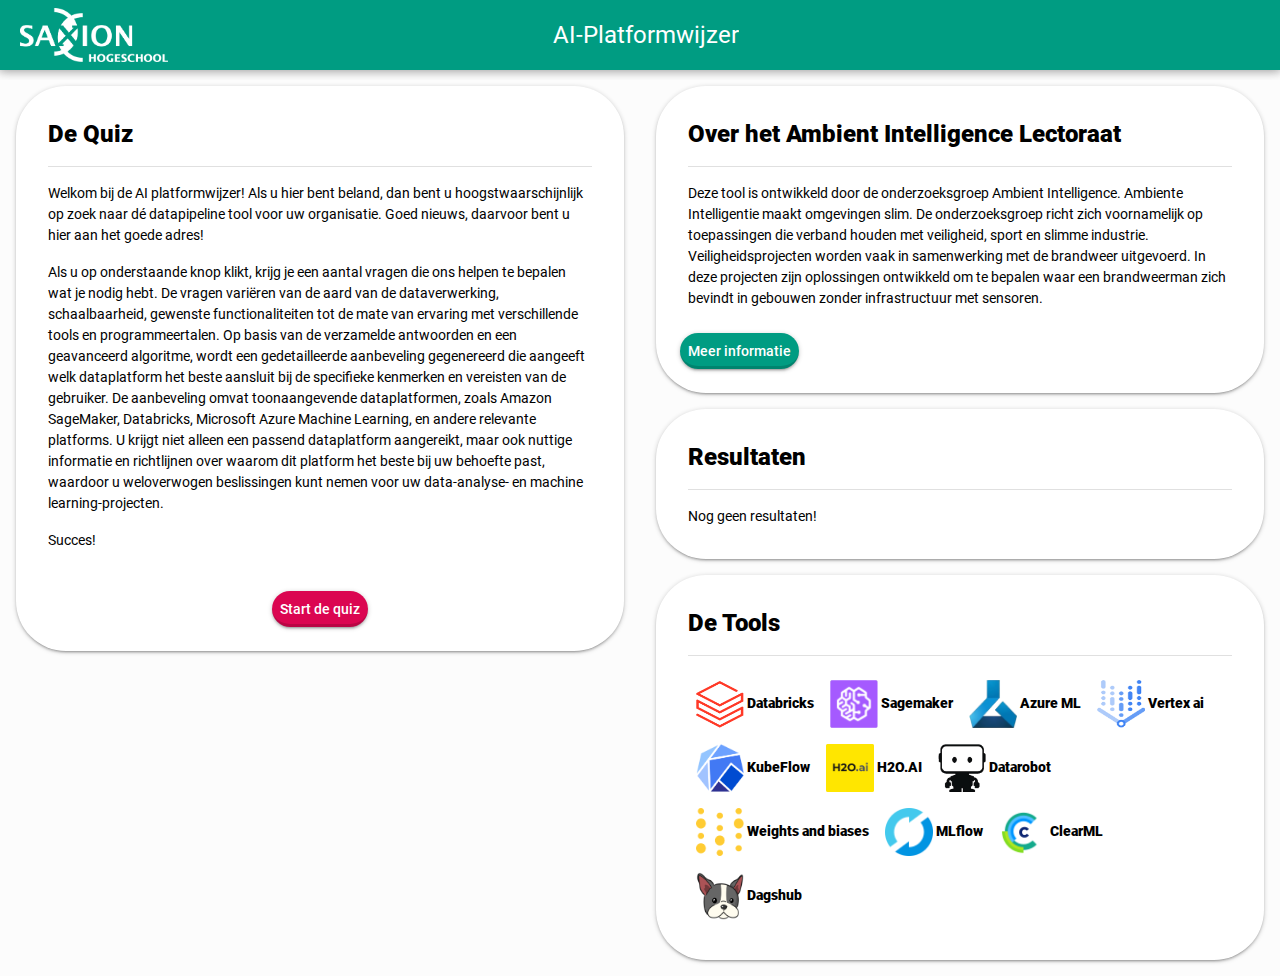
<file: index.html>
<!DOCTYPE html><html><head><title>AI-Platformwijzer</title><meta charset=utf-8><meta name=description content="A Quasar Project"><meta name=format-detection content="telephone=no"><meta name=msapplication-tap-highlight content=no><meta name=viewport content="user-scalable=no,initial-scale=1,maximum-scale=1,minimum-scale=1,width=device-width"><link rel=icon type=image/png sizes=128x128 href="./icons/favicon-128x128.png"><link rel=icon type=image/png sizes=96x96 href="./icons/favicon-96x96.png"><link rel=icon type=image/png sizes=32x32 href="./icons/favicon-32x32.png"><link rel=icon type=image/png sizes=16x16 href="./icons/favicon-16x16.png"><link rel=icon type=image/ico href="./favicon.ico">  <script type="module" crossorigin src="./assets/index.77e6b876.js"></script>
  <link rel="stylesheet" href="./assets/index.85083674.css">
</head><body><div id=q-app></div></body></html>
</file>
<file: assets/index.85083674.css>
@charset "UTF-8";@font-face{font-family:Roboto;font-style:normal;font-weight:100;src:url(./KFOkCnqEu92Fr1MmgVxIIzQ.34e9582c.woff) format("woff")}@font-face{font-family:Roboto;font-style:normal;font-weight:300;src:url(./KFOlCnqEu92Fr1MmSU5fBBc-.bf14c7d7.woff) format("woff")}@font-face{font-family:Roboto;font-style:normal;font-weight:400;src:url(./KFOmCnqEu92Fr1Mu4mxM.f2abf7fb.woff) format("woff")}@font-face{font-family:Roboto;font-style:normal;font-weight:500;src:url(./KFOlCnqEu92Fr1MmEU9fBBc-.9ce7f3ac.woff) format("woff")}@font-face{font-family:Roboto;font-style:normal;font-weight:700;src:url(./KFOlCnqEu92Fr1MmWUlfBBc-.e0fd57c0.woff) format("woff")}@font-face{font-family:Roboto;font-style:normal;font-weight:900;src:url(./KFOlCnqEu92Fr1MmYUtfBBc-.f6537e32.woff) format("woff")}@font-face{font-family:Material Icons;font-style:normal;font-weight:400;font-display:block;src:url(./flUhRq6tzZclQEJ-Vdg-IuiaDsNcIhQ8tQ.4a4dbc62.woff2) format("woff2"),url(./flUhRq6tzZclQEJ-Vdg-IuiaDsNa.fd84f88b.woff) format("woff")}.material-icons{font-family:Material Icons;font-weight:400;font-style:normal;display:inline-block;line-height:1;text-transform:none;letter-spacing:normal;word-wrap:normal;white-space:nowrap;direction:ltr;-webkit-font-smoothing:antialiased;text-rendering:optimizeLegibility;-moz-osx-font-smoothing:grayscale;font-feature-settings:"liga"}@keyframes fadeIn{0%{opacity:0}to{opacity:1}}.fadeIn{animation-name:fadeIn}@keyframes fadeOut{0%{opacity:1}to{opacity:0}}.fadeOut{animation-name:fadeOut}/*!
 * * Quasar Framework v2.14.3
 * * (c) 2015-present Razvan Stoenescu
 * * Released under the MIT License.
 * */*,*:before,*:after{box-sizing:inherit;-webkit-tap-highlight-color:transparent;-moz-tap-highlight-color:transparent}html,body,#q-app{width:100%;direction:ltr}body.platform-ios.within-iframe,body.platform-ios.within-iframe #q-app{width:100px;min-width:100%}html,body{margin:0;box-sizing:border-box}article,aside,details,figcaption,figure,footer,header,main,menu,nav,section,summary{display:block}abbr[title]{border-bottom:none;text-decoration:underline;-webkit-text-decoration:underline dotted;text-decoration:underline dotted}img{border-style:none}code,kbd,pre,samp{font-family:monospace,monospace;font-size:1em}hr{box-sizing:content-box;height:0;overflow:visible}button,input,optgroup,select,textarea{font:inherit;font-family:inherit;margin:0}optgroup{font-weight:700}button,input,select{overflow:visible;text-transform:none}button::-moz-focus-inner,input::-moz-focus-inner{border:0;padding:0}button:-moz-focusring,input:-moz-focusring{outline:1px dotted ButtonText}fieldset{padding:.35em .75em .625em}legend{box-sizing:border-box;color:inherit;display:table;max-width:100%;padding:0;white-space:normal}progress{vertical-align:baseline}textarea{overflow:auto}input[type=search]::-webkit-search-cancel-button,input[type=search]::-webkit-search-decoration{-webkit-appearance:none}.q-icon{line-height:1;width:1em;height:1em;flex-shrink:0;letter-spacing:normal;text-transform:none;white-space:nowrap;word-wrap:normal;direction:ltr;text-align:center;position:relative;box-sizing:content-box;fill:currentColor}.q-icon:before,.q-icon:after{width:100%;height:100%;display:flex!important;align-items:center;justify-content:center}.q-icon>svg,.q-icon>img{width:100%;height:100%}.q-icon,.material-icons,.material-icons-outlined,.material-icons-round,.material-icons-sharp,.material-symbols-outlined,.material-symbols-rounded,.material-symbols-sharp{-webkit-user-select:none;user-select:none;cursor:inherit;font-size:inherit;display:inline-flex;align-items:center;justify-content:center;vertical-align:middle}.q-panel{height:100%;width:100%}.q-panel>div{height:100%;width:100%}.q-panel-parent{overflow:hidden;position:relative}.q-loading-bar{position:fixed;z-index:9998;transition:transform .5s cubic-bezier(0,0,.2,1),opacity .5s;background:#f44336}.q-loading-bar--top{left:0;right:0;top:0;width:100%}.q-loading-bar--bottom{left:0;right:0;bottom:0;width:100%}.q-loading-bar--right{top:0;bottom:0;right:0;height:100%}.q-loading-bar--left{top:0;bottom:0;left:0;height:100%}.q-avatar{position:relative;vertical-align:middle;display:inline-block;border-radius:50%;font-size:48px;height:1em;width:1em}.q-avatar__content{font-size:.5em;line-height:.5em}.q-avatar__content,.q-avatar img:not(.q-icon):not(.q-img__image){border-radius:inherit;height:inherit;width:inherit}.q-avatar--square{border-radius:0}.q-badge{background-color:var(--q-primary);color:#fff;padding:2px 6px;border-radius:4px;font-size:12px;line-height:12px;min-height:12px;font-weight:400;vertical-align:baseline}.q-badge--single-line{white-space:nowrap}.q-badge--multi-line{word-break:break-all;word-wrap:break-word}.q-badge--floating{position:absolute;top:-4px;right:-3px;cursor:inherit}.q-badge--transparent{opacity:.8}.q-badge--outline{background-color:transparent;border:1px solid currentColor}.q-badge--rounded{border-radius:1em}.q-banner{min-height:54px;padding:8px 16px;background:#fff}.q-banner--top-padding{padding-top:14px}.q-banner__avatar{min-width:1px!important}.q-banner__avatar>.q-avatar{font-size:46px}.q-banner__avatar>.q-icon{font-size:40px}.q-banner__avatar:not(:empty)+.q-banner__content{padding-left:16px}.q-banner__actions.col-auto{padding-left:16px}.q-banner__actions.col-all .q-btn-item{margin:4px 0 0 4px}.q-banner--dense{min-height:32px;padding:8px}.q-banner--dense.q-banner--top-padding{padding-top:12px}.q-banner--dense .q-banner__avatar>.q-avatar,.q-banner--dense .q-banner__avatar>.q-icon{font-size:28px}.q-banner--dense .q-banner__avatar:not(:empty)+.q-banner__content{padding-left:8px}.q-banner--dense .q-banner__actions.col-auto{padding-left:8px}.q-bar{background:rgba(0,0,0,.2)}.q-bar>.q-icon{margin-left:2px}.q-bar>div,.q-bar>div+.q-icon{margin-left:8px}.q-bar>.q-btn{margin-left:2px}.q-bar>.q-icon:first-child,.q-bar>.q-btn:first-child,.q-bar>div:first-child{margin-left:0}.q-bar--standard{padding:0 12px;height:32px;font-size:18px}.q-bar--standard>div{font-size:16px}.q-bar--standard .q-btn{font-size:11px}.q-bar--dense{padding:0 8px;height:24px;font-size:14px}.q-bar--dense .q-btn{font-size:8px}.q-bar--dark{background:rgba(255,255,255,.15)}.q-breadcrumbs__el{color:inherit}.q-breadcrumbs__el-icon{font-size:125%}.q-breadcrumbs__el-icon--with-label{margin-right:8px}[dir=rtl] .q-breadcrumbs__separator .q-icon{transform:scaleX(-1)}.q-btn{display:inline-flex;flex-direction:column;align-items:stretch;position:relative;outline:0;border:0;vertical-align:middle;font-size:14px;line-height:1.715em;text-decoration:none;color:inherit;background:transparent;font-weight:500;text-transform:uppercase;text-align:center;width:auto;height:auto;cursor:default;padding:4px 16px;min-height:2.572em}.q-btn .q-icon,.q-btn .q-spinner{font-size:1.715em}.q-btn.disabled{opacity:.7!important}.q-btn:before{content:"";display:block;position:absolute;left:0;right:0;top:0;bottom:0;border-radius:inherit;box-shadow:0 1px 5px #0003,0 2px 2px #00000024,0 3px 1px -2px #0000001f}.q-btn--actionable{cursor:pointer}.q-btn--actionable.q-btn--standard:before{transition:box-shadow .3s cubic-bezier(.25,.8,.5,1)}.q-btn--actionable.q-btn--standard:active:before,.q-btn--actionable.q-btn--standard.q-btn--active:before{box-shadow:0 3px 5px -1px #0003,0 5px 8px #00000024,0 1px 14px #0000001f}.q-btn--no-uppercase{text-transform:none}.q-btn--rectangle{border-radius:3px}.q-btn--outline{background:transparent!important}.q-btn--outline:before{border:1px solid currentColor}.q-btn--push{border-radius:7px}.q-btn--push:before{border-bottom:3px solid rgba(0,0,0,.15)}.q-btn--push.q-btn--actionable{transition:transform .3s cubic-bezier(.25,.8,.5,1)}.q-btn--push.q-btn--actionable:before{transition:border-width .3s cubic-bezier(.25,.8,.5,1)}.q-btn--push.q-btn--actionable:active,.q-btn--push.q-btn--actionable.q-btn--active{transform:translateY(2px)}.q-btn--push.q-btn--actionable:active:before,.q-btn--push.q-btn--actionable.q-btn--active:before{border-bottom-width:0}.q-btn--rounded{border-radius:28px}.q-btn--round{border-radius:50%;padding:0;min-width:3em;min-height:3em}.q-btn--square{border-radius:0}.q-btn--flat:before,.q-btn--outline:before,.q-btn--unelevated:before{box-shadow:none}.q-btn--dense{padding:.285em;min-height:2em}.q-btn--dense.q-btn--round{padding:0;min-height:2.4em;min-width:2.4em}.q-btn--dense .on-left{margin-right:6px}.q-btn--dense .on-right{margin-left:6px}.q-btn--fab .q-icon,.q-btn--fab-mini .q-icon{font-size:24px}.q-btn--fab{padding:16px;min-height:56px;min-width:56px}.q-btn--fab .q-icon{margin:auto}.q-btn--fab-mini{padding:8px;min-height:40px;min-width:40px}.q-btn__content{transition:opacity .3s;z-index:0}.q-btn__content--hidden{opacity:0;pointer-events:none}.q-btn__progress{border-radius:inherit;z-index:0}.q-btn__progress-indicator{z-index:-1;transform:translate(-100%);background:rgba(255,255,255,.25)}.q-btn__progress--dark .q-btn__progress-indicator{background:rgba(0,0,0,.2)}.q-btn--flat .q-btn__progress-indicator,.q-btn--outline .q-btn__progress-indicator{opacity:.2;background:currentColor}.q-btn-dropdown--split .q-btn-dropdown__arrow-container{padding:0 4px}.q-btn-dropdown--split .q-btn-dropdown__arrow-container.q-btn--outline{border-left:1px solid currentColor}.q-btn-dropdown--split .q-btn-dropdown__arrow-container:not(.q-btn--outline){border-left:1px solid rgba(255,255,255,.3)}.q-btn-dropdown--simple *+.q-btn-dropdown__arrow{margin-left:8px}.q-btn-dropdown__arrow{transition:transform .28s}.q-btn-dropdown--current{flex-grow:1}.q-btn-group{border-radius:3px;box-shadow:0 1px 5px #0003,0 2px 2px #00000024,0 3px 1px -2px #0000001f;vertical-align:middle}.q-btn-group>.q-btn-item{border-radius:inherit;align-self:stretch}.q-btn-group>.q-btn-item:before{box-shadow:none}.q-btn-group>.q-btn-item .q-badge--floating{right:0}.q-btn-group>.q-btn-group{box-shadow:none}.q-btn-group>.q-btn-group:first-child>.q-btn:first-child{border-top-left-radius:inherit;border-bottom-left-radius:inherit}.q-btn-group>.q-btn-group:last-child>.q-btn:last-child{border-top-right-radius:inherit;border-bottom-right-radius:inherit}.q-btn-group>.q-btn-group:not(:first-child)>.q-btn:first-child:before{border-left:0}.q-btn-group>.q-btn-group:not(:last-child)>.q-btn:last-child:before{border-right:0}.q-btn-group>.q-btn-item:not(:last-child){border-top-right-radius:0;border-bottom-right-radius:0}.q-btn-group>.q-btn-item:not(:first-child){border-top-left-radius:0;border-bottom-left-radius:0}.q-btn-group>.q-btn-item.q-btn--standard:before{z-index:-1}.q-btn-group--push{border-radius:7px}.q-btn-group--push>.q-btn--push.q-btn--actionable{transform:none}.q-btn-group--push>.q-btn--push.q-btn--actionable .q-btn__content{transition:margin-top .3s cubic-bezier(.25,.8,.5,1),margin-bottom .3s cubic-bezier(.25,.8,.5,1)}.q-btn-group--push>.q-btn--push.q-btn--actionable:active .q-btn__content,.q-btn-group--push>.q-btn--push.q-btn--actionable.q-btn--active .q-btn__content{margin-top:2px;margin-bottom:-2px}.q-btn-group--rounded{border-radius:28px}.q-btn-group--square{border-radius:0}.q-btn-group--flat,.q-btn-group--outline,.q-btn-group--unelevated{box-shadow:none}.q-btn-group--outline>.q-separator{display:none}.q-btn-group--outline>.q-btn-item+.q-btn-item:before{border-left:0}.q-btn-group--outline>.q-btn-item:not(:last-child):before{border-right:0}.q-btn-group--stretch{align-self:stretch;border-radius:0}.q-btn-group--glossy>.q-btn-item{background-image:linear-gradient(to bottom,rgba(255,255,255,.3),rgba(255,255,255,0) 50%,rgba(0,0,0,.12) 51%,rgba(0,0,0,.04))!important}.q-btn-group--spread>.q-btn-group{display:flex!important}.q-btn-group--spread>.q-btn-item,.q-btn-group--spread>.q-btn-group>.q-btn-item:not(.q-btn-dropdown__arrow-container){width:auto;min-width:0;max-width:100%;flex:10000 1 0%}.q-btn-toggle{position:relative}.q-card{box-shadow:0 1px 5px #0003,0 2px 2px #00000024,0 3px 1px -2px #0000001f;border-radius:4px;vertical-align:top;background:#fff;position:relative}.q-card>div:first-child,.q-card>img:first-child{border-top:0;border-top-left-radius:inherit;border-top-right-radius:inherit}.q-card>div:last-child,.q-card>img:last-child{border-bottom:0;border-bottom-left-radius:inherit;border-bottom-right-radius:inherit}.q-card>div:not(:first-child),.q-card>img:not(:first-child){border-top-left-radius:0;border-top-right-radius:0}.q-card>div:not(:last-child),.q-card>img:not(:last-child){border-bottom-left-radius:0;border-bottom-right-radius:0}.q-card>div{border-left:0;border-right:0;box-shadow:none}.q-card--bordered{border:1px solid rgba(0,0,0,.12)}.q-card--dark{border-color:#ffffff47;box-shadow:0 1px 5px #fff3,0 2px 2px #ffffff24,0 3px 1px -2px #ffffff1f}.q-card__section{position:relative}.q-card__section--vert{padding:16px}.q-card__section--horiz>div:first-child,.q-card__section--horiz>img:first-child{border-top-left-radius:inherit;border-bottom-left-radius:inherit}.q-card__section--horiz>div:last-child,.q-card__section--horiz>img:last-child{border-top-right-radius:inherit;border-bottom-right-radius:inherit}.q-card__section--horiz>div:not(:first-child),.q-card__section--horiz>img:not(:first-child){border-top-left-radius:0;border-bottom-left-radius:0}.q-card__section--horiz>div:not(:last-child),.q-card__section--horiz>img:not(:last-child){border-top-right-radius:0;border-bottom-right-radius:0}.q-card__section--horiz>div{border-top:0;border-bottom:0;box-shadow:none}.q-card__actions{padding:8px;align-items:center}.q-card__actions .q-btn--rectangle{padding:0 8px}.q-card__actions--horiz>.q-btn-item+.q-btn-item,.q-card__actions--horiz>.q-btn-group+.q-btn-item,.q-card__actions--horiz>.q-btn-item+.q-btn-group{margin-left:8px}.q-card__actions--vert>.q-btn-item.q-btn--round{align-self:center}.q-card__actions--vert>.q-btn-item+.q-btn-item,.q-card__actions--vert>.q-btn-group+.q-btn-item,.q-card__actions--vert>.q-btn-item+.q-btn-group{margin-top:4px}.q-card__actions--vert>.q-btn-group>.q-btn-item{flex-grow:1}.q-card>img{display:block;width:100%;max-width:100%;border:0}.q-carousel{background-color:#fff;height:400px}.q-carousel__slide{min-height:100%;background-size:cover;background-position:50%}.q-carousel__slide,.q-carousel .q-carousel--padding{padding:16px}.q-carousel__slides-container{height:100%}.q-carousel__control{color:#fff}.q-carousel__arrow{pointer-events:none}.q-carousel__arrow .q-icon{font-size:28px}.q-carousel__arrow .q-btn{pointer-events:all}.q-carousel__prev-arrow--horizontal,.q-carousel__next-arrow--horizontal{top:16px;bottom:16px}.q-carousel__prev-arrow--horizontal{left:16px}.q-carousel__next-arrow--horizontal{right:16px}.q-carousel__prev-arrow--vertical,.q-carousel__next-arrow--vertical{left:16px;right:16px}.q-carousel__prev-arrow--vertical{top:16px}.q-carousel__next-arrow--vertical{bottom:16px}.q-carousel__navigation--top,.q-carousel__navigation--bottom{left:16px;right:16px;overflow-x:auto;overflow-y:hidden}.q-carousel__navigation--top{top:16px}.q-carousel__navigation--bottom{bottom:16px}.q-carousel__navigation--left,.q-carousel__navigation--right{top:16px;bottom:16px;overflow-x:hidden;overflow-y:auto}.q-carousel__navigation--left>.q-carousel__navigation-inner,.q-carousel__navigation--right>.q-carousel__navigation-inner{flex-direction:column}.q-carousel__navigation--left{left:16px}.q-carousel__navigation--right{right:16px}.q-carousel__navigation-inner{flex:1 1 auto}.q-carousel__navigation .q-btn{margin:6px 4px;padding:5px}.q-carousel__navigation-icon--inactive{opacity:.7}.q-carousel .q-carousel__thumbnail{margin:2px;height:50px;width:auto;display:inline-block;cursor:pointer;border:1px solid transparent;border-radius:4px;vertical-align:middle;opacity:.7;transition:opacity .3s}.q-carousel .q-carousel__thumbnail:hover,.q-carousel .q-carousel__thumbnail--active{opacity:1}.q-carousel .q-carousel__thumbnail--active{border-color:currentColor;cursor:default}.q-carousel--navigation-top.q-carousel--with-padding .q-carousel__slide,.q-carousel--navigation-top .q-carousel--padding,.q-carousel--arrows-vertical.q-carousel--with-padding .q-carousel__slide,.q-carousel--arrows-vertical .q-carousel--padding{padding-top:60px}.q-carousel--navigation-bottom.q-carousel--with-padding .q-carousel__slide,.q-carousel--navigation-bottom .q-carousel--padding,.q-carousel--arrows-vertical.q-carousel--with-padding .q-carousel__slide,.q-carousel--arrows-vertical .q-carousel--padding{padding-bottom:60px}.q-carousel--navigation-left.q-carousel--with-padding .q-carousel__slide,.q-carousel--navigation-left .q-carousel--padding,.q-carousel--arrows-horizontal.q-carousel--with-padding .q-carousel__slide,.q-carousel--arrows-horizontal .q-carousel--padding{padding-left:60px}.q-carousel--navigation-right.q-carousel--with-padding .q-carousel__slide,.q-carousel--navigation-right .q-carousel--padding,.q-carousel--arrows-horizontal.q-carousel--with-padding .q-carousel__slide,.q-carousel--arrows-horizontal .q-carousel--padding{padding-right:60px}.q-carousel.fullscreen{height:100%}.q-message-name,.q-message-stamp,.q-message-label{font-size:small}.q-message-label{margin:24px 0;text-align:center}.q-message-stamp{color:inherit;margin-top:4px;opacity:.6;display:none}.q-message-avatar{border-radius:50%;width:48px;height:48px;min-width:48px}.q-message{margin-bottom:8px}.q-message:first-child .q-message-label{margin-top:0}.q-message-avatar--received{margin-right:8px}.q-message-text--received{color:#81c784;border-radius:4px 4px 4px 0}.q-message-text--received:last-child:before{right:100%;border-right:0 solid transparent;border-left:8px solid transparent;border-bottom:8px solid currentColor}.q-message-text-content--received{color:#000}.q-message-name--sent{text-align:right}.q-message-avatar--sent{margin-left:8px}.q-message-container--sent{flex-direction:row-reverse}.q-message-text--sent{color:#e0e0e0;border-radius:4px 4px 0}.q-message-text--sent:last-child:before{left:100%;border-left:0 solid transparent;border-right:8px solid transparent;border-bottom:8px solid currentColor}.q-message-text-content--sent{color:#000}.q-message-text{background:currentColor;padding:8px;line-height:1.2;word-break:break-word;position:relative}.q-message-text+.q-message-text{margin-top:3px}.q-message-text:last-child{min-height:48px}.q-message-text:last-child .q-message-stamp{display:block}.q-message-text:last-child:before{content:"";position:absolute;bottom:0;width:0;height:0}.q-checkbox{vertical-align:middle}.q-checkbox__native{width:1px;height:1px}.q-checkbox__bg,.q-checkbox__icon-container{-webkit-user-select:none;user-select:none}.q-checkbox__bg{top:25%;left:25%;width:50%;height:50%;border:2px solid currentColor;border-radius:2px;transition:background .22s cubic-bezier(0,0,.2,1) 0ms;-webkit-print-color-adjust:exact}.q-checkbox__icon{color:currentColor;font-size:.5em}.q-checkbox__svg{color:#fff}.q-checkbox__truthy{stroke:currentColor;stroke-width:3.12px;stroke-dashoffset:29.78334;stroke-dasharray:29.78334}.q-checkbox__indet{fill:currentColor;transform-origin:50% 50%;transform:rotate(-280deg) scale(0)}.q-checkbox__inner{font-size:40px;width:1em;min-width:1em;height:1em;outline:0;border-radius:50%;color:#0000008a}.q-checkbox__inner--truthy,.q-checkbox__inner--indet{color:var(--q-primary)}.q-checkbox__inner--truthy .q-checkbox__bg,.q-checkbox__inner--indet .q-checkbox__bg{background:currentColor}.q-checkbox__inner--truthy path{stroke-dashoffset:0;transition:stroke-dashoffset .18s cubic-bezier(.4,0,.6,1) 0ms}.q-checkbox__inner--indet .q-checkbox__indet{transform:rotate(0) scale(1);transition:transform .22s cubic-bezier(0,0,.2,1) 0ms}.q-checkbox.disabled{opacity:.75!important}.q-checkbox--dark .q-checkbox__inner{color:#ffffffb3}.q-checkbox--dark .q-checkbox__inner:before{opacity:.32!important}.q-checkbox--dark .q-checkbox__inner--truthy,.q-checkbox--dark .q-checkbox__inner--indet{color:var(--q-primary)}.q-checkbox--dense .q-checkbox__inner{width:.5em;min-width:.5em;height:.5em}.q-checkbox--dense .q-checkbox__bg{left:5%;top:5%;width:90%;height:90%}.q-checkbox--dense .q-checkbox__label{padding-left:.5em}.q-checkbox--dense.reverse .q-checkbox__label{padding-left:0;padding-right:.5em}body.desktop .q-checkbox:not(.disabled) .q-checkbox__inner:before{content:"";position:absolute;top:0;right:0;bottom:0;left:0;border-radius:50%;background:currentColor;opacity:.12;transform:scale3d(0,0,1);transition:transform .22s cubic-bezier(0,0,.2,1)}body.desktop .q-checkbox:not(.disabled):focus .q-checkbox__inner:before,body.desktop .q-checkbox:not(.disabled):hover .q-checkbox__inner:before{transform:scaleZ(1)}body.desktop .q-checkbox--dense:not(.disabled):focus .q-checkbox__inner:before,body.desktop .q-checkbox--dense:not(.disabled):hover .q-checkbox__inner:before{transform:scale3d(1.4,1.4,1)}.q-chip{vertical-align:middle;border-radius:16px;outline:0;position:relative;height:2em;max-width:100%;margin:4px;background:#e0e0e0;color:#000000de;font-size:14px;padding:.5em .9em}.q-chip--colored .q-chip__icon,.q-chip--dark .q-chip__icon{color:inherit}.q-chip--outline{background:transparent!important;border:1px solid currentColor}.q-chip .q-avatar{font-size:2em;margin-left:-.45em;margin-right:.2em;border-radius:16px}.q-chip--selected .q-avatar{display:none}.q-chip__icon{color:#0000008a;font-size:1.5em;margin:-.2em}.q-chip__icon--left{margin-right:.2em}.q-chip__icon--right{margin-left:.2em}.q-chip__icon--remove{margin-left:.1em;margin-right:-.5em;opacity:.6;outline:0}.q-chip__icon--remove:hover,.q-chip__icon--remove:focus{opacity:1}.q-chip__content{white-space:nowrap}.q-chip--dense{border-radius:12px;padding:0 .4em;height:1.5em}.q-chip--dense .q-avatar{font-size:1.5em;margin-left:-.27em;margin-right:.1em;border-radius:12px}.q-chip--dense .q-chip__icon{font-size:1.25em}.q-chip--dense .q-chip__icon--left{margin-right:.195em}.q-chip--dense .q-chip__icon--remove{margin-right:-.25em}.q-chip--square{border-radius:4px}.q-chip--square .q-avatar{border-radius:3px 0 0 3px}body.desktop .q-chip--clickable:focus{box-shadow:0 1px 3px #0003,0 1px 1px #00000024,0 2px 1px -1px #0000001f}body.desktop.body--dark .q-chip--clickable:focus{box-shadow:0 1px 3px #fff3,0 1px 1px #ffffff24,0 2px 1px -1px #ffffff1f}.q-circular-progress{display:inline-block;position:relative;vertical-align:middle;width:1em;height:1em;line-height:1}.q-circular-progress.q-focusable{border-radius:50%}.q-circular-progress__svg{width:100%;height:100%}.q-circular-progress__text{font-size:.25em}.q-circular-progress--indeterminate .q-circular-progress__svg{transform-origin:50% 50%;animation:q-spin 2s linear infinite}.q-circular-progress--indeterminate .q-circular-progress__circle{stroke-dasharray:1 400;stroke-dashoffset:0;animation:q-circular-progress-circle 1.5s ease-in-out infinite}@keyframes q-circular-progress-circle{0%{stroke-dasharray:1,400;stroke-dashoffset:0}50%{stroke-dasharray:400,400;stroke-dashoffset:-100}to{stroke-dasharray:400,400;stroke-dashoffset:-300}}.q-color-picker{overflow:hidden;background:#fff;max-width:350px;vertical-align:top;min-width:180px;border-radius:4px;box-shadow:0 1px 5px #0003,0 2px 2px #00000024,0 3px 1px -2px #0000001f}.q-color-picker .q-tab{padding:0!important}.q-color-picker--bordered{border:1px solid rgba(0,0,0,.12)}.q-color-picker__header-tabs{height:32px}.q-color-picker__header input{line-height:24px;border:0}.q-color-picker__header .q-tab{min-height:32px!important;height:32px!important}.q-color-picker__header .q-tab--inactive{background:linear-gradient(to top,rgba(0,0,0,.3) 0%,rgba(0,0,0,.15) 25%,rgba(0,0,0,.1))}.q-color-picker__error-icon{bottom:2px;right:2px;font-size:24px;opacity:0;transition:opacity .3s ease-in}.q-color-picker__header-content{position:relative;background:#fff}.q-color-picker__header-content--light{color:#000}.q-color-picker__header-content--dark{color:#fff}.q-color-picker__header-content--dark .q-tab--inactive:before{content:"";position:absolute;top:0;right:0;bottom:0;left:0;background:rgba(255,255,255,.2)}.q-color-picker__header-banner{height:36px}.q-color-picker__header-bg{background:#fff;background-image:url([data-uri])!important}.q-color-picker__footer{height:36px}.q-color-picker__footer .q-tab{min-height:36px!important;height:36px!important}.q-color-picker__footer .q-tab--inactive{background:linear-gradient(to bottom,rgba(0,0,0,.3) 0%,rgba(0,0,0,.15) 25%,rgba(0,0,0,.1))}.q-color-picker__spectrum{width:100%;height:100%}.q-color-picker__spectrum-tab{padding:0!important}.q-color-picker__spectrum-white{background:linear-gradient(to right,#fff,rgba(255,255,255,0))}.q-color-picker__spectrum-black{background:linear-gradient(to top,#000,rgba(0,0,0,0))}.q-color-picker__spectrum-circle{width:10px;height:10px;box-shadow:0 0 0 1.5px #fff,inset 0 0 1px 1px #0000004d,0 0 1px 2px #0006;border-radius:50%;transform:translate(-5px,-5px)}.q-color-picker__hue .q-slider__track{background:linear-gradient(to right,#f00 0%,#ff0 17%,#0f0 33%,#0ff 50%,#00f 67%,#f0f 83%,#f00 100%)!important;opacity:1}.q-color-picker__alpha .q-slider__track-container{padding-top:0}.q-color-picker__alpha .q-slider__track:before{content:"";position:absolute;top:0;right:0;bottom:0;left:0;border-radius:inherit;background:linear-gradient(90deg,rgba(255,255,255,0),#757575)}.q-color-picker__sliders{padding:0 16px}.q-color-picker__sliders .q-slider__thumb{color:#424242}.q-color-picker__sliders .q-slider__thumb path{stroke-width:2px;fill:transparent}.q-color-picker__sliders .q-slider--active path{stroke-width:3px}.q-color-picker__tune-tab .q-slider{margin-left:18px;margin-right:18px}.q-color-picker__tune-tab input{font-size:11px;border:1px solid #e0e0e0;border-radius:4px;width:3.5em}.q-color-picker__palette-tab{padding:0!important}.q-color-picker__palette-rows--editable .q-color-picker__cube{cursor:pointer}.q-color-picker__cube{padding-bottom:10%;width:10%!important}.q-color-picker input{color:inherit;background:transparent;outline:0;text-align:center}.q-color-picker .q-tabs{overflow:hidden}.q-color-picker .q-tab--active{box-shadow:0 0 14px 3px #0003}.q-color-picker .q-tab--active .q-focus-helper,.q-color-picker .q-tab__indicator{display:none}.q-color-picker .q-tab-panels{background:inherit}.q-color-picker--dark{box-shadow:0 1px 5px #fff3,0 2px 2px #ffffff24,0 3px 1px -2px #ffffff1f}.q-color-picker--dark .q-color-picker__tune-tab input{border:1px solid rgba(255,255,255,.3)}.q-color-picker--dark .q-slider__thumb{color:#fafafa}.q-date{display:inline-flex;box-shadow:0 1px 5px #0003,0 2px 2px #00000024,0 3px 1px -2px #0000001f;border-radius:4px;background:#fff;width:290px;min-width:290px;max-width:100%}.q-date--bordered{border:1px solid rgba(0,0,0,.12)}.q-date__header{border-top-left-radius:inherit;color:#fff;background-color:var(--q-primary);padding:16px}.q-date__actions{padding:0 16px 16px}.q-date__content,.q-date__main{outline:0}.q-date__content .q-btn{font-weight:400}.q-date__header-link{opacity:.64;outline:0;transition:opacity .3s ease-out}.q-date__header-link--active,.q-date__header-link:hover,.q-date__header-link:focus{opacity:1}.q-date__header-subtitle{font-size:14px;line-height:1.75;letter-spacing:.00938em}.q-date__header-title-label{font-size:24px;line-height:1.2;letter-spacing:.00735em}.q-date__view{height:100%;width:100%;min-height:290px;padding:16px}.q-date__navigation{height:12.5%}.q-date__navigation>div:first-child{width:8%;min-width:24px;justify-content:flex-end}.q-date__navigation>div:last-child{width:8%;min-width:24px;justify-content:flex-start}.q-date__calendar-weekdays{height:12.5%}.q-date__calendar-weekdays>div{opacity:.38;font-size:12px}.q-date__calendar-item{display:inline-flex;align-items:center;justify-content:center;vertical-align:middle;width:14.285%!important;height:12.5%!important;position:relative;padding:1px}.q-date__calendar-item:after{content:"";position:absolute;pointer-events:none;top:1px;right:0;bottom:1px;left:0;border-style:dashed;border-color:transparent;border-width:1px}.q-date__calendar-item>div,.q-date__calendar-item button{width:30px;height:30px;border-radius:50%}.q-date__calendar-item>div{line-height:30px;text-align:center}.q-date__calendar-item>button{line-height:22px}.q-date__calendar-item--out{opacity:.18}.q-date__calendar-item--fill{visibility:hidden}.q-date__range:before,.q-date__range-from:before,.q-date__range-to:before{content:"";background-color:currentColor;position:absolute;top:1px;bottom:1px;left:0;right:0;opacity:.3}.q-date__range:nth-child(7n-6):before,.q-date__range-from:nth-child(7n-6):before,.q-date__range-to:nth-child(7n-6):before{border-top-left-radius:0;border-bottom-left-radius:0}.q-date__range:nth-child(7n):before,.q-date__range-from:nth-child(7n):before,.q-date__range-to:nth-child(7n):before{border-top-right-radius:0;border-bottom-right-radius:0}.q-date__range-from:before{left:50%}.q-date__range-to:before{right:50%}.q-date__edit-range:after{border-color:currentColor transparent}.q-date__edit-range:nth-child(7n-6):after{border-top-left-radius:0;border-bottom-left-radius:0}.q-date__edit-range:nth-child(7n):after{border-top-right-radius:0;border-bottom-right-radius:0}.q-date__edit-range-from:after,.q-date__edit-range-from-to:after{left:4px;border-left-color:currentColor;border-top-color:currentColor;border-bottom-color:currentColor;border-top-left-radius:28px;border-bottom-left-radius:28px}.q-date__edit-range-to:after,.q-date__edit-range-from-to:after{right:4px;border-right-color:currentColor;border-top-color:currentColor;border-bottom-color:currentColor;border-top-right-radius:28px;border-bottom-right-radius:28px}.q-date__calendar-days-container{height:75%;min-height:192px}.q-date__calendar-days>div{height:16.66%!important}.q-date__event{position:absolute;bottom:2px;left:50%;height:5px;width:8px;border-radius:5px;background-color:var(--q-secondary);transform:translate3d(-50%,0,0)}.q-date__today{box-shadow:0 0 1px 0 currentColor}.q-date__years-content{padding:0 8px}.q-date__years-item,.q-date__months-item{flex:0 0 33.3333%}.q-date.disabled .q-date__header,.q-date.disabled .q-date__content,.q-date--readonly .q-date__header,.q-date--readonly .q-date__content{pointer-events:none}.q-date--readonly .q-date__navigation{display:none}.q-date--portrait{flex-direction:column}.q-date--portrait-standard .q-date__content{height:calc(100% - 86px)}.q-date--portrait-standard .q-date__header{border-top-right-radius:inherit;height:86px}.q-date--portrait-standard .q-date__header-title{align-items:center;height:30px}.q-date--portrait-minimal .q-date__content{height:100%}.q-date--landscape{flex-direction:row;align-items:stretch;min-width:420px}.q-date--landscape>div{display:flex;flex-direction:column}.q-date--landscape .q-date__content{height:100%}.q-date--landscape-standard{min-width:420px}.q-date--landscape-standard .q-date__header{border-bottom-left-radius:inherit;min-width:110px;width:110px}.q-date--landscape-standard .q-date__header-title{flex-direction:column}.q-date--landscape-standard .q-date__header-today{margin-top:12px;margin-left:-8px}.q-date--landscape-minimal{width:310px}.q-date--dark{box-shadow:0 1px 5px #fff3,0 2px 2px #ffffff24,0 3px 1px -2px #ffffff1f;border-color:#ffffff47}.q-dialog__title{font-size:1.25rem;font-weight:500;line-height:2rem;letter-spacing:.0125em}.q-dialog__progress{font-size:4rem}.q-dialog__inner{outline:0}.q-dialog__inner>div{pointer-events:all;overflow:auto;-webkit-overflow-scrolling:touch;will-change:scroll-position;border-radius:4px}.q-dialog__inner--square>div{border-radius:0!important}.q-dialog__inner>.q-card>.q-card__actions .q-btn--rectangle{min-width:64px}.q-dialog__inner--minimized{padding:24px}.q-dialog__inner--minimized>div{max-height:calc(100vh - 48px)}.q-dialog__inner--maximized>div{height:100%;width:100%;max-height:100vh;max-width:100vw;border-radius:0!important;top:0!important;left:0!important}.q-dialog__inner--top,.q-dialog__inner--bottom{padding-top:0!important;padding-bottom:0!important}.q-dialog__inner--right,.q-dialog__inner--left{padding-right:0!important;padding-left:0!important}.q-dialog__inner--left:not(.q-dialog__inner--animating)>div,.q-dialog__inner--top:not(.q-dialog__inner--animating)>div{border-top-left-radius:0}.q-dialog__inner--right:not(.q-dialog__inner--animating)>div,.q-dialog__inner--top:not(.q-dialog__inner--animating)>div{border-top-right-radius:0}.q-dialog__inner--left:not(.q-dialog__inner--animating)>div,.q-dialog__inner--bottom:not(.q-dialog__inner--animating)>div{border-bottom-left-radius:0}.q-dialog__inner--right:not(.q-dialog__inner--animating)>div,.q-dialog__inner--bottom:not(.q-dialog__inner--animating)>div{border-bottom-right-radius:0}.q-dialog__inner--fullwidth>div{width:100%!important;max-width:100%!important}.q-dialog__inner--fullheight>div{height:100%!important;max-height:100%!important}.q-dialog__backdrop{z-index:-1;pointer-events:all;outline:0;background:rgba(0,0,0,.4)}body.platform-ios .q-dialog__inner--minimized>div,body.platform-android:not(.native-mobile) .q-dialog__inner--minimized>div{max-height:calc(100vh - 108px)}body.q-ios-padding .q-dialog__inner{padding-top:20px!important;padding-top:env(safe-area-inset-top)!important;padding-bottom:env(safe-area-inset-bottom)!important}body.q-ios-padding .q-dialog__inner>div{max-height:calc(100vh - env(safe-area-inset-top) - env(safe-area-inset-bottom))!important}@media (max-width: 599.98px){.q-dialog__inner--top,.q-dialog__inner--bottom{padding-left:0;padding-right:0}.q-dialog__inner--top>div,.q-dialog__inner--bottom>div{width:100%!important}}@media (min-width: 600px){.q-dialog__inner--minimized>div{max-width:560px}}.q-body--dialog{overflow:hidden}.q-bottom-sheet{padding-bottom:8px}.q-bottom-sheet__avatar{border-radius:50%}.q-bottom-sheet--list{width:400px}.q-bottom-sheet--list .q-icon,.q-bottom-sheet--list img{font-size:24px;width:24px;height:24px}.q-bottom-sheet--grid{width:700px}.q-bottom-sheet--grid .q-bottom-sheet__item{padding:8px;text-align:center;min-width:100px}.q-bottom-sheet--grid .q-icon,.q-bottom-sheet--grid img,.q-bottom-sheet--grid .q-bottom-sheet__empty-icon{font-size:48px;width:48px;height:48px;margin-bottom:8px}.q-bottom-sheet--grid .q-separator{margin:12px 0}.q-bottom-sheet__item{flex:0 0 33.3333%}@media (min-width: 600px){.q-bottom-sheet__item{flex:0 0 25%}}.q-dialog-plugin{width:400px}.q-dialog-plugin__form{max-height:50vh}.q-dialog-plugin .q-card__section+.q-card__section{padding-top:0}.q-dialog-plugin--progress{text-align:center}.q-editor{border:1px solid rgba(0,0,0,.12);border-radius:4px;background-color:#fff}.q-editor.disabled{border-style:dashed}.q-editor>div:first-child,.q-editor__toolbars-container,.q-editor__toolbars-container>div:first-child{border-top-left-radius:inherit;border-top-right-radius:inherit}.q-editor__content{outline:0;padding:10px;min-height:10em;border-bottom-left-radius:inherit;border-bottom-right-radius:inherit;overflow:auto;max-width:100%}.q-editor__content pre{white-space:pre-wrap}.q-editor__content hr{border:0;outline:0;margin:1px;height:1px;background:rgba(0,0,0,.12)}.q-editor__content:empty:not(:focus):before{content:attr(placeholder);opacity:.7}.q-editor__toolbar{border-bottom:1px solid rgba(0,0,0,.12);min-height:32px}.q-editor__toolbars-container{max-width:100%}.q-editor .q-btn{margin:4px}.q-editor__toolbar-group{position:relative;margin:0 4px}.q-editor__toolbar-group+.q-editor__toolbar-group:before{content:"";position:absolute;left:-4px;top:4px;bottom:4px;width:1px;background:rgba(0,0,0,.12)}.q-editor__link-input{color:inherit;text-decoration:none;text-transform:none;border:none;border-radius:0;background:none;outline:0}.q-editor--flat,.q-editor--flat .q-editor__toolbar{border:0}.q-editor--dense .q-editor__toolbar-group{display:flex;align-items:center;flex-wrap:nowrap}.q-editor--dark{border-color:#ffffff47}.q-editor--dark .q-editor__content hr{background:rgba(255,255,255,.28)}.q-editor--dark .q-editor__toolbar{border-color:#ffffff47}.q-editor--dark .q-editor__toolbar-group+.q-editor__toolbar-group:before{background:rgba(255,255,255,.28)}.q-expansion-item__border{opacity:0}.q-expansion-item__toggle-icon{position:relative;transition:transform .3s}.q-expansion-item__toggle-icon--rotated{transform:rotate(180deg)}.q-expansion-item__toggle-focus{width:1em!important;height:1em!important;position:relative!important}.q-expansion-item__toggle-focus+.q-expansion-item__toggle-icon{margin-top:-1em}.q-expansion-item--standard.q-expansion-item--expanded>div>.q-expansion-item__border{opacity:1}.q-expansion-item--popup{transition:padding .5s}.q-expansion-item--popup>.q-expansion-item__container{border:1px solid rgba(0,0,0,.12)}.q-expansion-item--popup>.q-expansion-item__container>.q-separator{display:none}.q-expansion-item--popup.q-expansion-item--collapsed{padding:0 15px}.q-expansion-item--popup.q-expansion-item--expanded{padding:15px 0}.q-expansion-item--popup.q-expansion-item--expanded+.q-expansion-item--popup.q-expansion-item--expanded{padding-top:0}.q-expansion-item--popup.q-expansion-item--collapsed:not(:first-child)>.q-expansion-item__container{border-top-width:0}.q-expansion-item--popup.q-expansion-item--expanded+.q-expansion-item--popup.q-expansion-item--collapsed>.q-expansion-item__container{border-top-width:1px}.q-expansion-item__content>.q-card{box-shadow:none;border-radius:0}.q-expansion-item:first-child>div>.q-expansion-item__border--top{opacity:0}.q-expansion-item:last-child>div>.q-expansion-item__border--bottom{opacity:0}.q-expansion-item--expanded+.q-expansion-item--expanded>div>.q-expansion-item__border--top{opacity:0}.q-expansion-item--expanded .q-textarea--autogrow textarea{animation:q-expansion-done 0s}@keyframes q-expansion-done{0%{--q-exp-done: 1}}.z-fab{z-index:990}.q-fab{position:relative;vertical-align:middle}.q-fab>.q-btn{width:100%}.q-fab--form-rounded{border-radius:28px}.q-fab--form-square{border-radius:4px}.q-fab__icon,.q-fab__active-icon{transition:opacity .4s,transform .4s}.q-fab__icon{opacity:1;transform:rotate(0)}.q-fab__active-icon{opacity:0;transform:rotate(-180deg)}.q-fab__label--external{position:absolute;padding:0 8px;transition:opacity .18s cubic-bezier(.65,.815,.735,.395)}.q-fab__label--external-hidden{opacity:0;pointer-events:none}.q-fab__label--external-left{top:50%;left:-12px;transform:translate(-100%,-50%)}.q-fab__label--external-right{top:50%;right:-12px;transform:translate(100%,-50%)}.q-fab__label--external-bottom{bottom:-12px;left:50%;transform:translate(-50%,100%)}.q-fab__label--external-top{top:-12px;left:50%;transform:translate(-50%,-100%)}.q-fab__label--internal{padding:0;transition:font-size .12s cubic-bezier(.65,.815,.735,.395),max-height .12s cubic-bezier(.65,.815,.735,.395),opacity .07s cubic-bezier(.65,.815,.735,.395);max-height:30px}.q-fab__label--internal-hidden{font-size:0;opacity:0}.q-fab__label--internal-top{padding-bottom:.12em}.q-fab__label--internal-bottom{padding-top:.12em}.q-fab__label--internal-top.q-fab__label--internal-hidden,.q-fab__label--internal-bottom.q-fab__label--internal-hidden{max-height:0}.q-fab__label--internal-left{padding-left:.285em;padding-right:.571em}.q-fab__label--internal-right{padding-right:.285em;padding-left:.571em}.q-fab__icon-holder{min-width:24px;min-height:24px;position:relative}.q-fab__icon-holder--opened .q-fab__icon{transform:rotate(180deg);opacity:0}.q-fab__icon-holder--opened .q-fab__active-icon{transform:rotate(0);opacity:1}.q-fab__actions{position:absolute;opacity:0;transition:transform .18s ease-in,opacity .18s ease-in;pointer-events:none;align-items:center;justify-content:center;align-self:center;padding:3px}.q-fab__actions .q-btn{margin:5px}.q-fab__actions--right{transform-origin:0 50%;transform:scale(.4) translate(-62px);height:56px;left:100%;margin-left:9px}.q-fab__actions--left{transform-origin:100% 50%;transform:scale(.4) translate(62px);height:56px;right:100%;margin-right:9px;flex-direction:row-reverse}.q-fab__actions--up{transform-origin:50% 100%;transform:scale(.4) translateY(62px);width:56px;bottom:100%;margin-bottom:9px;flex-direction:column-reverse}.q-fab__actions--down{transform-origin:50% 0;transform:scale(.4) translateY(-62px);width:56px;top:100%;margin-top:9px;flex-direction:column}.q-fab__actions--up,.q-fab__actions--down{left:50%;margin-left:-28px}.q-fab__actions--opened{opacity:1;transform:scale(1) translate(.1px);pointer-events:all}.q-fab--align-left>.q-fab__actions--up,.q-fab--align-left>.q-fab__actions--down{align-items:flex-start;left:28px}.q-fab--align-right>.q-fab__actions--up,.q-fab--align-right>.q-fab__actions--down{align-items:flex-end;left:auto;right:0}.q-field{font-size:14px}.q-field ::-ms-clear,.q-field ::-ms-reveal{display:none}.q-field--with-bottom{padding-bottom:20px}.q-field__marginal{height:56px;color:#0000008a;font-size:24px}.q-field__marginal>*+*{margin-left:2px}.q-field__marginal .q-avatar{font-size:32px}.q-field__before,.q-field__prepend{padding-right:12px}.q-field__after,.q-field__append{padding-left:12px}.q-field__after:empty,.q-field__append:empty{display:none}.q-field__append+.q-field__append{padding-left:2px}.q-field__inner{text-align:left}.q-field__bottom{font-size:12px;min-height:20px;line-height:1;color:#0000008a;padding:8px 12px 0;backface-visibility:hidden}.q-field__bottom--animated{transform:translateY(100%);position:absolute;left:0;right:0;bottom:0}.q-field__messages{line-height:1}.q-field__messages>div{word-break:break-word;word-wrap:break-word;overflow-wrap:break-word}.q-field__messages>div+div{margin-top:4px}.q-field__counter{padding-left:8px;line-height:1}.q-field--item-aligned{padding:8px 16px}.q-field--item-aligned .q-field__before{min-width:56px}.q-field__control-container{height:inherit}.q-field__control{color:var(--q-primary);height:56px;max-width:100%;outline:none}.q-field__control:before,.q-field__control:after{content:"";position:absolute;top:0;right:0;bottom:0;left:0;pointer-events:none}.q-field__control:before{border-radius:inherit}.q-field__shadow{top:8px;opacity:0;overflow:hidden;white-space:pre-wrap;transition:opacity .36s cubic-bezier(.4,0,.2,1)}.q-field__shadow+.q-field__native::placeholder{transition:opacity .36s cubic-bezier(.4,0,.2,1)}.q-field__shadow+.q-field__native:focus::placeholder{opacity:0}.q-field__native,.q-field__prefix,.q-field__suffix,.q-field__input{font-weight:400;line-height:28px;letter-spacing:.00937em;text-decoration:inherit;text-transform:inherit;border:none;border-radius:0;background:none;color:#000000de;outline:0;padding:6px 0}.q-field__native,.q-field__input{width:100%;min-width:0;outline:0!important;-webkit-user-select:auto;user-select:auto}.q-field__native:-webkit-autofill,.q-field__input:-webkit-autofill{-webkit-animation-name:q-autofill;-webkit-animation-fill-mode:both}.q-field__native:-webkit-autofill+.q-field__label,.q-field__input:-webkit-autofill+.q-field__label{transform:translateY(-40%) scale(.75)}.q-field__native[type=color]+.q-field__label,.q-field__native[type=date]+.q-field__label,.q-field__native[type=datetime-local]+.q-field__label,.q-field__native[type=month]+.q-field__label,.q-field__native[type=time]+.q-field__label,.q-field__native[type=week]+.q-field__label,.q-field__input[type=color]+.q-field__label,.q-field__input[type=date]+.q-field__label,.q-field__input[type=datetime-local]+.q-field__label,.q-field__input[type=month]+.q-field__label,.q-field__input[type=time]+.q-field__label,.q-field__input[type=week]+.q-field__label{transform:translateY(-40%) scale(.75)}.q-field__native:invalid,.q-field__input:invalid{box-shadow:none}.q-field__native[type=file]{line-height:1em}.q-field__input{padding:0;height:0;min-height:24px;line-height:24px}.q-field__prefix,.q-field__suffix{transition:opacity .36s cubic-bezier(.4,0,.2,1);white-space:nowrap}.q-field__prefix{padding-right:4px}.q-field__suffix{padding-left:4px}.q-field--readonly .q-placeholder,.q-field--disabled .q-placeholder{opacity:1!important}.q-field--readonly.q-field--labeled .q-field__native,.q-field--readonly.q-field--labeled .q-field__input{cursor:default}.q-field--readonly.q-field--float .q-field__native,.q-field--readonly.q-field--float .q-field__input{cursor:text}.q-field--disabled .q-field__inner{cursor:not-allowed}.q-field--disabled .q-field__control{pointer-events:none}.q-field--disabled .q-field__control>div{opacity:.6!important}.q-field--disabled .q-field__control>div,.q-field--disabled .q-field__control>div *{outline:0!important}.q-field__label{left:0;top:18px;max-width:100%;color:#0009;font-size:16px;line-height:20px;font-weight:400;letter-spacing:.00937em;text-decoration:inherit;text-transform:inherit;transform-origin:left top;transition:transform .36s cubic-bezier(.4,0,.2,1),max-width .324s cubic-bezier(.4,0,.2,1);backface-visibility:hidden}.q-field--float .q-field__label{max-width:133%;transform:translateY(-40%) scale(.75);transition:transform .36s cubic-bezier(.4,0,.2,1),max-width .396s cubic-bezier(.4,0,.2,1)}.q-field--highlighted .q-field__label{color:currentColor}.q-field--highlighted .q-field__shadow{opacity:.5}.q-field--filled .q-field__control{padding:0 12px;background:rgba(0,0,0,.05);border-radius:4px 4px 0 0}.q-field--filled .q-field__control:before{background:rgba(0,0,0,.05);border-bottom:1px solid rgba(0,0,0,.42);opacity:0;transition:opacity .36s cubic-bezier(.4,0,.2,1),background .36s cubic-bezier(.4,0,.2,1)}.q-field--filled .q-field__control:hover:before{opacity:1}.q-field--filled .q-field__control:after{height:2px;top:auto;transform-origin:center bottom;transform:scale3d(0,1,1);background:currentColor;transition:transform .36s cubic-bezier(.4,0,.2,1)}.q-field--filled.q-field--rounded .q-field__control{border-radius:28px 28px 0 0}.q-field--filled.q-field--highlighted .q-field__control:before{opacity:1;background:rgba(0,0,0,.12)}.q-field--filled.q-field--highlighted .q-field__control:after{transform:scaleZ(1)}.q-field--filled.q-field--dark .q-field__control,.q-field--filled.q-field--dark .q-field__control:before{background:rgba(255,255,255,.07)}.q-field--filled.q-field--dark.q-field--highlighted .q-field__control:before{background:rgba(255,255,255,.1)}.q-field--filled.q-field--readonly .q-field__control:before{opacity:1;background:transparent;border-bottom-style:dashed}.q-field--outlined .q-field__control{border-radius:4px;padding:0 12px}.q-field--outlined .q-field__control:before{border:1px solid rgba(0,0,0,.24);transition:border-color .36s cubic-bezier(.4,0,.2,1)}.q-field--outlined .q-field__control:hover:before{border-color:#000}.q-field--outlined .q-field__control:after{height:inherit;border-radius:inherit;border:2px solid transparent;transition:border-color .36s cubic-bezier(.4,0,.2,1)}.q-field--outlined .q-field__native:-webkit-autofill,.q-field--outlined .q-field__input:-webkit-autofill{margin-top:1px;margin-bottom:1px}.q-field--outlined.q-field--rounded .q-field__control{border-radius:28px}.q-field--outlined.q-field--highlighted .q-field__control:hover:before{border-color:transparent}.q-field--outlined.q-field--highlighted .q-field__control:after{border-color:currentColor;border-width:2px;transform:scaleZ(1)}.q-field--outlined.q-field--readonly .q-field__control:before{border-style:dashed}.q-field--standard .q-field__control:before{border-bottom:1px solid rgba(0,0,0,.24);transition:border-color .36s cubic-bezier(.4,0,.2,1)}.q-field--standard .q-field__control:hover:before{border-color:#000}.q-field--standard .q-field__control:after{height:2px;top:auto;border-bottom-left-radius:inherit;border-bottom-right-radius:inherit;transform-origin:center bottom;transform:scale3d(0,1,1);background:currentColor;transition:transform .36s cubic-bezier(.4,0,.2,1)}.q-field--standard.q-field--highlighted .q-field__control:after{transform:scaleZ(1)}.q-field--standard.q-field--readonly .q-field__control:before{border-bottom-style:dashed}.q-field--dark .q-field__control:before{border-color:#fff9}.q-field--dark .q-field__control:hover:before{border-color:#fff}.q-field--dark .q-field__native,.q-field--dark .q-field__prefix,.q-field--dark .q-field__suffix,.q-field--dark .q-field__input{color:#fff}.q-field--dark:not(.q-field--highlighted) .q-field__label,.q-field--dark .q-field__marginal,.q-field--dark .q-field__bottom{color:#ffffffb3}.q-field--standout .q-field__control{padding:0 12px;background:rgba(0,0,0,.05);border-radius:4px;transition:box-shadow .36s cubic-bezier(.4,0,.2,1),background-color .36s cubic-bezier(.4,0,.2,1)}.q-field--standout .q-field__control:before{background:rgba(0,0,0,.07);opacity:0;transition:opacity .36s cubic-bezier(.4,0,.2,1),background .36s cubic-bezier(.4,0,.2,1)}.q-field--standout .q-field__control:hover:before{opacity:1}.q-field--standout.q-field--rounded .q-field__control{border-radius:28px}.q-field--standout.q-field--highlighted .q-field__control{box-shadow:0 1px 5px #0003,0 2px 2px #00000024,0 3px 1px -2px #0000001f;background:#000}.q-field--standout.q-field--highlighted .q-field__native,.q-field--standout.q-field--highlighted .q-field__prefix,.q-field--standout.q-field--highlighted .q-field__suffix,.q-field--standout.q-field--highlighted .q-field__prepend,.q-field--standout.q-field--highlighted .q-field__append,.q-field--standout.q-field--highlighted .q-field__input{color:#fff}.q-field--standout.q-field--readonly .q-field__control:before{opacity:1;background:transparent;border:1px dashed rgba(0,0,0,.24)}.q-field--standout.q-field--dark .q-field__control{background:rgba(255,255,255,.07)}.q-field--standout.q-field--dark .q-field__control:before{background:rgba(255,255,255,.07)}.q-field--standout.q-field--dark.q-field--highlighted .q-field__control{background:#fff}.q-field--standout.q-field--dark.q-field--highlighted .q-field__native,.q-field--standout.q-field--dark.q-field--highlighted .q-field__prefix,.q-field--standout.q-field--dark.q-field--highlighted .q-field__suffix,.q-field--standout.q-field--dark.q-field--highlighted .q-field__prepend,.q-field--standout.q-field--dark.q-field--highlighted .q-field__append,.q-field--standout.q-field--dark.q-field--highlighted .q-field__input{color:#000}.q-field--standout.q-field--dark.q-field--readonly .q-field__control:before{border-color:#ffffff3d}.q-field--labeled .q-field__native,.q-field--labeled .q-field__prefix,.q-field--labeled .q-field__suffix{line-height:24px;padding-top:24px;padding-bottom:8px}.q-field--labeled .q-field__shadow{top:0}.q-field--labeled:not(.q-field--float) .q-field__prefix,.q-field--labeled:not(.q-field--float) .q-field__suffix{opacity:0}.q-field--labeled:not(.q-field--float) .q-field__native::placeholder,.q-field--labeled:not(.q-field--float) .q-field__input::placeholder{color:transparent}.q-field--labeled.q-field--dense .q-field__native,.q-field--labeled.q-field--dense .q-field__prefix,.q-field--labeled.q-field--dense .q-field__suffix{padding-top:14px;padding-bottom:2px}.q-field--dense .q-field__shadow{top:0}.q-field--dense .q-field__control,.q-field--dense .q-field__marginal{height:40px}.q-field--dense .q-field__bottom{font-size:11px}.q-field--dense .q-field__label{font-size:14px;top:10px}.q-field--dense .q-field__before,.q-field--dense .q-field__prepend{padding-right:6px}.q-field--dense .q-field__after,.q-field--dense .q-field__append{padding-left:6px}.q-field--dense .q-field__append+.q-field__append{padding-left:2px}.q-field--dense .q-field__marginal .q-avatar{font-size:24px}.q-field--dense.q-field--float .q-field__label{transform:translateY(-30%) scale(.75)}.q-field--dense .q-field__native:-webkit-autofill+.q-field__label,.q-field--dense .q-field__input:-webkit-autofill+.q-field__label{transform:translateY(-30%) scale(.75)}.q-field--dense .q-field__native[type=color]+.q-field__label,.q-field--dense .q-field__native[type=date]+.q-field__label,.q-field--dense .q-field__native[type=datetime-local]+.q-field__label,.q-field--dense .q-field__native[type=month]+.q-field__label,.q-field--dense .q-field__native[type=time]+.q-field__label,.q-field--dense .q-field__native[type=week]+.q-field__label,.q-field--dense .q-field__input[type=color]+.q-field__label,.q-field--dense .q-field__input[type=date]+.q-field__label,.q-field--dense .q-field__input[type=datetime-local]+.q-field__label,.q-field--dense .q-field__input[type=month]+.q-field__label,.q-field--dense .q-field__input[type=time]+.q-field__label,.q-field--dense .q-field__input[type=week]+.q-field__label{transform:translateY(-30%) scale(.75)}.q-field--borderless .q-field__bottom,.q-field--borderless.q-field--dense .q-field__control,.q-field--standard .q-field__bottom,.q-field--standard.q-field--dense .q-field__control{padding-left:0;padding-right:0}.q-field--error .q-field__label{animation:q-field-label .36s}.q-field--error .q-field__bottom{color:var(--q-negative)}.q-field__focusable-action{opacity:.6;cursor:pointer;outline:0!important;border:0;color:inherit;background:transparent;padding:0}.q-field__focusable-action:hover,.q-field__focusable-action:focus{opacity:1}.q-field--auto-height .q-field__control{height:auto}.q-field--auto-height .q-field__control,.q-field--auto-height .q-field__native{min-height:56px}.q-field--auto-height .q-field__native{align-items:center}.q-field--auto-height .q-field__control-container{padding-top:0}.q-field--auto-height .q-field__native,.q-field--auto-height .q-field__prefix,.q-field--auto-height .q-field__suffix{line-height:18px}.q-field--auto-height.q-field--labeled .q-field__control-container{padding-top:24px}.q-field--auto-height.q-field--labeled .q-field__shadow{top:24px}.q-field--auto-height.q-field--labeled .q-field__native,.q-field--auto-height.q-field--labeled .q-field__prefix,.q-field--auto-height.q-field--labeled .q-field__suffix{padding-top:0}.q-field--auto-height.q-field--labeled .q-field__native{min-height:24px}.q-field--auto-height.q-field--dense .q-field__control,.q-field--auto-height.q-field--dense .q-field__native{min-height:40px}.q-field--auto-height.q-field--dense.q-field--labeled .q-field__control-container{padding-top:14px}.q-field--auto-height.q-field--dense.q-field--labeled .q-field__shadow{top:14px}.q-field--auto-height.q-field--dense.q-field--labeled .q-field__native{min-height:24px}.q-field--square .q-field__control{border-radius:0!important}.q-transition--field-message-enter-active,.q-transition--field-message-leave-active{transition:transform .6s cubic-bezier(.86,0,.07,1),opacity .6s cubic-bezier(.86,0,.07,1)}.q-transition--field-message-enter-from,.q-transition--field-message-leave-to{opacity:0;transform:translateY(-10px)}.q-transition--field-message-leave-from,.q-transition--field-message-leave-active{position:absolute}@keyframes q-field-label{40%{margin-left:2px}60%,80%{margin-left:-2px}70%,90%{margin-left:2px}}@keyframes q-autofill{to{background:transparent;color:inherit}}.q-file .q-field__native{word-break:break-all;overflow:hidden}.q-file .q-field__input{opacity:0!important}.q-file .q-field__input::-webkit-file-upload-button{cursor:pointer}.q-file__filler{visibility:hidden;width:100%;border:none;padding:0}.q-file__dnd{outline:1px dashed currentColor;outline-offset:-4px}.q-form{position:relative}.q-img{position:relative;width:100%;display:inline-block;vertical-align:middle;overflow:hidden}.q-img__loading .q-spinner{font-size:50px}.q-img__container{border-radius:inherit;font-size:0}.q-img__image{border-radius:inherit;width:100%;height:100%;opacity:0}.q-img__image--with-transition{transition:opacity .28s ease-in}.q-img__image--loaded{opacity:1}.q-img__content{border-radius:inherit;pointer-events:none}.q-img__content>div{pointer-events:all;position:absolute;padding:16px;color:#fff;background:rgba(0,0,0,.47)}.q-img--no-menu .q-img__image,.q-img--no-menu .q-img__placeholder{pointer-events:none}.q-inner-loading{background:rgba(255,255,255,.6)}.q-inner-loading--dark{background:rgba(0,0,0,.4)}.q-inner-loading__label{margin-top:8px}.q-textarea .q-field__control{min-height:56px;height:auto}.q-textarea .q-field__control-container{padding-top:2px;padding-bottom:2px}.q-textarea .q-field__shadow{top:2px;bottom:2px}.q-textarea .q-field__native,.q-textarea .q-field__prefix,.q-textarea .q-field__suffix{line-height:18px}.q-textarea .q-field__native{resize:vertical;padding-top:17px;min-height:52px}.q-textarea.q-field--labeled .q-field__control-container{padding-top:26px}.q-textarea.q-field--labeled .q-field__shadow{top:26px}.q-textarea.q-field--labeled .q-field__native,.q-textarea.q-field--labeled .q-field__prefix,.q-textarea.q-field--labeled .q-field__suffix{padding-top:0}.q-textarea.q-field--labeled .q-field__native{min-height:26px;padding-top:1px}.q-textarea--autogrow .q-field__native{resize:none}.q-textarea.q-field--dense .q-field__control,.q-textarea.q-field--dense .q-field__native{min-height:36px}.q-textarea.q-field--dense .q-field__native{padding-top:9px}.q-textarea.q-field--dense.q-field--labeled .q-field__control-container{padding-top:14px}.q-textarea.q-field--dense.q-field--labeled .q-field__shadow{top:14px}.q-textarea.q-field--dense.q-field--labeled .q-field__native{min-height:24px;padding-top:3px}.q-textarea.q-field--dense.q-field--labeled .q-field__prefix,.q-textarea.q-field--dense.q-field--labeled .q-field__suffix{padding-top:2px}body.mobile .q-textarea .q-field__native,.q-textarea.disabled .q-field__native{resize:none}.q-intersection{position:relative}.q-item{min-height:48px;padding:8px 16px;color:inherit;transition:color .3s,background-color .3s}.q-item__section--side{color:#757575;align-items:flex-start;padding-right:16px;width:auto;min-width:0;max-width:100%}.q-item__section--side>.q-icon{font-size:24px}.q-item__section--side>.q-avatar{font-size:40px}.q-item__section--avatar{color:inherit;min-width:56px}.q-item__section--thumbnail img{width:100px;height:56px}.q-item__section--nowrap{white-space:nowrap}.q-item>.q-item__section--thumbnail:first-child,.q-item>.q-focus-helper+.q-item__section--thumbnail{margin-left:-16px}.q-item>.q-item__section--thumbnail:last-of-type{margin-right:-16px}.q-item__label{line-height:1.2em!important;max-width:100%}.q-item__label--overline{color:#000000b3}.q-item__label--caption{color:#0000008a}.q-item__label--header{color:#757575;padding:16px;font-size:.875rem;line-height:1.25rem;letter-spacing:.01786em}.q-separator--spaced+.q-item__label--header,.q-list--padding .q-item__label--header{padding-top:8px}.q-item__label+.q-item__label{margin-top:4px}.q-item__section--main{width:auto;min-width:0;max-width:100%;flex:10000 1 0%}.q-item__section--main+.q-item__section--main{margin-left:8px}.q-item__section--main~.q-item__section--side{align-items:flex-end;padding-right:0;padding-left:16px}.q-item__section--main.q-item__section--thumbnail{margin-left:0;margin-right:-16px}.q-list--bordered{border:1px solid rgba(0,0,0,.12)}.q-list--separator>.q-item-type+.q-item-type,.q-list--separator>.q-virtual-scroll__content>.q-item-type+.q-item-type{border-top:1px solid rgba(0,0,0,.12)}.q-list--padding{padding:8px 0}.q-list--dense>.q-item,.q-item--dense{min-height:32px;padding:2px 16px}.q-list--dark.q-list--separator>.q-item-type+.q-item-type,.q-list--dark.q-list--separator>.q-virtual-scroll__content>.q-item-type+.q-item-type{border-top-color:#ffffff47}.q-list--dark,.q-item--dark{color:#fff;border-color:#ffffff47}.q-list--dark .q-item__section--side:not(.q-item__section--avatar),.q-item--dark .q-item__section--side:not(.q-item__section--avatar){color:#ffffffb3}.q-list--dark .q-item__label--header,.q-item--dark .q-item__label--header{color:#ffffffa3}.q-list--dark .q-item__label--overline,.q-list--dark .q-item__label--caption,.q-item--dark .q-item__label--overline,.q-item--dark .q-item__label--caption{color:#fffc}.q-item{position:relative}.q-item.q-router-link--active,.q-item--active{color:var(--q-primary)}.q-knob{font-size:48px}.q-knob--editable{cursor:pointer;outline:0}.q-knob--editable:before{content:"";position:absolute;top:0;right:0;bottom:0;left:0;border-radius:50%;box-shadow:none;transition:box-shadow .24s ease-in-out}.q-knob--editable:focus:before{box-shadow:0 1px 5px #0003,0 2px 2px #00000024,0 3px 1px -2px #0000001f}body.body--dark .q-knob--editable:focus:before{box-shadow:0 1px 5px #fff3,0 2px 2px #ffffff24,0 3px 1px -2px #ffffff1f}.q-layout{width:100%;outline:0}.q-layout-container{position:relative;width:100%;height:100%}.q-layout-container .q-layout{min-height:100%}.q-layout-container>div{transform:translateZ(0)}.q-layout-container>div>div{min-height:0;max-height:100%}.q-layout__shadow{width:100%}.q-layout__shadow:after{content:"";position:absolute;top:0;right:0;bottom:0;left:0;box-shadow:0 0 10px 2px #0003,0 0 10px #0000003d}.q-layout__section--marginal{background-color:var(--q-primary);color:#fff}.q-header--hidden{transform:translateY(-110%)}.q-header--bordered{border-bottom:1px solid rgba(0,0,0,.12)}.q-header .q-layout__shadow{bottom:-10px}.q-header .q-layout__shadow:after{bottom:10px}.q-footer--hidden{transform:translateY(110%)}.q-footer--bordered{border-top:1px solid rgba(0,0,0,.12)}.q-footer .q-layout__shadow{top:-10px}.q-footer .q-layout__shadow:after{top:10px}.q-header,.q-footer{z-index:2000}.q-drawer{position:absolute;top:0;bottom:0;background:#fff;z-index:1000}.q-drawer--on-top{z-index:3000}.q-drawer--left{left:0;transform:translate(-100%)}.q-drawer--left.q-drawer--bordered{border-right:1px solid rgba(0,0,0,.12)}.q-drawer--left .q-layout__shadow{left:10px;right:-10px}.q-drawer--left .q-layout__shadow:after{right:10px}.q-drawer--right{right:0;transform:translate(100%)}.q-drawer--right.q-drawer--bordered{border-left:1px solid rgba(0,0,0,.12)}.q-drawer--right .q-layout__shadow{left:-10px}.q-drawer--right .q-layout__shadow:after{left:10px}.q-drawer-container:not(.q-drawer--mini-animate) .q-drawer--mini{padding:0!important}.q-drawer-container:not(.q-drawer--mini-animate) .q-drawer--mini .q-item,.q-drawer-container:not(.q-drawer--mini-animate) .q-drawer--mini .q-item__section{text-align:center;justify-content:center;padding-left:0;padding-right:0;min-width:0}.q-drawer-container:not(.q-drawer--mini-animate) .q-drawer--mini .q-item__label,.q-drawer-container:not(.q-drawer--mini-animate) .q-drawer--mini .q-item__section--main,.q-drawer-container:not(.q-drawer--mini-animate) .q-drawer--mini .q-item__section--side~.q-item__section--side{display:none}.q-drawer--mini .q-mini-drawer-hide,.q-drawer--mini .q-expansion-item__content{display:none}.q-drawer--mini-animate .q-drawer__content{overflow-x:hidden!important;white-space:nowrap}.q-drawer--standard .q-mini-drawer-only,.q-drawer--mobile .q-mini-drawer-only,.q-drawer--mobile .q-mini-drawer-hide{display:none}.q-drawer__backdrop{z-index:2999!important;will-change:background-color}.q-drawer__opener{z-index:2001;height:100%;width:15px;-webkit-user-select:none;user-select:none}.q-layout,.q-header,.q-footer,.q-page{position:relative}.q-page-sticky--shrink{pointer-events:none}.q-page-sticky--shrink>div{display:inline-block;pointer-events:auto}body.q-ios-padding .q-layout--standard .q-header>.q-toolbar:nth-child(1),body.q-ios-padding .q-layout--standard .q-header>.q-tabs:nth-child(1) .q-tabs-head,body.q-ios-padding .q-layout--standard .q-drawer--top-padding .q-drawer__content{padding-top:20px;min-height:70px;padding-top:env(safe-area-inset-top);min-height:calc(env(safe-area-inset-top) + 50px)}body.q-ios-padding .q-layout--standard .q-footer>.q-toolbar:last-child,body.q-ios-padding .q-layout--standard .q-footer>.q-tabs:last-child .q-tabs-head,body.q-ios-padding .q-layout--standard .q-drawer--top-padding .q-drawer__content{padding-bottom:env(safe-area-inset-bottom);min-height:calc(env(safe-area-inset-bottom) + 50px)}.q-body--layout-animate .q-drawer__backdrop{transition:background-color .12s!important}.q-body--layout-animate .q-drawer{transition:transform .12s,width .12s,top .12s,bottom .12s!important}.q-body--layout-animate .q-layout__section--marginal{transition:transform .12s,left .12s,right .12s!important}.q-body--layout-animate .q-page-container{transition:padding-top .12s,padding-right .12s,padding-bottom .12s,padding-left .12s!important}.q-body--layout-animate .q-page-sticky{transition:transform .12s,left .12s,right .12s,top .12s,bottom .12s!important}body:not(.q-body--layout-animate) .q-layout--prevent-focus{visibility:hidden}.q-body--drawer-toggle{overflow-x:hidden!important}@media (max-width: 599.98px){.q-layout-padding{padding:8px}}@media (min-width: 600px) and (max-width: 1439.98px){.q-layout-padding{padding:16px}}@media (min-width: 1440px){.q-layout-padding{padding:24px}}body.body--dark .q-header,body.body--dark .q-footer,body.body--dark .q-drawer{border-color:#ffffff47}body.body--dark .q-layout__shadow:after{box-shadow:0 0 10px 2px #fff3,0 0 10px #ffffff3d}body.platform-ios .q-layout--containerized{position:unset!important}.q-linear-progress{--q-linear-progress-speed: .3s;position:relative;width:100%;overflow:hidden;font-size:4px;height:1em;color:var(--q-primary);transform:scaleZ(1)}.q-linear-progress__model,.q-linear-progress__track{transform-origin:0 0}.q-linear-progress__model--with-transition,.q-linear-progress__track--with-transition{transition:transform var(--q-linear-progress-speed)}.q-linear-progress--reverse .q-linear-progress__model,.q-linear-progress--reverse .q-linear-progress__track{transform-origin:0 100%}.q-linear-progress__model--determinate{background:currentColor}.q-linear-progress__model--indeterminate,.q-linear-progress__model--query{transition:none}.q-linear-progress__model--indeterminate:before,.q-linear-progress__model--indeterminate:after,.q-linear-progress__model--query:before,.q-linear-progress__model--query:after{background:currentColor;content:"";position:absolute;top:0;right:0;bottom:0;left:0;transform-origin:0 0}.q-linear-progress__model--indeterminate:before,.q-linear-progress__model--query:before{animation:q-linear-progress--indeterminate 2.1s cubic-bezier(.65,.815,.735,.395) infinite}.q-linear-progress__model--indeterminate:after,.q-linear-progress__model--query:after{transform:translate3d(-101%,0,0) scaleZ(1);animation:q-linear-progress--indeterminate-short 2.1s cubic-bezier(.165,.84,.44,1) infinite;animation-delay:1.15s}.q-linear-progress__track{opacity:.4}.q-linear-progress__track--light{background:rgba(0,0,0,.26)}.q-linear-progress__track--dark{background:rgba(255,255,255,.6)}.q-linear-progress__stripe{background-image:linear-gradient(45deg,rgba(255,255,255,.15) 25%,rgba(255,255,255,0) 25%,rgba(255,255,255,0) 50%,rgba(255,255,255,.15) 50%,rgba(255,255,255,.15) 75%,rgba(255,255,255,0) 75%,rgba(255,255,255,0))!important;background-size:40px 40px!important}.q-linear-progress__stripe--with-transition{transition:width var(--q-linear-progress-speed)}@keyframes q-linear-progress--indeterminate{0%{transform:translate3d(-35%,0,0) scale3d(.35,1,1)}60%{transform:translate3d(100%,0,0) scale3d(.9,1,1)}to{transform:translate3d(100%,0,0) scale3d(.9,1,1)}}@keyframes q-linear-progress--indeterminate-short{0%{transform:translate3d(-101%,0,0) scaleZ(1)}60%{transform:translate3d(107%,0,0) scale3d(.01,1,1)}to{transform:translate3d(107%,0,0) scale3d(.01,1,1)}}.q-menu{position:fixed!important;display:inline-block;max-width:95vw;box-shadow:0 1px 5px #0003,0 2px 2px #00000024,0 3px 1px -2px #0000001f;background:#fff;border-radius:4px;overflow-y:auto;overflow-x:hidden;outline:0;max-height:65vh;z-index:6000}.q-menu--square{border-radius:0}.q-menu--dark{box-shadow:0 1px 5px #fff3,0 2px 2px #ffffff24,0 3px 1px -2px #ffffff1f}.q-option-group--inline>div{display:inline-block}.q-pagination input{text-align:center;-moz-appearance:textfield}.q-pagination input::-webkit-outer-spin-button,.q-pagination input::-webkit-inner-spin-button{-webkit-appearance:none;margin:0}.q-pagination__content{--q-pagination-gutter-parent: -2px;--q-pagination-gutter-child: 2px;margin-top:var(--q-pagination-gutter-parent);margin-left:var(--q-pagination-gutter-parent)}.q-pagination__content>.q-btn,.q-pagination__content>.q-input,.q-pagination__middle>.q-btn{margin-top:var(--q-pagination-gutter-child);margin-left:var(--q-pagination-gutter-child)}.q-parallax{position:relative;width:100%;overflow:hidden;border-radius:inherit}.q-parallax__media>img,.q-parallax__media>video{position:absolute;left:50%;bottom:0;min-width:100%;min-height:100%;will-change:transform;display:none}.q-popup-edit{padding:8px 16px}.q-popup-edit__buttons{margin-top:8px}.q-popup-edit__buttons .q-btn+.q-btn{margin-left:8px}.q-pull-to-refresh{position:relative}.q-pull-to-refresh__puller{border-radius:50%;width:40px;height:40px;color:var(--q-primary);background:#fff;box-shadow:0 0 4px #0000004d}.q-pull-to-refresh__puller--animating{transition:transform .3s,opacity .3s}.q-radio{vertical-align:middle}.q-radio__native{width:1px;height:1px}.q-radio__bg,.q-radio__icon-container{-webkit-user-select:none;user-select:none}.q-radio__bg{top:25%;left:25%;width:50%;height:50%;-webkit-print-color-adjust:exact}.q-radio__bg path{fill:currentColor}.q-radio__icon{color:currentColor;font-size:.5em}.q-radio__check{transform-origin:50% 50%;transform:scale3d(0,0,1);transition:transform .22s cubic-bezier(0,0,.2,1) 0ms}.q-radio__inner{font-size:40px;width:1em;min-width:1em;height:1em;outline:0;border-radius:50%;color:#0000008a}.q-radio__inner--truthy{color:var(--q-primary)}.q-radio__inner--truthy .q-radio__check{transform:scaleZ(1)}.q-radio.disabled{opacity:.75!important}.q-radio--dark .q-radio__inner{color:#ffffffb3}.q-radio--dark .q-radio__inner:before{opacity:.32!important}.q-radio--dark .q-radio__inner--truthy{color:var(--q-primary)}.q-radio--dense .q-radio__inner{width:.5em;min-width:.5em;height:.5em}.q-radio--dense .q-radio__bg{left:0;top:0;width:100%;height:100%}.q-radio--dense .q-radio__label{padding-left:.5em}.q-radio--dense.reverse .q-radio__label{padding-left:0;padding-right:.5em}body.desktop .q-radio:not(.disabled) .q-radio__inner:before{content:"";position:absolute;top:0;right:0;bottom:0;left:0;border-radius:50%;background:currentColor;opacity:.12;transform:scale3d(0,0,1);transition:transform .22s cubic-bezier(0,0,.2,1) 0ms}body.desktop .q-radio:not(.disabled):focus .q-radio__inner:before,body.desktop .q-radio:not(.disabled):hover .q-radio__inner:before{transform:scaleZ(1)}body.desktop .q-radio--dense:not(.disabled):focus .q-radio__inner:before,body.desktop .q-radio--dense:not(.disabled):hover .q-radio__inner:before{transform:scale3d(1.5,1.5,1)}.q-rating{color:#ffeb3b;vertical-align:middle}.q-rating__icon-container{height:1em;outline:0}.q-rating__icon-container+.q-rating__icon-container{margin-left:2px}.q-rating__icon{color:currentColor;text-shadow:0 1px 3px rgba(0,0,0,.12),0 1px 2px rgba(0,0,0,.24);position:relative;opacity:.4;transition:transform .2s ease-in,opacity .2s ease-in}.q-rating__icon--hovered{transform:scale(1.3)}.q-rating__icon--active{opacity:1}.q-rating__icon--exselected{opacity:.7}.q-rating--no-dimming .q-rating__icon{opacity:1}.q-rating--editable .q-rating__icon-container{cursor:pointer}.q-responsive{position:relative;max-width:100%;max-height:100%}.q-responsive__filler{width:inherit;max-width:inherit;height:inherit;max-height:inherit}.q-responsive__content{border-radius:inherit}.q-responsive__content>*{width:100%!important;height:100%!important;max-height:100%!important;max-width:100%!important}.q-scrollarea{position:relative;contain:strict}.q-scrollarea__bar,.q-scrollarea__thumb{opacity:.2;transition:opacity .3s;will-change:opacity;cursor:grab}.q-scrollarea__bar--v,.q-scrollarea__thumb--v{right:0;width:10px}.q-scrollarea__bar--h,.q-scrollarea__thumb--h{bottom:0;height:10px}.q-scrollarea__bar--invisible,.q-scrollarea__thumb--invisible{opacity:0!important;pointer-events:none}.q-scrollarea__thumb{background:#000;border-radius:3px}.q-scrollarea__thumb:hover{opacity:.3}.q-scrollarea__thumb:active{opacity:.5}.q-scrollarea__content{min-height:100%;min-width:100%}.q-scrollarea--dark .q-scrollarea__thumb{background:#fff}.q-select--without-input .q-field__control{cursor:pointer}.q-select--with-input .q-field__control{cursor:text}.q-select .q-field__input{min-width:50px!important;cursor:text}.q-select .q-field__input--padding{padding-left:4px}.q-select__focus-target,.q-select__autocomplete-input{position:absolute;outline:0!important;width:1px;height:1px;padding:0;border:0;opacity:0}.q-select__dropdown-icon{cursor:pointer;transition:transform .28s}.q-select.q-field--readonly .q-field__control,.q-select.q-field--readonly .q-select__dropdown-icon{cursor:default}.q-select__dialog{width:90vw!important;max-width:90vw!important;max-height:calc(100vh - 70px)!important;background:#fff;display:flex;flex-direction:column}.q-select__dialog>.scroll{position:relative;background:inherit}body.mobile:not(.native-mobile) .q-select__dialog{max-height:calc(100vh - 108px)!important}body.platform-android.native-mobile .q-dialog__inner--top .q-select__dialog{max-height:calc(100vh - 24px)!important}body.platform-android:not(.native-mobile) .q-dialog__inner--top .q-select__dialog{max-height:calc(100vh - 80px)!important}body.platform-ios.native-mobile .q-dialog__inner--top>div{border-radius:4px}body.platform-ios.native-mobile .q-dialog__inner--top .q-select__dialog--focused{max-height:47vh!important}body.platform-ios:not(.native-mobile) .q-dialog__inner--top .q-select__dialog--focused{max-height:50vh!important}.q-separator{border:0;background:rgba(0,0,0,.12);margin:0;transition:background .3s,opacity .3s;flex-shrink:0}.q-separator--dark{background:rgba(255,255,255,.28)}.q-separator--horizontal{display:block;height:1px}.q-separator--horizontal-inset{margin-left:16px;margin-right:16px}.q-separator--horizontal-item-inset{margin-left:72px;margin-right:0}.q-separator--horizontal-item-thumbnail-inset{margin-left:116px;margin-right:0}.q-separator--vertical{width:1px;height:auto;align-self:stretch}.q-separator--vertical-inset{margin-top:8px;margin-bottom:8px}.q-skeleton{--q-skeleton-speed: 1.5s;background:rgba(0,0,0,.12);border-radius:4px;box-sizing:border-box}.q-skeleton--anim{cursor:wait}.q-skeleton:before{content:"\a0"}.q-skeleton--type-text{transform:scaleY(.5)}.q-skeleton--type-circle,.q-skeleton--type-QAvatar{height:48px;width:48px;border-radius:50%}.q-skeleton--type-QBtn{width:90px;height:36px}.q-skeleton--type-QBadge{width:70px;height:16px}.q-skeleton--type-QChip{width:90px;height:28px;border-radius:16px}.q-skeleton--type-QToolbar{height:50px}.q-skeleton--type-QCheckbox,.q-skeleton--type-QRadio{width:40px;height:40px;border-radius:50%}.q-skeleton--type-QToggle{width:56px;height:40px;border-radius:7px}.q-skeleton--type-QSlider,.q-skeleton--type-QRange{height:40px}.q-skeleton--type-QInput{height:56px}.q-skeleton--bordered{border:1px solid rgba(0,0,0,.05)}.q-skeleton--square{border-radius:0}.q-skeleton--anim-fade{animation:q-skeleton--fade var(--q-skeleton-speed) linear .5s infinite}.q-skeleton--anim-pulse{animation:q-skeleton--pulse var(--q-skeleton-speed) ease-in-out .5s infinite}.q-skeleton--anim-pulse-x{animation:q-skeleton--pulse-x var(--q-skeleton-speed) ease-in-out .5s infinite}.q-skeleton--anim-pulse-y{animation:q-skeleton--pulse-y var(--q-skeleton-speed) ease-in-out .5s infinite}.q-skeleton--anim-wave,.q-skeleton--anim-blink,.q-skeleton--anim-pop{position:relative;overflow:hidden;z-index:1}.q-skeleton--anim-wave:after,.q-skeleton--anim-blink:after,.q-skeleton--anim-pop:after{content:"";position:absolute;top:0;right:0;bottom:0;left:0;z-index:0}.q-skeleton--anim-blink:after{background:rgba(255,255,255,.7);animation:q-skeleton--fade var(--q-skeleton-speed) linear .5s infinite}.q-skeleton--anim-wave:after{background:linear-gradient(90deg,rgba(255,255,255,0),rgba(255,255,255,.5),rgba(255,255,255,0));animation:q-skeleton--wave var(--q-skeleton-speed) linear .5s infinite}.q-skeleton--dark{background:rgba(255,255,255,.05)}.q-skeleton--dark.q-skeleton--bordered{border:1px solid rgba(255,255,255,.25)}.q-skeleton--dark.q-skeleton--anim-wave:after{background:linear-gradient(90deg,rgba(255,255,255,0),rgba(255,255,255,.1),rgba(255,255,255,0))}.q-skeleton--dark.q-skeleton--anim-blink:after{background:rgba(255,255,255,.2)}@keyframes q-skeleton--fade{0%{opacity:1}50%{opacity:.4}to{opacity:1}}@keyframes q-skeleton--pulse{0%{transform:scale(1)}50%{transform:scale(.85)}to{transform:scale(1)}}@keyframes q-skeleton--pulse-x{0%{transform:scaleX(1)}50%{transform:scaleX(.75)}to{transform:scaleX(1)}}@keyframes q-skeleton--pulse-y{0%{transform:scaleY(1)}50%{transform:scaleY(.75)}to{transform:scaleY(1)}}@keyframes q-skeleton--wave{0%{transform:translate(-100%)}to{transform:translate(100%)}}.q-slide-item{position:relative;background:white}.q-slide-item__left,.q-slide-item__right,.q-slide-item__top,.q-slide-item__bottom{visibility:hidden;font-size:14px;color:#fff}.q-slide-item__left .q-icon,.q-slide-item__right .q-icon,.q-slide-item__top .q-icon,.q-slide-item__bottom .q-icon{font-size:1.714em}.q-slide-item__left{background:#4caf50;padding:8px 16px}.q-slide-item__left>div{transform-origin:left center}.q-slide-item__right{background:#ff9800;padding:8px 16px}.q-slide-item__right>div{transform-origin:right center}.q-slide-item__top{background:#2196f3;padding:16px 8px}.q-slide-item__top>div{transform-origin:top center}.q-slide-item__bottom{background:#9c27b0;padding:16px 8px}.q-slide-item__bottom>div{transform-origin:bottom center}.q-slide-item__content{background:inherit;transition:transform .2s ease-in;-webkit-user-select:none;user-select:none;cursor:pointer}.q-slider{position:relative}.q-slider--h{width:100%}.q-slider--v{height:200px}.q-slider--editable .q-slider__track-container{cursor:grab}.q-slider__track-container{outline:0}.q-slider__track-container--h{width:100%;padding:12px 0}.q-slider__track-container--h .q-slider__selection{will-change:width,left}.q-slider__track-container--v{height:100%;padding:0 12px}.q-slider__track-container--v .q-slider__selection{will-change:height,top}.q-slider__track{color:var(--q-primary);background:rgba(0,0,0,.1);border-radius:4px;width:inherit;height:inherit}.q-slider__inner{background:rgba(0,0,0,.1);border-radius:inherit;width:100%;height:100%}.q-slider__selection{background:currentColor;border-radius:inherit;width:100%;height:100%}.q-slider__markers{color:#0000004d;border-radius:inherit;width:100%;height:100%}.q-slider__markers:after{content:"";position:absolute;background:currentColor}.q-slider__markers--h{background-image:repeating-linear-gradient(to right,currentColor,currentColor 2px,rgba(255,255,255,0) 0,rgba(255,255,255,0))}.q-slider__markers--h:after{height:100%;width:2px;top:0;right:0}.q-slider__markers--v{background-image:repeating-linear-gradient(to bottom,currentColor,currentColor 2px,rgba(255,255,255,0) 0,rgba(255,255,255,0))}.q-slider__markers--v:after{width:100%;height:2px;left:0;bottom:0}.q-slider__marker-labels-container{position:relative;width:100%;height:100%;min-height:24px;min-width:24px}.q-slider__marker-labels{position:absolute}.q-slider__marker-labels--h-standard{top:0}.q-slider__marker-labels--h-switched{bottom:0}.q-slider__marker-labels--h-ltr{transform:translate(-50%)}.q-slider__marker-labels--h-rtl{transform:translate(50%)}.q-slider__marker-labels--v-standard{left:4px}.q-slider__marker-labels--v-switched{right:4px}.q-slider__marker-labels--v-ltr{transform:translateY(-50%)}.q-slider__marker-labels--v-rtl{transform:translateY(50%)}.q-slider__thumb{z-index:1;outline:0;color:var(--q-primary);transition:transform .18s ease-out,fill .18s ease-out,stroke .18s ease-out}.q-slider__thumb.q-slider--focus{opacity:1!important}.q-slider__thumb--h{top:50%;will-change:left}.q-slider__thumb--h-ltr{transform:scale(1) translate(-50%,-50%)}.q-slider__thumb--h-rtl{transform:scale(1) translate(50%,-50%)}.q-slider__thumb--v{left:50%;will-change:top}.q-slider__thumb--v-ltr{transform:scale(1) translate(-50%,-50%)}.q-slider__thumb--v-rtl{transform:scale(1) translate(-50%,50%)}.q-slider__thumb-shape{top:0;left:0;stroke-width:3.5;stroke:currentColor;transition:transform .28s}.q-slider__thumb-shape path{stroke:currentColor;fill:currentColor}.q-slider__focus-ring{border-radius:50%;opacity:0;transition:transform .26667s ease-out,opacity .26667s ease-out,background-color .26667s ease-out;transition-delay:.14s}.q-slider__pin{opacity:0;white-space:nowrap;transition:opacity .28s ease-out;transition-delay:.14s}.q-slider__pin:before{content:"";width:0;height:0;position:absolute}.q-slider__pin--h:before{border-left:6px solid transparent;border-right:6px solid transparent;left:50%;transform:translate(-50%)}.q-slider__pin--h-standard{bottom:100%}.q-slider__pin--h-standard:before{bottom:2px;border-top:6px solid currentColor}.q-slider__pin--h-switched{top:100%}.q-slider__pin--h-switched:before{top:2px;border-bottom:6px solid currentColor}.q-slider__pin--v{top:0}.q-slider__pin--v:before{top:50%;transform:translateY(-50%);border-top:6px solid transparent;border-bottom:6px solid transparent}.q-slider__pin--v-standard{left:100%}.q-slider__pin--v-standard:before{left:2px;border-right:6px solid currentColor}.q-slider__pin--v-switched{right:100%}.q-slider__pin--v-switched:before{right:2px;border-left:6px solid currentColor}.q-slider__label{z-index:1;white-space:nowrap;position:absolute}.q-slider__label--h{left:50%;transform:translate(-50%)}.q-slider__label--h-standard{bottom:7px}.q-slider__label--h-switched{top:7px}.q-slider__label--v{top:50%;transform:translateY(-50%)}.q-slider__label--v-standard{left:7px}.q-slider__label--v-switched{right:7px}.q-slider__text-container{min-height:25px;padding:2px 8px;border-radius:4px;background:currentColor;position:relative;text-align:center}.q-slider__text{color:#fff;font-size:12px}.q-slider--no-value .q-slider__thumb,.q-slider--no-value .q-slider__inner,.q-slider--no-value .q-slider__selection{opacity:0}.q-slider--focus .q-slider__focus-ring,body.desktop .q-slider.q-slider--editable .q-slider__track-container:hover .q-slider__focus-ring{background:currentColor;transform:scale3d(1.55,1.55,1);opacity:.25}.q-slider--focus .q-slider__thumb,.q-slider--focus .q-slider__inner,.q-slider--focus .q-slider__selection,body.desktop .q-slider.q-slider--editable .q-slider__track-container:hover .q-slider__thumb,body.desktop .q-slider.q-slider--editable .q-slider__track-container:hover .q-slider__inner,body.desktop .q-slider.q-slider--editable .q-slider__track-container:hover .q-slider__selection{opacity:1}.q-slider--inactive .q-slider__thumb--h{transition:left .28s,right .28s}.q-slider--inactive .q-slider__thumb--v{transition:top .28s,bottom .28s}.q-slider--inactive .q-slider__selection{transition:width .28s,left .28s,right .28s,height .28s,top .28s,bottom .28s}.q-slider--inactive .q-slider__text-container{transition:transform .28s}.q-slider--active{cursor:grabbing}.q-slider--active .q-slider__thumb-shape{transform:scale(1.5)}.q-slider--active .q-slider__focus-ring,.q-slider--active.q-slider--label .q-slider__thumb-shape{transform:scale(0)!important}body.desktop .q-slider.q-slider--enabled .q-slider__track-container:hover .q-slider__pin,.q-slider--label.q-slider--active .q-slider__pin,.q-slider--label .q-slider--focus .q-slider__pin,.q-slider--label.q-slider--label-always .q-slider__pin{opacity:1}.q-slider--dark .q-slider__track,.q-slider--dark .q-slider__inner{background:rgba(255,255,255,.1)}.q-slider--dark .q-slider__markers{color:#ffffff4d}.q-slider--dense .q-slider__track-container--h{padding:6px 0}.q-slider--dense .q-slider__track-container--v{padding:0 6px}.q-space{flex-grow:1!important}.q-spinner{vertical-align:middle}.q-spinner-mat{animation:q-spin 2s linear infinite;transform-origin:center center}.q-spinner-mat .path{stroke-dasharray:1,200;stroke-dashoffset:0;animation:q-mat-dash 1.5s ease-in-out infinite}@keyframes q-spin{0%{transform:rotate3d(0,0,1,0)}25%{transform:rotate3d(0,0,1,90deg)}50%{transform:rotate3d(0,0,1,180deg)}75%{transform:rotate3d(0,0,1,270deg)}to{transform:rotate3d(0,0,1,359deg)}}@keyframes q-mat-dash{0%{stroke-dasharray:1,200;stroke-dashoffset:0}50%{stroke-dasharray:89,200;stroke-dashoffset:-35px}to{stroke-dasharray:89,200;stroke-dashoffset:-124px}}.q-splitter__panel{position:relative;z-index:0}.q-splitter__panel>.q-splitter{width:100%;height:100%}.q-splitter__separator{background-color:#0000001f;-webkit-user-select:none;user-select:none;position:relative;z-index:1}.q-splitter__separator-area>*{position:absolute;top:50%;left:50%;transform:translate(-50%,-50%)}.q-splitter--dark .q-splitter__separator{background-color:#ffffff47}.q-splitter--vertical>.q-splitter__panel{height:100%}.q-splitter--vertical.q-splitter--active{cursor:col-resize}.q-splitter--vertical>.q-splitter__separator{width:1px}.q-splitter--vertical>.q-splitter__separator>div{left:-6px;right:-6px}.q-splitter--vertical.q-splitter--workable>.q-splitter__separator{cursor:col-resize}.q-splitter--horizontal>.q-splitter__panel{width:100%}.q-splitter--horizontal.q-splitter--active{cursor:row-resize}.q-splitter--horizontal>.q-splitter__separator{height:1px}.q-splitter--horizontal>.q-splitter__separator>div{top:-6px;bottom:-6px}.q-splitter--horizontal.q-splitter--workable>.q-splitter__separator{cursor:row-resize}.q-splitter__before,.q-splitter__after{overflow:auto}.q-stepper{box-shadow:0 1px 5px #0003,0 2px 2px #00000024,0 3px 1px -2px #0000001f;border-radius:4px;background:#fff}.q-stepper__title{font-size:14px;line-height:18px;letter-spacing:.1px}.q-stepper__caption{font-size:12px;line-height:14px}.q-stepper__dot{contain:layout;margin-right:8px;font-size:14px;width:24px;min-width:24px;height:24px;border-radius:50%;background:currentColor}.q-stepper__dot span{color:#fff}.q-stepper__tab{padding:8px 24px;font-size:14px;color:#9e9e9e;flex-direction:row}.q-stepper--dark{box-shadow:0 1px 5px #fff3,0 2px 2px #ffffff24,0 3px 1px -2px #ffffff1f}.q-stepper--dark .q-stepper__dot span{color:#000}.q-stepper__tab--navigation{-webkit-user-select:none;user-select:none;cursor:pointer}.q-stepper__tab--active,.q-stepper__tab--done{color:var(--q-primary)}.q-stepper__tab--active .q-stepper__dot,.q-stepper__tab--active .q-stepper__label,.q-stepper__tab--done .q-stepper__dot,.q-stepper__tab--done .q-stepper__label{text-shadow:0 0 0 currentColor}.q-stepper__tab--disabled .q-stepper__dot{background:rgba(0,0,0,.22)}.q-stepper__tab--disabled .q-stepper__label{color:#00000052}.q-stepper__tab--error{color:var(--q-negative)}.q-stepper__tab--error-with-icon .q-stepper__dot{background:transparent!important}.q-stepper__tab--error-with-icon .q-stepper__dot span{color:currentColor;font-size:24px}.q-stepper__header{border-top-left-radius:inherit;border-top-right-radius:inherit}.q-stepper__header--border{border-bottom:1px solid rgba(0,0,0,.12)}.q-stepper__header--standard-labels .q-stepper__tab{min-height:72px;justify-content:center}.q-stepper__header--standard-labels .q-stepper__tab:first-child{justify-content:flex-start}.q-stepper__header--standard-labels .q-stepper__tab:last-child{justify-content:flex-end}.q-stepper__header--standard-labels .q-stepper__tab:only-child{justify-content:center}.q-stepper__header--standard-labels .q-stepper__dot:after{display:none}.q-stepper__header--alternative-labels .q-stepper__tab{min-height:104px;padding:24px 32px;flex-direction:column;justify-content:flex-start}.q-stepper__header--alternative-labels .q-stepper__dot{margin-right:0}.q-stepper__header--alternative-labels .q-stepper__label{margin-top:8px;text-align:center}.q-stepper__header--alternative-labels .q-stepper__label:before,.q-stepper__header--alternative-labels .q-stepper__label:after{display:none}.q-stepper__header--contracted,.q-stepper__header--contracted.q-stepper__header--alternative-labels .q-stepper__tab{min-height:72px}.q-stepper__header--contracted.q-stepper__header--alternative-labels .q-stepper__tab:first-child{align-items:flex-start}.q-stepper__header--contracted.q-stepper__header--alternative-labels .q-stepper__tab:last-child{align-items:flex-end}.q-stepper__header--contracted .q-stepper__tab{padding:24px 0}.q-stepper__header--contracted .q-stepper__tab:first-child .q-stepper__dot{transform:translate(24px)}.q-stepper__header--contracted .q-stepper__tab:last-child .q-stepper__dot{transform:translate(-24px)}.q-stepper__header--contracted .q-stepper__tab:not(:last-child) .q-stepper__dot:after{display:block!important}.q-stepper__header--contracted .q-stepper__dot{margin:0}.q-stepper__header--contracted .q-stepper__label{display:none}.q-stepper__nav{padding-top:24px}.q-stepper--flat{box-shadow:none}.q-stepper--bordered{border:1px solid rgba(0,0,0,.12)}.q-stepper--horizontal .q-stepper__step-inner{padding:24px}.q-stepper--horizontal .q-stepper__tab:first-child{border-top-left-radius:inherit}.q-stepper--horizontal .q-stepper__tab:last-child{border-top-right-radius:inherit}.q-stepper--horizontal .q-stepper__tab:first-child .q-stepper__dot:before,.q-stepper--horizontal .q-stepper__tab:last-child .q-stepper__label:after,.q-stepper--horizontal .q-stepper__tab:last-child .q-stepper__dot:after{display:none}.q-stepper--horizontal .q-stepper__tab{overflow:hidden}.q-stepper--horizontal .q-stepper__line{contain:layout}.q-stepper--horizontal .q-stepper__line:before,.q-stepper--horizontal .q-stepper__line:after{position:absolute;top:50%;height:1px;width:100vw;background:rgba(0,0,0,.12)}.q-stepper--horizontal .q-stepper__label:after,.q-stepper--horizontal .q-stepper__dot:after{content:"";left:100%;margin-left:8px}.q-stepper--horizontal .q-stepper__dot:before{content:"";right:100%;margin-right:8px}.q-stepper--horizontal>.q-stepper__nav{padding:0 24px 24px}.q-stepper--vertical{padding:16px 0}.q-stepper--vertical .q-stepper__tab{padding:12px 24px}.q-stepper--vertical .q-stepper__title{line-height:18px}.q-stepper--vertical .q-stepper__step-inner{padding:0 24px 32px 60px}.q-stepper--vertical>.q-stepper__nav{padding:24px 24px 0}.q-stepper--vertical .q-stepper__step{overflow:hidden}.q-stepper--vertical .q-stepper__dot{margin-right:12px}.q-stepper--vertical .q-stepper__dot:before,.q-stepper--vertical .q-stepper__dot:after{content:"";position:absolute;left:50%;width:1px;height:99999px;background:rgba(0,0,0,.12)}.q-stepper--vertical .q-stepper__dot:before{bottom:100%;margin-bottom:8px}.q-stepper--vertical .q-stepper__dot:after{top:100%;margin-top:8px}.q-stepper--vertical .q-stepper__step:first-child .q-stepper__dot:before,.q-stepper--vertical .q-stepper__step:last-child .q-stepper__dot:after{display:none}.q-stepper--vertical .q-stepper__step:last-child .q-stepper__step-inner{padding-bottom:8px}.q-stepper--dark.q-stepper--bordered,.q-stepper--dark .q-stepper__header--border{border-color:#ffffff47}.q-stepper--dark.q-stepper--horizontal .q-stepper__line:before,.q-stepper--dark.q-stepper--horizontal .q-stepper__line:after{background:rgba(255,255,255,.28)}.q-stepper--dark.q-stepper--vertical .q-stepper__dot:before,.q-stepper--dark.q-stepper--vertical .q-stepper__dot:after{background:rgba(255,255,255,.28)}.q-stepper--dark .q-stepper__tab--disabled{color:#ffffff47}.q-stepper--dark .q-stepper__tab--disabled .q-stepper__dot{background:rgba(255,255,255,.28)}.q-stepper--dark .q-stepper__tab--disabled .q-stepper__label{color:#ffffff8a}.q-tab-panels{background:#fff}.q-tab-panel{padding:16px}.q-markup-table{overflow:auto;background:#fff}.q-table{width:100%;max-width:100%;border-collapse:separate;border-spacing:0}.q-table thead tr,.q-table tbody td{height:48px}.q-table th{font-weight:500;font-size:12px;-webkit-user-select:none;user-select:none}.q-table th.sortable{cursor:pointer}.q-table th.sortable:hover .q-table__sort-icon{opacity:.64}.q-table th.sorted .q-table__sort-icon{opacity:.86!important}.q-table th.sort-desc .q-table__sort-icon{transform:rotate(180deg)}.q-table th,.q-table td{padding:7px 16px;background-color:inherit}.q-table thead,.q-table td,.q-table th{border-style:solid;border-width:0}.q-table tbody td{font-size:13px}.q-table__card{color:#000;background-color:#fff;border-radius:4px;box-shadow:0 1px 5px #0003,0 2px 2px #00000024,0 3px 1px -2px #0000001f}.q-table__card .q-table__middle{flex:1 1 auto}.q-table__card .q-table__top,.q-table__card .q-table__bottom{flex:0 0 auto}.q-table__container{position:relative}.q-table__container>div:first-child{border-top-left-radius:inherit;border-top-right-radius:inherit}.q-table__container>div:last-child{border-bottom-left-radius:inherit;border-bottom-right-radius:inherit}.q-table__container>.q-inner-loading{border-radius:inherit!important}.q-table__top{padding:12px 16px}.q-table__top .q-table__control{flex-wrap:wrap}.q-table__title{font-size:20px;letter-spacing:.005em;font-weight:400}.q-table__separator{min-width:8px!important}.q-table__progress{height:0!important}.q-table__progress th{padding:0!important;border:0!important}.q-table__progress .q-linear-progress{position:absolute;bottom:0}.q-table__middle{max-width:100%}.q-table__bottom{min-height:50px;padding:4px 14px 4px 16px;font-size:12px}.q-table__bottom .q-table__control{min-height:24px}.q-table__bottom-nodata-icon{font-size:200%;margin-right:8px}.q-table__bottom-item{margin-right:16px}.q-table__control{display:flex;align-items:center}.q-table__sort-icon{transition:transform .3s cubic-bezier(.25,.8,.5,1);opacity:0;font-size:120%}.q-table__sort-icon--left,.q-table__sort-icon--center{margin-left:4px}.q-table__sort-icon--right{margin-right:4px}.q-table--col-auto-width{width:1px}.q-table__card--dark,.q-table--dark{box-shadow:0 1px 5px #fff3,0 2px 2px #ffffff24,0 3px 1px -2px #ffffff1f}.q-table--flat{box-shadow:none}.q-table--bordered{border:1px solid rgba(0,0,0,.12)}.q-table--square{border-radius:0}.q-table__linear-progress{height:2px}.q-table--no-wrap th,.q-table--no-wrap td{white-space:nowrap}.q-table--grid{box-shadow:none;border-radius:4px}.q-table--grid .q-table__top{padding-bottom:4px}.q-table--grid .q-table__middle{min-height:2px;margin-bottom:4px}.q-table--grid .q-table__middle thead,.q-table--grid .q-table__middle thead th{border:0!important}.q-table--grid .q-table__linear-progress{bottom:0}.q-table--grid .q-table__bottom{border-top:0}.q-table--grid .q-table__grid-content{flex:1 1 auto}.q-table--grid.fullscreen{background:inherit}.q-table__grid-item-card{vertical-align:top;padding:12px}.q-table__grid-item-card .q-separator{margin:12px 0}.q-table__grid-item-row+.q-table__grid-item-row{margin-top:8px}.q-table__grid-item-title{opacity:.54;font-weight:500;font-size:12px}.q-table__grid-item-value{font-size:13px}.q-table__grid-item{padding:4px;transition:transform .3s cubic-bezier(.25,.8,.5,1)}.q-table__grid-item--selected{transform:scale(.95)}.q-table--horizontal-separator thead th,.q-table--horizontal-separator tbody tr:not(:last-child)>td,.q-table--cell-separator thead th,.q-table--cell-separator tbody tr:not(:last-child)>td{border-bottom-width:1px}.q-table--vertical-separator td,.q-table--vertical-separator th,.q-table--cell-separator td,.q-table--cell-separator th{border-left-width:1px}.q-table--vertical-separator thead tr:last-child th,.q-table--vertical-separator.q-table--loading tr:nth-last-child(2) th,.q-table--cell-separator thead tr:last-child th,.q-table--cell-separator.q-table--loading tr:nth-last-child(2) th{border-bottom-width:1px}.q-table--vertical-separator td:first-child,.q-table--vertical-separator th:first-child,.q-table--cell-separator td:first-child,.q-table--cell-separator th:first-child{border-left:0}.q-table--vertical-separator .q-table__top,.q-table--cell-separator .q-table__top{border-bottom:1px solid rgba(0,0,0,.12)}.q-table--dense .q-table__top{padding:6px 16px}.q-table--dense .q-table__bottom{min-height:33px}.q-table--dense .q-table__sort-icon{font-size:110%}.q-table--dense .q-table th,.q-table--dense .q-table td{padding:4px 8px}.q-table--dense .q-table thead tr,.q-table--dense .q-table tbody tr,.q-table--dense .q-table tbody td{height:28px}.q-table--dense .q-table th:first-child,.q-table--dense .q-table td:first-child{padding-left:16px}.q-table--dense .q-table th:last-child,.q-table--dense .q-table td:last-child{padding-right:16px}.q-table--dense .q-table__bottom-item{margin-right:8px}.q-table--dense .q-table__select .q-field__control,.q-table--dense .q-table__select .q-field__native{min-height:24px;padding:0}.q-table--dense .q-table__select .q-field__marginal{height:24px}.q-table__bottom{border-top:1px solid rgba(0,0,0,.12)}.q-table thead,.q-table tr,.q-table th,.q-table td{border-color:#0000001f}.q-table tbody td{position:relative}.q-table tbody td:before,.q-table tbody td:after{position:absolute;top:0;left:0;right:0;bottom:0;pointer-events:none}.q-table tbody td:before{background:rgba(0,0,0,.03)}.q-table tbody td:after{background:rgba(0,0,0,.06)}.q-table tbody tr.selected td:after{content:""}body.desktop .q-table>tbody>tr:not(.q-tr--no-hover):hover>td:not(.q-td--no-hover):before{content:""}.q-table__card--dark,.q-table--dark,.q-table--dark .q-table__bottom,.q-table--dark thead,.q-table--dark tr,.q-table--dark th,.q-table--dark td{border-color:#ffffff47}.q-table--dark tbody td:before{background:rgba(255,255,255,.07)}.q-table--dark tbody td:after{background:rgba(255,255,255,.1)}.q-table--dark.q-table--vertical-separator .q-table__top,.q-table--dark.q-table--cell-separator .q-table__top{border-color:#ffffff47}.q-tab{padding:0 16px;min-height:48px;transition:color .3s,background-color .3s;text-transform:uppercase;white-space:nowrap;color:inherit;text-decoration:none}.q-tab--full{min-height:72px}.q-tab--no-caps{text-transform:none}.q-tab__content{height:inherit;padding:4px 0;min-width:40px}.q-tab__content--inline .q-tab__icon+.q-tab__label{padding-left:8px}.q-tab__content .q-chip--floating{top:0;right:-16px}.q-tab__icon{width:24px;height:24px;font-size:24px}.q-tab__label{font-size:14px;line-height:1.715em;font-weight:500}.q-tab .q-badge{top:3px;right:-12px}.q-tab__alert,.q-tab__alert-icon{position:absolute}.q-tab__alert{top:7px;right:-9px;height:10px;width:10px;border-radius:50%;background:currentColor}.q-tab__alert-icon{top:2px;right:-12px;font-size:18px}.q-tab__indicator{opacity:0;height:2px;background:currentColor}.q-tab--active .q-tab__indicator{opacity:1;transform-origin:left}.q-tab--inactive{opacity:.85}.q-tabs{position:relative;transition:color .3s,background-color .3s}.q-tabs--scrollable.q-tabs__arrows--outside.q-tabs--horizontal{padding-left:36px;padding-right:36px}.q-tabs--scrollable.q-tabs__arrows--outside.q-tabs--vertical{padding-top:36px;padding-bottom:36px}.q-tabs--scrollable.q-tabs__arrows--outside .q-tabs__arrow--faded{opacity:.3;pointer-events:none}.q-tabs--scrollable.q-tabs__arrows--inside .q-tabs__arrow--faded{display:none}.q-tabs--not-scrollable.q-tabs__arrows--outside,body.mobile .q-tabs--scrollable.q-tabs--mobile-without-arrows.q-tabs__arrows--outside{padding-left:0;padding-right:0}.q-tabs--not-scrollable .q-tabs__arrow,body.mobile .q-tabs--scrollable.q-tabs--mobile-without-arrows .q-tabs__arrow{display:none}.q-tabs--not-scrollable .q-tabs__content,body.mobile .q-tabs--scrollable.q-tabs--mobile-without-arrows .q-tabs__content{border-radius:inherit}.q-tabs__arrow{cursor:pointer;font-size:32px;min-width:36px;text-shadow:0 0 3px #fff,0 0 1px #fff,0 0 1px #000;transition:opacity .3s}.q-tabs__content{overflow:hidden;flex:1 1 auto}.q-tabs__content--align-center{justify-content:center}.q-tabs__content--align-right{justify-content:flex-end}.q-tabs__content--align-justify .q-tab{flex:1 1 auto}.q-tabs__offset{display:none}.q-tabs--horizontal .q-tabs__arrow{height:100%}.q-tabs--horizontal .q-tabs__arrow--left{top:0;left:0;bottom:0}.q-tabs--horizontal .q-tabs__arrow--right{top:0;right:0;bottom:0}.q-tabs--vertical,.q-tabs--vertical .q-tabs__content{display:block!important;height:100%}.q-tabs--vertical .q-tabs__arrow{width:100%;height:36px;text-align:center}.q-tabs--vertical .q-tabs__arrow--left{top:0;left:0;right:0}.q-tabs--vertical .q-tabs__arrow--right{left:0;right:0;bottom:0}.q-tabs--vertical .q-tab{padding:0 8px}.q-tabs--vertical .q-tab__indicator{height:unset;width:2px}.q-tabs--vertical.q-tabs--not-scrollable .q-tabs__content{height:100%}.q-tabs--vertical.q-tabs--dense .q-tab__content{min-width:24px}.q-tabs--dense .q-tab{min-height:36px}.q-tabs--dense .q-tab--full{min-height:52px}.q-time{box-shadow:0 1px 5px #0003,0 2px 2px #00000024,0 3px 1px -2px #0000001f;border-radius:4px;background:#fff;outline:0;width:290px;min-width:290px;max-width:100%}.q-time--bordered{border:1px solid rgba(0,0,0,.12)}.q-time__header{border-top-left-radius:inherit;color:#fff;background-color:var(--q-primary);padding:16px;font-weight:300}.q-time__actions{padding:0 16px 16px}.q-time__header-label{font-size:28px;line-height:1;letter-spacing:-.00833em}.q-time__header-label>div+div{margin-left:4px}.q-time__link{opacity:.56;outline:0;transition:opacity .3s ease-out}.q-time__link--active,.q-time__link:hover,.q-time__link:focus{opacity:1}.q-time__header-ampm{font-size:16px;letter-spacing:.1em}.q-time__content{padding:16px}.q-time__content:before{content:"";display:block;padding-bottom:100%}.q-time__container-parent{padding:16px}.q-time__container-child{border-radius:50%;background:rgba(0,0,0,.12)}.q-time__clock{padding:24px;width:100%;height:100%;max-width:100%;max-height:100%;font-size:14px}.q-time__clock-circle{position:relative}.q-time__clock-center{height:6px;width:6px;margin:auto;border-radius:50%;min-height:0;background:currentColor}.q-time__clock-pointer{width:2px;height:50%;transform-origin:0 0;min-height:0;position:absolute;left:50%;right:0;bottom:0;color:var(--q-primary);background:currentColor;transform:translate(-50%)}.q-time__clock-pointer:before,.q-time__clock-pointer:after{content:"";position:absolute;left:50%;border-radius:50%;background:currentColor;transform:translate(-50%)}.q-time__clock-pointer:before{bottom:-4px;width:8px;height:8px}.q-time__clock-pointer:after{top:-3px;height:6px;width:6px}.q-time__clock-position{position:absolute;min-height:32px;width:32px;height:32px;font-size:12px;line-height:32px;margin:0;padding:0;transform:translate(-50%,-50%);border-radius:50%}.q-time__clock-position--disable{opacity:.4}.q-time__clock-position--active{background-color:var(--q-primary);color:#fff}.q-time__clock-pos-0{top:0%;left:50%}.q-time__clock-pos-1{top:6.7%;left:75%}.q-time__clock-pos-2{top:25%;left:93.3%}.q-time__clock-pos-3{top:50%;left:100%}.q-time__clock-pos-4{top:75%;left:93.3%}.q-time__clock-pos-5{top:93.3%;left:75%}.q-time__clock-pos-6{top:100%;left:50%}.q-time__clock-pos-7{top:93.3%;left:25%}.q-time__clock-pos-8{top:75%;left:6.7%}.q-time__clock-pos-9{top:50%;left:0%}.q-time__clock-pos-10{top:25%;left:6.7%}.q-time__clock-pos-11{top:6.7%;left:25%}.q-time__clock-pos-12{top:15%;left:50%}.q-time__clock-pos-13{top:19.69%;left:67.5%}.q-time__clock-pos-14{top:32.5%;left:80.31%}.q-time__clock-pos-15{top:50%;left:85%}.q-time__clock-pos-16{top:67.5%;left:80.31%}.q-time__clock-pos-17{top:80.31%;left:67.5%}.q-time__clock-pos-18{top:85%;left:50%}.q-time__clock-pos-19{top:80.31%;left:32.5%}.q-time__clock-pos-20{top:67.5%;left:19.69%}.q-time__clock-pos-21{top:50%;left:15%}.q-time__clock-pos-22{top:32.5%;left:19.69%}.q-time__clock-pos-23{top:19.69%;left:32.5%}.q-time__now-button{background-color:var(--q-primary);color:#fff;top:12px;right:12px}.q-time.disabled .q-time__header-ampm,.q-time.disabled .q-time__content,.q-time--readonly .q-time__header-ampm,.q-time--readonly .q-time__content{pointer-events:none}.q-time--portrait{display:inline-flex;flex-direction:column}.q-time--portrait .q-time__header{border-top-right-radius:inherit;min-height:86px}.q-time--portrait .q-time__header-ampm{margin-left:12px}.q-time--portrait.q-time--bordered .q-time__content{margin:1px 0}.q-time--landscape{display:inline-flex;align-items:stretch;min-width:420px}.q-time--landscape>div{display:flex;flex-direction:column;justify-content:center}.q-time--landscape .q-time__header{border-bottom-left-radius:inherit;min-width:156px}.q-time--landscape .q-time__header-ampm{margin-top:12px}.q-time--dark{border-color:#ffffff47;box-shadow:0 1px 5px #fff3,0 2px 2px #ffffff24,0 3px 1px -2px #ffffff1f}.q-timeline{padding:0;width:100%;list-style:none}.q-timeline h6{line-height:inherit}.q-timeline--dark{color:#fff}.q-timeline--dark .q-timeline__subtitle{opacity:.7}.q-timeline__content{padding-bottom:24px}.q-timeline__title{margin-top:0;margin-bottom:16px}.q-timeline__subtitle{font-size:12px;margin-bottom:8px;opacity:.6;text-transform:uppercase;letter-spacing:1px;font-weight:700}.q-timeline__dot{position:absolute;top:0;bottom:0;width:15px}.q-timeline__dot:before,.q-timeline__dot:after{content:"";background:currentColor;display:block;position:absolute}.q-timeline__dot:before{border:3px solid transparent;border-radius:100%;height:15px;width:15px;top:4px;left:0;transition:background .3s ease-in-out,border .3s ease-in-out}.q-timeline__dot:after{width:3px;opacity:.4;top:24px;bottom:0;left:6px}.q-timeline__dot .q-icon{position:absolute;top:0;left:0;right:0;font-size:16px;height:38px;line-height:38px;width:100%;color:#fff}.q-timeline__dot .q-icon>svg,.q-timeline__dot .q-icon>img{width:1em;height:1em}.q-timeline__dot-img{position:absolute;top:4px;left:0;right:0;height:31px;width:31px;background:currentColor;border-radius:50%}.q-timeline__heading{position:relative}.q-timeline__heading:first-child .q-timeline__heading-title{padding-top:0}.q-timeline__heading:last-child .q-timeline__heading-title{padding-bottom:0}.q-timeline__heading-title{padding:32px 0;margin:0}.q-timeline__entry{position:relative;line-height:22px}.q-timeline__entry:last-child{padding-bottom:0!important}.q-timeline__entry:last-child .q-timeline__dot:after{content:none}.q-timeline__entry--icon .q-timeline__dot{width:31px}.q-timeline__entry--icon .q-timeline__dot:before{height:31px;width:31px}.q-timeline__entry--icon .q-timeline__dot:after{top:41px;left:14px}.q-timeline__entry--icon .q-timeline__subtitle{padding-top:8px}.q-timeline--dense--right .q-timeline__entry{padding-left:40px}.q-timeline--dense--right .q-timeline__entry--icon .q-timeline__dot{left:-8px}.q-timeline--dense--right .q-timeline__dot{left:0}.q-timeline--dense--left .q-timeline__heading{text-align:right}.q-timeline--dense--left .q-timeline__entry{padding-right:40px}.q-timeline--dense--left .q-timeline__entry--icon .q-timeline__dot{right:-8px}.q-timeline--dense--left .q-timeline__content,.q-timeline--dense--left .q-timeline__title,.q-timeline--dense--left .q-timeline__subtitle{text-align:right}.q-timeline--dense--left .q-timeline__dot{right:0}.q-timeline--comfortable{display:table}.q-timeline--comfortable .q-timeline__heading{display:table-row;font-size:200%}.q-timeline--comfortable .q-timeline__heading>div{display:table-cell}.q-timeline--comfortable .q-timeline__entry{display:table-row;padding:0}.q-timeline--comfortable .q-timeline__entry--icon .q-timeline__content{padding-top:8px}.q-timeline--comfortable .q-timeline__subtitle,.q-timeline--comfortable .q-timeline__dot,.q-timeline--comfortable .q-timeline__content{display:table-cell;vertical-align:top}.q-timeline--comfortable .q-timeline__subtitle{width:35%}.q-timeline--comfortable .q-timeline__dot{position:relative;min-width:31px}.q-timeline--comfortable--right .q-timeline__heading .q-timeline__heading-title{margin-left:-50px}.q-timeline--comfortable--right .q-timeline__subtitle{text-align:right;padding-right:30px}.q-timeline--comfortable--right .q-timeline__content{padding-left:30px}.q-timeline--comfortable--right .q-timeline__entry--icon .q-timeline__dot{left:-8px}.q-timeline--comfortable--left .q-timeline__heading{text-align:right}.q-timeline--comfortable--left .q-timeline__heading .q-timeline__heading-title{margin-right:-50px}.q-timeline--comfortable--left .q-timeline__subtitle{padding-left:30px}.q-timeline--comfortable--left .q-timeline__content{padding-right:30px}.q-timeline--comfortable--left .q-timeline__content,.q-timeline--comfortable--left .q-timeline__title{text-align:right}.q-timeline--comfortable--left .q-timeline__entry--icon .q-timeline__dot{right:0}.q-timeline--comfortable--left .q-timeline__dot{right:-8px}.q-timeline--loose .q-timeline__heading-title{text-align:center;margin-left:0}.q-timeline--loose .q-timeline__entry,.q-timeline--loose .q-timeline__subtitle,.q-timeline--loose .q-timeline__dot,.q-timeline--loose .q-timeline__content{display:block;margin:0;padding:0}.q-timeline--loose .q-timeline__dot{position:absolute;left:50%;margin-left:-7.15px}.q-timeline--loose .q-timeline__entry{padding-bottom:24px;overflow:hidden}.q-timeline--loose .q-timeline__entry--icon .q-timeline__dot{margin-left:-15px}.q-timeline--loose .q-timeline__entry--icon .q-timeline__subtitle{line-height:38px}.q-timeline--loose .q-timeline__entry--icon .q-timeline__content{padding-top:8px}.q-timeline--loose .q-timeline__entry--left .q-timeline__content,.q-timeline--loose .q-timeline__entry--right .q-timeline__subtitle{float:left;padding-right:30px;text-align:right}.q-timeline--loose .q-timeline__entry--left .q-timeline__subtitle,.q-timeline--loose .q-timeline__entry--right .q-timeline__content{float:right;text-align:left;padding-left:30px}.q-timeline--loose .q-timeline__subtitle,.q-timeline--loose .q-timeline__content{width:50%}.q-toggle{vertical-align:middle}.q-toggle__native{width:1px;height:1px}.q-toggle__track{height:.35em;border-radius:.175em;opacity:.38;background:currentColor}.q-toggle__thumb{top:.25em;left:.25em;width:.5em;height:.5em;transition:left .22s cubic-bezier(.4,0,.2,1);-webkit-user-select:none;user-select:none;z-index:0}.q-toggle__thumb:after{content:"";position:absolute;top:0;right:0;bottom:0;left:0;border-radius:50%;background:#fff;box-shadow:0 3px 1px -2px #0003,0 2px 2px #00000024,0 1px 5px #0000001f}.q-toggle__thumb .q-icon{font-size:.3em;min-width:1em;color:#000;opacity:.54;z-index:1}.q-toggle__inner{font-size:40px;width:1.4em;min-width:1.4em;height:1em;padding:.325em .3em;-webkit-print-color-adjust:exact}.q-toggle__inner--indet .q-toggle__thumb{left:.45em}.q-toggle__inner--truthy{color:var(--q-primary)}.q-toggle__inner--truthy .q-toggle__track{opacity:.54}.q-toggle__inner--truthy .q-toggle__thumb{left:.65em}.q-toggle__inner--truthy .q-toggle__thumb:after{background-color:currentColor}.q-toggle__inner--truthy .q-toggle__thumb .q-icon{color:#fff;opacity:1}.q-toggle.disabled{opacity:.75!important}.q-toggle--dark .q-toggle__inner{color:#fff}.q-toggle--dark .q-toggle__inner--truthy{color:var(--q-primary)}.q-toggle--dark .q-toggle__thumb:after{box-shadow:none}.q-toggle--dark .q-toggle__thumb:before{opacity:.32!important}.q-toggle--dense .q-toggle__inner{width:.8em;min-width:.8em;height:.5em;padding:.07625em 0}.q-toggle--dense .q-toggle__thumb{top:0;left:0}.q-toggle--dense .q-toggle__inner--indet .q-toggle__thumb{left:.15em}.q-toggle--dense .q-toggle__inner--truthy .q-toggle__thumb{left:.3em}.q-toggle--dense .q-toggle__label{padding-left:.5em}.q-toggle--dense.reverse .q-toggle__label{padding-left:0;padding-right:.5em}body.desktop .q-toggle:not(.disabled) .q-toggle__thumb:before{content:"";position:absolute;top:0;right:0;bottom:0;left:0;border-radius:50%;background:currentColor;opacity:.12;transform:scale3d(0,0,1);transition:transform .22s cubic-bezier(0,0,.2,1)}body.desktop .q-toggle:not(.disabled):focus .q-toggle__thumb:before,body.desktop .q-toggle:not(.disabled):hover .q-toggle__thumb:before{transform:scale3d(2,2,1)}body.desktop .q-toggle--dense:not(.disabled):focus .q-toggle__thumb:before,body.desktop .q-toggle--dense:not(.disabled):hover .q-toggle__thumb:before{transform:scale3d(1.5,1.5,1)}.q-toolbar{position:relative;padding:0 12px;min-height:50px;width:100%}.q-toolbar--inset{padding-left:58px}.q-toolbar .q-avatar{font-size:38px}.q-toolbar__title{flex:1 1 0%;min-width:1px;max-width:100%;font-size:21px;font-weight:400;letter-spacing:.01em;padding:0 12px}.q-toolbar__title:first-child{padding-left:0}.q-toolbar__title:last-child{padding-right:0}.q-tooltip--style{font-size:10px;color:#fafafa;background:#757575;border-radius:4px;text-transform:none;font-weight:400}.q-tooltip{z-index:9000;position:fixed!important;overflow-y:auto;overflow-x:hidden;padding:6px 10px}@media (max-width: 599.98px){.q-tooltip{font-size:14px;padding:8px 16px}}.q-tree{position:relative;color:#9e9e9e}.q-tree__node{padding:0 0 3px 22px}.q-tree__node:after{content:"";position:absolute;top:-3px;bottom:0;width:2px;right:auto;left:-13px;border-left:1px solid currentColor}.q-tree__node:last-child:after{display:none}.q-tree__node--disabled{pointer-events:none}.q-tree__node--disabled .disabled{opacity:1!important}.q-tree__node--disabled>div,.q-tree__node--disabled>i,.q-tree__node--disabled>.disabled{opacity:.6!important}.q-tree__node--disabled>div .q-tree__node--disabled>div,.q-tree__node--disabled>div .q-tree__node--disabled>i,.q-tree__node--disabled>div .q-tree__node--disabled>.disabled,.q-tree__node--disabled>i .q-tree__node--disabled>div,.q-tree__node--disabled>i .q-tree__node--disabled>i,.q-tree__node--disabled>i .q-tree__node--disabled>.disabled,.q-tree__node--disabled>.disabled .q-tree__node--disabled>div,.q-tree__node--disabled>.disabled .q-tree__node--disabled>i,.q-tree__node--disabled>.disabled .q-tree__node--disabled>.disabled{opacity:1!important}.q-tree__node-header:before{content:"";position:absolute;top:-3px;bottom:50%;width:31px;left:-35px;border-left:1px solid currentColor;border-bottom:1px solid currentColor}.q-tree__children{padding-left:25px}.q-tree__node-body{padding:5px 0 8px 5px}.q-tree__node--parent{padding-left:2px}.q-tree__node--parent>.q-tree__node-header:before{width:15px;left:-15px}.q-tree__node--parent>.q-tree__node-collapsible>.q-tree__node-body{padding:5px 0 8px 27px}.q-tree__node--parent>.q-tree__node-collapsible>.q-tree__node-body:after{content:"";position:absolute;top:0;width:2px;height:100%;right:auto;left:12px;border-left:1px solid currentColor;bottom:50px}.q-tree__node--link{cursor:pointer}.q-tree__node-header{padding:4px;margin-top:3px;border-radius:4px;outline:0}.q-tree__node-header-content{color:#000;transition:color .3s}.q-tree__node--selected .q-tree__node-header-content{color:#9e9e9e}.q-tree__icon,.q-tree__node-header-content .q-icon{font-size:21px}.q-tree__img{height:42px;border-radius:2px}.q-tree__avatar,.q-tree__node-header-content .q-avatar{font-size:28px;border-radius:50%;width:28px;height:28px}.q-tree__arrow,.q-tree__spinner{font-size:16px;margin-right:4px}.q-tree__arrow{transition:transform .3s}.q-tree__arrow--rotate{transform:rotate3d(0,0,1,90deg)}.q-tree__tickbox{margin-right:4px}.q-tree>.q-tree__node{padding:0}.q-tree>.q-tree__node:after,.q-tree>.q-tree__node>.q-tree__node-header:before{display:none}.q-tree>.q-tree__node--child>.q-tree__node-header{padding-left:24px}.q-tree--dark .q-tree__node-header-content{color:#fff}.q-tree--no-connectors .q-tree__node:after,.q-tree--no-connectors .q-tree__node-header:before,.q-tree--no-connectors .q-tree__node-body:after{display:none!important}.q-tree--dense>.q-tree__node--child>.q-tree__node-header{padding-left:1px}.q-tree--dense .q-tree__arrow,.q-tree--dense .q-tree__spinner{margin-right:1px}.q-tree--dense .q-tree__img{height:32px}.q-tree--dense .q-tree__tickbox{margin-right:3px}.q-tree--dense .q-tree__node{padding:0}.q-tree--dense .q-tree__node:after{top:0;left:-8px}.q-tree--dense .q-tree__node-header{margin-top:0;padding:1px}.q-tree--dense .q-tree__node-header:before{top:0;left:-8px;width:8px}.q-tree--dense .q-tree__node--child{padding-left:17px}.q-tree--dense .q-tree__node--child>.q-tree__node-header:before{left:-25px;width:21px}.q-tree--dense .q-tree__node-body{padding:0 0 2px}.q-tree--dense .q-tree__node--parent>.q-tree__node-collapsible>.q-tree__node-body{padding:0 0 2px 20px}.q-tree--dense .q-tree__node--parent>.q-tree__node-collapsible>.q-tree__node-body:after{left:8px}.q-tree--dense .q-tree__children{padding-left:16px}[dir=rtl] .q-tree__arrow{transform:rotate3d(0,0,1,180deg)}[dir=rtl] .q-tree__arrow--rotate{transform:rotate3d(0,0,1,90deg)}.q-uploader{box-shadow:0 1px 5px #0003,0 2px 2px #00000024,0 3px 1px -2px #0000001f;border-radius:4px;vertical-align:top;background:#fff;position:relative;width:320px;max-height:320px}.q-uploader--bordered{border:1px solid rgba(0,0,0,.12)}.q-uploader__input{opacity:0;width:100%;height:100%;cursor:pointer!important;z-index:1}.q-uploader__input::-webkit-file-upload-button{cursor:pointer}.q-uploader__file:before{content:"";border-top-left-radius:inherit;border-top-right-radius:inherit;position:absolute;top:0;right:0;bottom:0;left:0;pointer-events:none;background:currentColor;opacity:.04}.q-uploader__header{position:relative;border-top-left-radius:inherit;border-top-right-radius:inherit;background-color:var(--q-primary);color:#fff;width:100%}.q-uploader__spinner{font-size:24px;margin-right:4px}.q-uploader__header-content{padding:8px}.q-uploader__dnd{outline:1px dashed currentColor;outline-offset:-4px;background:rgba(255,255,255,.6)}.q-uploader__overlay{font-size:36px;color:#000;background-color:#fff9}.q-uploader__list{position:relative;border-bottom-left-radius:inherit;border-bottom-right-radius:inherit;padding:8px;min-height:60px;flex:1 1 auto}.q-uploader__file{border-radius:4px 4px 0 0;border:1px solid rgba(0,0,0,.12)}.q-uploader__file .q-circular-progress{font-size:24px}.q-uploader__file--img{color:#fff;height:200px;min-width:200px;background-position:50% 50%;background-size:cover;background-repeat:no-repeat}.q-uploader__file--img:before{content:none}.q-uploader__file--img .q-circular-progress{color:#fff}.q-uploader__file--img .q-uploader__file-header{padding-bottom:24px;background:linear-gradient(to bottom,rgba(0,0,0,.7) 20%,rgba(255,255,255,0))}.q-uploader__file+.q-uploader__file{margin-top:8px}.q-uploader__file-header{position:relative;padding:4px 8px;border-top-left-radius:inherit;border-top-right-radius:inherit}.q-uploader__file-header-content{padding-right:8px}.q-uploader__file-status{font-size:24px;margin-right:4px}.q-uploader__title{font-size:14px;font-weight:700;line-height:18px;word-break:break-word}.q-uploader__subtitle{font-size:12px;line-height:18px}.q-uploader--disable .q-uploader__header,.q-uploader--disable .q-uploader__list{pointer-events:none}.q-uploader--dark{border-color:#ffffff47;box-shadow:0 1px 5px #fff3,0 2px 2px #ffffff24,0 3px 1px -2px #ffffff1f}.q-uploader--dark .q-uploader__file{border-color:#ffffff47}.q-uploader--dark .q-uploader__dnd,.q-uploader--dark .q-uploader__overlay{background:rgba(255,255,255,.3)}.q-uploader--dark .q-uploader__overlay{color:#fff}img.responsive{max-width:100%;height:auto}.q-video{position:relative;overflow:hidden;border-radius:inherit}.q-video iframe,.q-video object,.q-video embed{width:100%;height:100%}.q-video--responsive{height:0}.q-video--responsive iframe,.q-video--responsive object,.q-video--responsive embed{position:absolute;top:0;left:0}.q-virtual-scroll:focus{outline:0}.q-virtual-scroll__content{outline:none;contain:content}.q-virtual-scroll__content>*{overflow-anchor:none}.q-virtual-scroll__content>[data-q-vs-anchor]{overflow-anchor:auto}.q-virtual-scroll__padding{background:linear-gradient(rgba(255,255,255,0),rgba(255,255,255,0) 20%,rgba(128,128,128,.03) 20%,rgba(128,128,128,.08) 50%,rgba(128,128,128,.03) 80%,rgba(255,255,255,0) 80%,rgba(255,255,255,0));background-size:var(--q-virtual-scroll-item-width, 100%) var(--q-virtual-scroll-item-height, 50px)}.q-table .q-virtual-scroll__padding tr{height:0!important}.q-table .q-virtual-scroll__padding td{padding:0!important}.q-virtual-scroll--horizontal{display:flex;flex-direction:row;flex-wrap:nowrap;align-items:stretch}.q-virtual-scroll--horizontal .q-virtual-scroll__content{display:flex;flex-direction:row;flex-wrap:nowrap}.q-virtual-scroll--horizontal .q-virtual-scroll__padding,.q-virtual-scroll--horizontal .q-virtual-scroll__content,.q-virtual-scroll--horizontal .q-virtual-scroll__content>*{flex:0 0 auto}.q-virtual-scroll--horizontal .q-virtual-scroll__padding{background:linear-gradient(to left,rgba(255,255,255,0),rgba(255,255,255,0) 20%,rgba(128,128,128,.03) 20%,rgba(128,128,128,.08) 50%,rgba(128,128,128,.03) 80%,rgba(255,255,255,0) 80%,rgba(255,255,255,0));background-size:var(--q-virtual-scroll-item-width, 50px) var(--q-virtual-scroll-item-height, 100%)}.q-ripple{position:absolute;top:0;left:0;width:100%;height:100%;color:inherit;border-radius:inherit;z-index:0;pointer-events:none;overflow:hidden;contain:strict}.q-ripple__inner{position:absolute;top:0;left:0;opacity:0;color:inherit;border-radius:50%;background:currentColor;pointer-events:none;will-change:transform,opacity}.q-ripple__inner--enter{transition:transform .225s cubic-bezier(.4,0,.2,1),opacity .1s cubic-bezier(.4,0,.2,1)}.q-ripple__inner--leave{transition:opacity .25s cubic-bezier(.4,0,.2,1)}.q-morph--invisible,.q-morph--internal{opacity:0!important;pointer-events:none!important;position:fixed!important;right:200vw!important;bottom:200vh!important}.q-loading{color:#000;position:fixed!important}.q-loading__backdrop{position:fixed;top:0;right:0;bottom:0;left:0;opacity:.5;z-index:-1;background-color:#000;transition:background-color .28s}.q-loading__box{border-radius:4px;padding:18px;color:#fff;max-width:450px}.q-loading__message{margin:40px 20px 0;text-align:center}.q-notifications__list{z-index:9500;pointer-events:none;left:0;right:0;margin-bottom:10px;position:relative}.q-notifications__list--center{top:0;bottom:0}.q-notifications__list--top{top:0}.q-notifications__list--bottom{bottom:0}body.q-ios-padding .q-notifications__list--center,body.q-ios-padding .q-notifications__list--top{top:20px;top:env(safe-area-inset-top)}body.q-ios-padding .q-notifications__list--center,body.q-ios-padding .q-notifications__list--bottom{bottom:env(safe-area-inset-bottom)}.q-notification{box-shadow:0 1px 5px #0003,0 2px 2px #00000024,0 3px 1px -2px #0000001f;border-radius:4px;pointer-events:all;display:inline-flex;margin:10px 10px 0;transition:transform 1s,opacity 1s;z-index:9500;flex-shrink:0;max-width:95vw;background:#323232;color:#fff;font-size:14px}.q-notification__icon{font-size:24px;flex:0 0 1em}.q-notification__icon--additional{margin-right:16px}.q-notification__avatar{font-size:32px}.q-notification__avatar--additional{margin-right:8px}.q-notification__spinner{font-size:32px}.q-notification__spinner--additional{margin-right:8px}.q-notification__message{padding:8px 0}.q-notification__caption{font-size:.9em;opacity:.7}.q-notification__actions{color:var(--q-primary)}.q-notification__badge{animation:q-notif-badge .42s;padding:4px 8px;position:absolute;box-shadow:0 1px 3px #0003,0 1px 1px #00000024,0 2px 1px -1px #0000001f;background-color:var(--q-negative);color:#fff;border-radius:4px;font-size:12px;line-height:12px}.q-notification__badge--top-left,.q-notification__badge--top-right{top:-6px}.q-notification__badge--bottom-left,.q-notification__badge--bottom-right{bottom:-6px}.q-notification__badge--top-left,.q-notification__badge--bottom-left{left:-22px}.q-notification__badge--top-right,.q-notification__badge--bottom-right{right:-22px}.q-notification__progress{z-index:-1;position:absolute;height:3px;bottom:0;left:-10px;right:-10px;animation:q-notif-progress linear;background:currentColor;opacity:.3;border-radius:4px 4px 0 0;transform-origin:0 50%;transform:scaleX(0)}.q-notification--standard{padding:0 16px;min-height:48px}.q-notification--standard .q-notification__actions{padding:6px 0 6px 8px;margin-right:-8px}.q-notification--multi-line{min-height:68px;padding:8px 16px}.q-notification--multi-line .q-notification__badge--top-left,.q-notification--multi-line .q-notification__badge--top-right{top:-15px}.q-notification--multi-line .q-notification__badge--bottom-left,.q-notification--multi-line .q-notification__badge--bottom-right{bottom:-15px}.q-notification--multi-line .q-notification__progress{bottom:-8px}.q-notification--multi-line .q-notification__actions{padding:0}.q-notification--multi-line .q-notification__actions--with-media{padding-left:25px}.q-notification--top-left-enter-from,.q-notification--top-left-leave-to,.q-notification--top-enter-from,.q-notification--top-leave-to,.q-notification--top-right-enter-from,.q-notification--top-right-leave-to{opacity:0;transform:translateY(-50px);z-index:9499}.q-notification--left-enter-from,.q-notification--left-leave-to,.q-notification--center-enter-from,.q-notification--center-leave-to,.q-notification--right-enter-from,.q-notification--right-leave-to{opacity:0;transform:rotateX(90deg);z-index:9499}.q-notification--bottom-left-enter-from,.q-notification--bottom-left-leave-to,.q-notification--bottom-enter-from,.q-notification--bottom-leave-to,.q-notification--bottom-right-enter-from,.q-notification--bottom-right-leave-to{opacity:0;transform:translateY(50px);z-index:9499}.q-notification--top-left-leave-active,.q-notification--top-leave-active,.q-notification--top-right-leave-active,.q-notification--left-leave-active,.q-notification--center-leave-active,.q-notification--right-leave-active,.q-notification--bottom-left-leave-active,.q-notification--bottom-leave-active,.q-notification--bottom-right-leave-active{position:absolute;z-index:9499;margin-left:0;margin-right:0}.q-notification--top-leave-active,.q-notification--center-leave-active{top:0}.q-notification--bottom-left-leave-active,.q-notification--bottom-leave-active,.q-notification--bottom-right-leave-active{bottom:0}@media (min-width: 600px){.q-notification{max-width:65vw}}@keyframes q-notif-badge{15%{transform:translate3d(-25%,0,0) rotate3d(0,0,1,-5deg)}30%{transform:translate3d(20%,0,0) rotate3d(0,0,1,3deg)}45%{transform:translate3d(-15%,0,0) rotate3d(0,0,1,-3deg)}60%{transform:translate3d(10%,0,0) rotate3d(0,0,1,2deg)}75%{transform:translate3d(-5%,0,0) rotate3d(0,0,1,-1deg)}}@keyframes q-notif-progress{0%{transform:scaleX(1)}to{transform:scaleX(0)}}:root{--animate-duration: .3s;--animate-delay: .3s;--animate-repeat: 1}.animated{animation-duration:var(--animate-duration);animation-fill-mode:both}.animated.infinite{animation-iteration-count:infinite}.animated.hinge{animation-duration:2s}.animated.repeat-1{animation-iteration-count:var(--animate-repeat)}.animated.repeat-2{animation-iteration-count:calc(var(--animate-repeat) * 2)}.animated.repeat-3{animation-iteration-count:calc(var(--animate-repeat) * 3)}.animated.delay-1s{animation-delay:var(--animate-delay)}.animated.delay-2s{animation-delay:calc(var(--animate-delay) * 2)}.animated.delay-3s{animation-delay:calc(var(--animate-delay) * 3)}.animated.delay-4s{animation-delay:calc(var(--animate-delay) * 4)}.animated.delay-5s{animation-delay:calc(var(--animate-delay) * 5)}.animated.faster{animation-duration:calc(var(--animate-duration) / 2)}.animated.fast{animation-duration:calc(var(--animate-duration) * .8)}.animated.slow{animation-duration:calc(var(--animate-duration) * 2)}.animated.slower{animation-duration:calc(var(--animate-duration) * 3)}@media print,(prefers-reduced-motion: reduce){.animated{animation-duration:1ms!important;transition-duration:1ms!important;animation-iteration-count:1!important}.animated[class*=Out]{opacity:0}}.q-animate--scale{animation:q-scale .15s;animation-timing-function:cubic-bezier(.25,.8,.25,1)}@keyframes q-scale{0%{transform:scale(1)}50%{transform:scale(1.04)}to{transform:scale(1)}}.q-animate--fade{animation:q-fade .2s}@keyframes q-fade{0%{opacity:0}to{opacity:1}}:root{--q-primary: #009c82;--q-secondary: #00836d;--q-accent: #db0651;--q-positive: #21ba45;--q-negative: #c10015;--q-info: #31ccec;--q-warning: #f2c037;--q-dark: #1d1d1d;--q-dark-page: #121212}.text-dark{color:var(--q-dark)!important}.bg-dark{background:var(--q-dark)!important}.text-primary{color:var(--q-primary)!important}.bg-primary{background:var(--q-primary)!important}.text-secondary{color:var(--q-secondary)!important}.bg-secondary{background:var(--q-secondary)!important}.text-accent{color:var(--q-accent)!important}.bg-accent{background:var(--q-accent)!important}.text-positive{color:var(--q-positive)!important}.bg-positive{background:var(--q-positive)!important}.text-negative{color:var(--q-negative)!important}.bg-negative{background:var(--q-negative)!important}.text-info{color:var(--q-info)!important}.bg-info{background:var(--q-info)!important}.text-warning{color:var(--q-warning)!important}.bg-warning{background:var(--q-warning)!important}.text-white{color:#fff!important}.bg-white{background:#fff!important}.text-black{color:#000!important}.bg-black{background:#000!important}.text-transparent{color:transparent!important}.bg-transparent{background:transparent!important}.text-separator{color:#0000001f!important}.bg-separator{background:rgba(0,0,0,.12)!important}.text-dark-separator{color:#ffffff47!important}.bg-dark-separator{background:rgba(255,255,255,.28)!important}.text-red{color:#f44336!important}.text-red-1{color:#ffebee!important}.text-red-2{color:#ffcdd2!important}.text-red-3{color:#ef9a9a!important}.text-red-4{color:#e57373!important}.text-red-5{color:#ef5350!important}.text-red-6{color:#f44336!important}.text-red-7{color:#e53935!important}.text-red-8{color:#d32f2f!important}.text-red-9{color:#c62828!important}.text-red-10{color:#b71c1c!important}.text-red-11{color:#ff8a80!important}.text-red-12{color:#ff5252!important}.text-red-13{color:#ff1744!important}.text-red-14{color:#d50000!important}.text-pink{color:#e91e63!important}.text-pink-1{color:#fce4ec!important}.text-pink-2{color:#f8bbd0!important}.text-pink-3{color:#f48fb1!important}.text-pink-4{color:#f06292!important}.text-pink-5{color:#ec407a!important}.text-pink-6{color:#e91e63!important}.text-pink-7{color:#d81b60!important}.text-pink-8{color:#c2185b!important}.text-pink-9{color:#ad1457!important}.text-pink-10{color:#880e4f!important}.text-pink-11{color:#ff80ab!important}.text-pink-12{color:#ff4081!important}.text-pink-13{color:#f50057!important}.text-pink-14{color:#c51162!important}.text-purple{color:#9c27b0!important}.text-purple-1{color:#f3e5f5!important}.text-purple-2{color:#e1bee7!important}.text-purple-3{color:#ce93d8!important}.text-purple-4{color:#ba68c8!important}.text-purple-5{color:#ab47bc!important}.text-purple-6{color:#9c27b0!important}.text-purple-7{color:#8e24aa!important}.text-purple-8{color:#7b1fa2!important}.text-purple-9{color:#6a1b9a!important}.text-purple-10{color:#4a148c!important}.text-purple-11{color:#ea80fc!important}.text-purple-12{color:#e040fb!important}.text-purple-13{color:#d500f9!important}.text-purple-14{color:#a0f!important}.text-deep-purple{color:#673ab7!important}.text-deep-purple-1{color:#ede7f6!important}.text-deep-purple-2{color:#d1c4e9!important}.text-deep-purple-3{color:#b39ddb!important}.text-deep-purple-4{color:#9575cd!important}.text-deep-purple-5{color:#7e57c2!important}.text-deep-purple-6{color:#673ab7!important}.text-deep-purple-7{color:#5e35b1!important}.text-deep-purple-8{color:#512da8!important}.text-deep-purple-9{color:#4527a0!important}.text-deep-purple-10{color:#311b92!important}.text-deep-purple-11{color:#b388ff!important}.text-deep-purple-12{color:#7c4dff!important}.text-deep-purple-13{color:#651fff!important}.text-deep-purple-14{color:#6200ea!important}.text-indigo{color:#3f51b5!important}.text-indigo-1{color:#e8eaf6!important}.text-indigo-2{color:#c5cae9!important}.text-indigo-3{color:#9fa8da!important}.text-indigo-4{color:#7986cb!important}.text-indigo-5{color:#5c6bc0!important}.text-indigo-6{color:#3f51b5!important}.text-indigo-7{color:#3949ab!important}.text-indigo-8{color:#303f9f!important}.text-indigo-9{color:#283593!important}.text-indigo-10{color:#1a237e!important}.text-indigo-11{color:#8c9eff!important}.text-indigo-12{color:#536dfe!important}.text-indigo-13{color:#3d5afe!important}.text-indigo-14{color:#304ffe!important}.text-blue{color:#2196f3!important}.text-blue-1{color:#e3f2fd!important}.text-blue-2{color:#bbdefb!important}.text-blue-3{color:#90caf9!important}.text-blue-4{color:#64b5f6!important}.text-blue-5{color:#42a5f5!important}.text-blue-6{color:#2196f3!important}.text-blue-7{color:#1e88e5!important}.text-blue-8{color:#1976d2!important}.text-blue-9{color:#1565c0!important}.text-blue-10{color:#0d47a1!important}.text-blue-11{color:#82b1ff!important}.text-blue-12{color:#448aff!important}.text-blue-13{color:#2979ff!important}.text-blue-14{color:#2962ff!important}.text-light-blue{color:#03a9f4!important}.text-light-blue-1{color:#e1f5fe!important}.text-light-blue-2{color:#b3e5fc!important}.text-light-blue-3{color:#81d4fa!important}.text-light-blue-4{color:#4fc3f7!important}.text-light-blue-5{color:#29b6f6!important}.text-light-blue-6{color:#03a9f4!important}.text-light-blue-7{color:#039be5!important}.text-light-blue-8{color:#0288d1!important}.text-light-blue-9{color:#0277bd!important}.text-light-blue-10{color:#01579b!important}.text-light-blue-11{color:#80d8ff!important}.text-light-blue-12{color:#40c4ff!important}.text-light-blue-13{color:#00b0ff!important}.text-light-blue-14{color:#0091ea!important}.text-cyan{color:#00bcd4!important}.text-cyan-1{color:#e0f7fa!important}.text-cyan-2{color:#b2ebf2!important}.text-cyan-3{color:#80deea!important}.text-cyan-4{color:#4dd0e1!important}.text-cyan-5{color:#26c6da!important}.text-cyan-6{color:#00bcd4!important}.text-cyan-7{color:#00acc1!important}.text-cyan-8{color:#0097a7!important}.text-cyan-9{color:#00838f!important}.text-cyan-10{color:#006064!important}.text-cyan-11{color:#84ffff!important}.text-cyan-12{color:#18ffff!important}.text-cyan-13{color:#00e5ff!important}.text-cyan-14{color:#00b8d4!important}.text-teal{color:#009688!important}.text-teal-1{color:#e0f2f1!important}.text-teal-2{color:#b2dfdb!important}.text-teal-3{color:#80cbc4!important}.text-teal-4{color:#4db6ac!important}.text-teal-5{color:#26a69a!important}.text-teal-6{color:#009688!important}.text-teal-7{color:#00897b!important}.text-teal-8{color:#00796b!important}.text-teal-9{color:#00695c!important}.text-teal-10{color:#004d40!important}.text-teal-11{color:#a7ffeb!important}.text-teal-12{color:#64ffda!important}.text-teal-13{color:#1de9b6!important}.text-teal-14{color:#00bfa5!important}.text-green{color:#4caf50!important}.text-green-1{color:#e8f5e9!important}.text-green-2{color:#c8e6c9!important}.text-green-3{color:#a5d6a7!important}.text-green-4{color:#81c784!important}.text-green-5{color:#66bb6a!important}.text-green-6{color:#4caf50!important}.text-green-7{color:#43a047!important}.text-green-8{color:#388e3c!important}.text-green-9{color:#2e7d32!important}.text-green-10{color:#1b5e20!important}.text-green-11{color:#b9f6ca!important}.text-green-12{color:#69f0ae!important}.text-green-13{color:#00e676!important}.text-green-14{color:#00c853!important}.text-light-green{color:#8bc34a!important}.text-light-green-1{color:#f1f8e9!important}.text-light-green-2{color:#dcedc8!important}.text-light-green-3{color:#c5e1a5!important}.text-light-green-4{color:#aed581!important}.text-light-green-5{color:#9ccc65!important}.text-light-green-6{color:#8bc34a!important}.text-light-green-7{color:#7cb342!important}.text-light-green-8{color:#689f38!important}.text-light-green-9{color:#558b2f!important}.text-light-green-10{color:#33691e!important}.text-light-green-11{color:#ccff90!important}.text-light-green-12{color:#b2ff59!important}.text-light-green-13{color:#76ff03!important}.text-light-green-14{color:#64dd17!important}.text-lime{color:#cddc39!important}.text-lime-1{color:#f9fbe7!important}.text-lime-2{color:#f0f4c3!important}.text-lime-3{color:#e6ee9c!important}.text-lime-4{color:#dce775!important}.text-lime-5{color:#d4e157!important}.text-lime-6{color:#cddc39!important}.text-lime-7{color:#c0ca33!important}.text-lime-8{color:#afb42b!important}.text-lime-9{color:#9e9d24!important}.text-lime-10{color:#827717!important}.text-lime-11{color:#f4ff81!important}.text-lime-12{color:#eeff41!important}.text-lime-13{color:#c6ff00!important}.text-lime-14{color:#aeea00!important}.text-yellow{color:#ffeb3b!important}.text-yellow-1{color:#fffde7!important}.text-yellow-2{color:#fff9c4!important}.text-yellow-3{color:#fff59d!important}.text-yellow-4{color:#fff176!important}.text-yellow-5{color:#ffee58!important}.text-yellow-6{color:#ffeb3b!important}.text-yellow-7{color:#fdd835!important}.text-yellow-8{color:#fbc02d!important}.text-yellow-9{color:#f9a825!important}.text-yellow-10{color:#f57f17!important}.text-yellow-11{color:#ffff8d!important}.text-yellow-12{color:#ff0!important}.text-yellow-13{color:#ffea00!important}.text-yellow-14{color:#ffd600!important}.text-amber{color:#ffc107!important}.text-amber-1{color:#fff8e1!important}.text-amber-2{color:#ffecb3!important}.text-amber-3{color:#ffe082!important}.text-amber-4{color:#ffd54f!important}.text-amber-5{color:#ffca28!important}.text-amber-6{color:#ffc107!important}.text-amber-7{color:#ffb300!important}.text-amber-8{color:#ffa000!important}.text-amber-9{color:#ff8f00!important}.text-amber-10{color:#ff6f00!important}.text-amber-11{color:#ffe57f!important}.text-amber-12{color:#ffd740!important}.text-amber-13{color:#ffc400!important}.text-amber-14{color:#ffab00!important}.text-orange{color:#ff9800!important}.text-orange-1{color:#fff3e0!important}.text-orange-2{color:#ffe0b2!important}.text-orange-3{color:#ffcc80!important}.text-orange-4{color:#ffb74d!important}.text-orange-5{color:#ffa726!important}.text-orange-6{color:#ff9800!important}.text-orange-7{color:#fb8c00!important}.text-orange-8{color:#f57c00!important}.text-orange-9{color:#ef6c00!important}.text-orange-10{color:#e65100!important}.text-orange-11{color:#ffd180!important}.text-orange-12{color:#ffab40!important}.text-orange-13{color:#ff9100!important}.text-orange-14{color:#ff6d00!important}.text-deep-orange{color:#ff5722!important}.text-deep-orange-1{color:#fbe9e7!important}.text-deep-orange-2{color:#ffccbc!important}.text-deep-orange-3{color:#ffab91!important}.text-deep-orange-4{color:#ff8a65!important}.text-deep-orange-5{color:#ff7043!important}.text-deep-orange-6{color:#ff5722!important}.text-deep-orange-7{color:#f4511e!important}.text-deep-orange-8{color:#e64a19!important}.text-deep-orange-9{color:#d84315!important}.text-deep-orange-10{color:#bf360c!important}.text-deep-orange-11{color:#ff9e80!important}.text-deep-orange-12{color:#ff6e40!important}.text-deep-orange-13{color:#ff3d00!important}.text-deep-orange-14{color:#dd2c00!important}.text-brown{color:#795548!important}.text-brown-1{color:#efebe9!important}.text-brown-2{color:#d7ccc8!important}.text-brown-3{color:#bcaaa4!important}.text-brown-4{color:#a1887f!important}.text-brown-5{color:#8d6e63!important}.text-brown-6{color:#795548!important}.text-brown-7{color:#6d4c41!important}.text-brown-8{color:#5d4037!important}.text-brown-9{color:#4e342e!important}.text-brown-10{color:#3e2723!important}.text-brown-11{color:#d7ccc8!important}.text-brown-12{color:#bcaaa4!important}.text-brown-13{color:#8d6e63!important}.text-brown-14{color:#5d4037!important}.text-grey{color:#9e9e9e!important}.text-grey-1{color:#fafafa!important}.text-grey-2{color:#f5f5f5!important}.text-grey-3{color:#eee!important}.text-grey-4{color:#e0e0e0!important}.text-grey-5{color:#bdbdbd!important}.text-grey-6{color:#9e9e9e!important}.text-grey-7{color:#757575!important}.text-grey-8{color:#616161!important}.text-grey-9{color:#424242!important}.text-grey-10{color:#212121!important}.text-grey-11{color:#f5f5f5!important}.text-grey-12{color:#eee!important}.text-grey-13{color:#bdbdbd!important}.text-grey-14{color:#616161!important}.text-blue-grey{color:#607d8b!important}.text-blue-grey-1{color:#eceff1!important}.text-blue-grey-2{color:#cfd8dc!important}.text-blue-grey-3{color:#b0bec5!important}.text-blue-grey-4{color:#90a4ae!important}.text-blue-grey-5{color:#78909c!important}.text-blue-grey-6{color:#607d8b!important}.text-blue-grey-7{color:#546e7a!important}.text-blue-grey-8{color:#455a64!important}.text-blue-grey-9{color:#37474f!important}.text-blue-grey-10{color:#263238!important}.text-blue-grey-11{color:#cfd8dc!important}.text-blue-grey-12{color:#b0bec5!important}.text-blue-grey-13{color:#78909c!important}.text-blue-grey-14{color:#455a64!important}.bg-red{background:#f44336!important}.bg-red-1{background:#ffebee!important}.bg-red-2{background:#ffcdd2!important}.bg-red-3{background:#ef9a9a!important}.bg-red-4{background:#e57373!important}.bg-red-5{background:#ef5350!important}.bg-red-6{background:#f44336!important}.bg-red-7{background:#e53935!important}.bg-red-8{background:#d32f2f!important}.bg-red-9{background:#c62828!important}.bg-red-10{background:#b71c1c!important}.bg-red-11{background:#ff8a80!important}.bg-red-12{background:#ff5252!important}.bg-red-13{background:#ff1744!important}.bg-red-14{background:#d50000!important}.bg-pink{background:#e91e63!important}.bg-pink-1{background:#fce4ec!important}.bg-pink-2{background:#f8bbd0!important}.bg-pink-3{background:#f48fb1!important}.bg-pink-4{background:#f06292!important}.bg-pink-5{background:#ec407a!important}.bg-pink-6{background:#e91e63!important}.bg-pink-7{background:#d81b60!important}.bg-pink-8{background:#c2185b!important}.bg-pink-9{background:#ad1457!important}.bg-pink-10{background:#880e4f!important}.bg-pink-11{background:#ff80ab!important}.bg-pink-12{background:#ff4081!important}.bg-pink-13{background:#f50057!important}.bg-pink-14{background:#c51162!important}.bg-purple{background:#9c27b0!important}.bg-purple-1{background:#f3e5f5!important}.bg-purple-2{background:#e1bee7!important}.bg-purple-3{background:#ce93d8!important}.bg-purple-4{background:#ba68c8!important}.bg-purple-5{background:#ab47bc!important}.bg-purple-6{background:#9c27b0!important}.bg-purple-7{background:#8e24aa!important}.bg-purple-8{background:#7b1fa2!important}.bg-purple-9{background:#6a1b9a!important}.bg-purple-10{background:#4a148c!important}.bg-purple-11{background:#ea80fc!important}.bg-purple-12{background:#e040fb!important}.bg-purple-13{background:#d500f9!important}.bg-purple-14{background:#aa00ff!important}.bg-deep-purple{background:#673ab7!important}.bg-deep-purple-1{background:#ede7f6!important}.bg-deep-purple-2{background:#d1c4e9!important}.bg-deep-purple-3{background:#b39ddb!important}.bg-deep-purple-4{background:#9575cd!important}.bg-deep-purple-5{background:#7e57c2!important}.bg-deep-purple-6{background:#673ab7!important}.bg-deep-purple-7{background:#5e35b1!important}.bg-deep-purple-8{background:#512da8!important}.bg-deep-purple-9{background:#4527a0!important}.bg-deep-purple-10{background:#311b92!important}.bg-deep-purple-11{background:#b388ff!important}.bg-deep-purple-12{background:#7c4dff!important}.bg-deep-purple-13{background:#651fff!important}.bg-deep-purple-14{background:#6200ea!important}.bg-indigo{background:#3f51b5!important}.bg-indigo-1{background:#e8eaf6!important}.bg-indigo-2{background:#c5cae9!important}.bg-indigo-3{background:#9fa8da!important}.bg-indigo-4{background:#7986cb!important}.bg-indigo-5{background:#5c6bc0!important}.bg-indigo-6{background:#3f51b5!important}.bg-indigo-7{background:#3949ab!important}.bg-indigo-8{background:#303f9f!important}.bg-indigo-9{background:#283593!important}.bg-indigo-10{background:#1a237e!important}.bg-indigo-11{background:#8c9eff!important}.bg-indigo-12{background:#536dfe!important}.bg-indigo-13{background:#3d5afe!important}.bg-indigo-14{background:#304ffe!important}.bg-blue{background:#2196f3!important}.bg-blue-1{background:#e3f2fd!important}.bg-blue-2{background:#bbdefb!important}.bg-blue-3{background:#90caf9!important}.bg-blue-4{background:#64b5f6!important}.bg-blue-5{background:#42a5f5!important}.bg-blue-6{background:#2196f3!important}.bg-blue-7{background:#1e88e5!important}.bg-blue-8{background:#1976d2!important}.bg-blue-9{background:#1565c0!important}.bg-blue-10{background:#0d47a1!important}.bg-blue-11{background:#82b1ff!important}.bg-blue-12{background:#448aff!important}.bg-blue-13{background:#2979ff!important}.bg-blue-14{background:#2962ff!important}.bg-light-blue{background:#03a9f4!important}.bg-light-blue-1{background:#e1f5fe!important}.bg-light-blue-2{background:#b3e5fc!important}.bg-light-blue-3{background:#81d4fa!important}.bg-light-blue-4{background:#4fc3f7!important}.bg-light-blue-5{background:#29b6f6!important}.bg-light-blue-6{background:#03a9f4!important}.bg-light-blue-7{background:#039be5!important}.bg-light-blue-8{background:#0288d1!important}.bg-light-blue-9{background:#0277bd!important}.bg-light-blue-10{background:#01579b!important}.bg-light-blue-11{background:#80d8ff!important}.bg-light-blue-12{background:#40c4ff!important}.bg-light-blue-13{background:#00b0ff!important}.bg-light-blue-14{background:#0091ea!important}.bg-cyan{background:#00bcd4!important}.bg-cyan-1{background:#e0f7fa!important}.bg-cyan-2{background:#b2ebf2!important}.bg-cyan-3{background:#80deea!important}.bg-cyan-4{background:#4dd0e1!important}.bg-cyan-5{background:#26c6da!important}.bg-cyan-6{background:#00bcd4!important}.bg-cyan-7{background:#00acc1!important}.bg-cyan-8{background:#0097a7!important}.bg-cyan-9{background:#00838f!important}.bg-cyan-10{background:#006064!important}.bg-cyan-11{background:#84ffff!important}.bg-cyan-12{background:#18ffff!important}.bg-cyan-13{background:#00e5ff!important}.bg-cyan-14{background:#00b8d4!important}.bg-teal{background:#009688!important}.bg-teal-1{background:#e0f2f1!important}.bg-teal-2{background:#b2dfdb!important}.bg-teal-3{background:#80cbc4!important}.bg-teal-4{background:#4db6ac!important}.bg-teal-5{background:#26a69a!important}.bg-teal-6{background:#009688!important}.bg-teal-7{background:#00897b!important}.bg-teal-8{background:#00796b!important}.bg-teal-9{background:#00695c!important}.bg-teal-10{background:#004d40!important}.bg-teal-11{background:#a7ffeb!important}.bg-teal-12{background:#64ffda!important}.bg-teal-13{background:#1de9b6!important}.bg-teal-14{background:#00bfa5!important}.bg-green{background:#4caf50!important}.bg-green-1{background:#e8f5e9!important}.bg-green-2{background:#c8e6c9!important}.bg-green-3{background:#a5d6a7!important}.bg-green-4{background:#81c784!important}.bg-green-5{background:#66bb6a!important}.bg-green-6{background:#4caf50!important}.bg-green-7{background:#43a047!important}.bg-green-8{background:#388e3c!important}.bg-green-9{background:#2e7d32!important}.bg-green-10{background:#1b5e20!important}.bg-green-11{background:#b9f6ca!important}.bg-green-12{background:#69f0ae!important}.bg-green-13{background:#00e676!important}.bg-green-14{background:#00c853!important}.bg-light-green{background:#8bc34a!important}.bg-light-green-1{background:#f1f8e9!important}.bg-light-green-2{background:#dcedc8!important}.bg-light-green-3{background:#c5e1a5!important}.bg-light-green-4{background:#aed581!important}.bg-light-green-5{background:#9ccc65!important}.bg-light-green-6{background:#8bc34a!important}.bg-light-green-7{background:#7cb342!important}.bg-light-green-8{background:#689f38!important}.bg-light-green-9{background:#558b2f!important}.bg-light-green-10{background:#33691e!important}.bg-light-green-11{background:#ccff90!important}.bg-light-green-12{background:#b2ff59!important}.bg-light-green-13{background:#76ff03!important}.bg-light-green-14{background:#64dd17!important}.bg-lime{background:#cddc39!important}.bg-lime-1{background:#f9fbe7!important}.bg-lime-2{background:#f0f4c3!important}.bg-lime-3{background:#e6ee9c!important}.bg-lime-4{background:#dce775!important}.bg-lime-5{background:#d4e157!important}.bg-lime-6{background:#cddc39!important}.bg-lime-7{background:#c0ca33!important}.bg-lime-8{background:#afb42b!important}.bg-lime-9{background:#9e9d24!important}.bg-lime-10{background:#827717!important}.bg-lime-11{background:#f4ff81!important}.bg-lime-12{background:#eeff41!important}.bg-lime-13{background:#c6ff00!important}.bg-lime-14{background:#aeea00!important}.bg-yellow{background:#ffeb3b!important}.bg-yellow-1{background:#fffde7!important}.bg-yellow-2{background:#fff9c4!important}.bg-yellow-3{background:#fff59d!important}.bg-yellow-4{background:#fff176!important}.bg-yellow-5{background:#ffee58!important}.bg-yellow-6{background:#ffeb3b!important}.bg-yellow-7{background:#fdd835!important}.bg-yellow-8{background:#fbc02d!important}.bg-yellow-9{background:#f9a825!important}.bg-yellow-10{background:#f57f17!important}.bg-yellow-11{background:#ffff8d!important}.bg-yellow-12{background:#ffff00!important}.bg-yellow-13{background:#ffea00!important}.bg-yellow-14{background:#ffd600!important}.bg-amber{background:#ffc107!important}.bg-amber-1{background:#fff8e1!important}.bg-amber-2{background:#ffecb3!important}.bg-amber-3{background:#ffe082!important}.bg-amber-4{background:#ffd54f!important}.bg-amber-5{background:#ffca28!important}.bg-amber-6{background:#ffc107!important}.bg-amber-7{background:#ffb300!important}.bg-amber-8{background:#ffa000!important}.bg-amber-9{background:#ff8f00!important}.bg-amber-10{background:#ff6f00!important}.bg-amber-11{background:#ffe57f!important}.bg-amber-12{background:#ffd740!important}.bg-amber-13{background:#ffc400!important}.bg-amber-14{background:#ffab00!important}.bg-orange{background:#ff9800!important}.bg-orange-1{background:#fff3e0!important}.bg-orange-2{background:#ffe0b2!important}.bg-orange-3{background:#ffcc80!important}.bg-orange-4{background:#ffb74d!important}.bg-orange-5{background:#ffa726!important}.bg-orange-6{background:#ff9800!important}.bg-orange-7{background:#fb8c00!important}.bg-orange-8{background:#f57c00!important}.bg-orange-9{background:#ef6c00!important}.bg-orange-10{background:#e65100!important}.bg-orange-11{background:#ffd180!important}.bg-orange-12{background:#ffab40!important}.bg-orange-13{background:#ff9100!important}.bg-orange-14{background:#ff6d00!important}.bg-deep-orange{background:#ff5722!important}.bg-deep-orange-1{background:#fbe9e7!important}.bg-deep-orange-2{background:#ffccbc!important}.bg-deep-orange-3{background:#ffab91!important}.bg-deep-orange-4{background:#ff8a65!important}.bg-deep-orange-5{background:#ff7043!important}.bg-deep-orange-6{background:#ff5722!important}.bg-deep-orange-7{background:#f4511e!important}.bg-deep-orange-8{background:#e64a19!important}.bg-deep-orange-9{background:#d84315!important}.bg-deep-orange-10{background:#bf360c!important}.bg-deep-orange-11{background:#ff9e80!important}.bg-deep-orange-12{background:#ff6e40!important}.bg-deep-orange-13{background:#ff3d00!important}.bg-deep-orange-14{background:#dd2c00!important}.bg-brown{background:#795548!important}.bg-brown-1{background:#efebe9!important}.bg-brown-2{background:#d7ccc8!important}.bg-brown-3{background:#bcaaa4!important}.bg-brown-4{background:#a1887f!important}.bg-brown-5{background:#8d6e63!important}.bg-brown-6{background:#795548!important}.bg-brown-7{background:#6d4c41!important}.bg-brown-8{background:#5d4037!important}.bg-brown-9{background:#4e342e!important}.bg-brown-10{background:#3e2723!important}.bg-brown-11{background:#d7ccc8!important}.bg-brown-12{background:#bcaaa4!important}.bg-brown-13{background:#8d6e63!important}.bg-brown-14{background:#5d4037!important}.bg-grey{background:#9e9e9e!important}.bg-grey-1{background:#fafafa!important}.bg-grey-2{background:#f5f5f5!important}.bg-grey-3{background:#eeeeee!important}.bg-grey-4{background:#e0e0e0!important}.bg-grey-5{background:#bdbdbd!important}.bg-grey-6{background:#9e9e9e!important}.bg-grey-7{background:#757575!important}.bg-grey-8{background:#616161!important}.bg-grey-9{background:#424242!important}.bg-grey-10{background:#212121!important}.bg-grey-11{background:#f5f5f5!important}.bg-grey-12{background:#eeeeee!important}.bg-grey-13{background:#bdbdbd!important}.bg-grey-14{background:#616161!important}.bg-blue-grey{background:#607d8b!important}.bg-blue-grey-1{background:#eceff1!important}.bg-blue-grey-2{background:#cfd8dc!important}.bg-blue-grey-3{background:#b0bec5!important}.bg-blue-grey-4{background:#90a4ae!important}.bg-blue-grey-5{background:#78909c!important}.bg-blue-grey-6{background:#607d8b!important}.bg-blue-grey-7{background:#546e7a!important}.bg-blue-grey-8{background:#455a64!important}.bg-blue-grey-9{background:#37474f!important}.bg-blue-grey-10{background:#263238!important}.bg-blue-grey-11{background:#cfd8dc!important}.bg-blue-grey-12{background:#b0bec5!important}.bg-blue-grey-13{background:#78909c!important}.bg-blue-grey-14{background:#455a64!important}.shadow-transition{transition:box-shadow .28s cubic-bezier(.4,0,.2,1)!important}.shadow-1{box-shadow:0 1px 3px #0003,0 1px 1px #00000024,0 2px 1px -1px #0000001f}.shadow-up-1{box-shadow:0 -1px 3px #0003,0 -1px 1px #00000024,0 -2px 1px -1px #0000001f}.shadow-2{box-shadow:0 1px 5px #0003,0 2px 2px #00000024,0 3px 1px -2px #0000001f}.shadow-up-2{box-shadow:0 -1px 5px #0003,0 -2px 2px #00000024,0 -3px 1px -2px #0000001f}.shadow-3{box-shadow:0 1px 8px #0003,0 3px 4px #00000024,0 3px 3px -2px #0000001f}.shadow-up-3{box-shadow:0 -1px 8px #0003,0 -3px 4px #00000024,0 -3px 3px -2px #0000001f}.shadow-4{box-shadow:0 2px 4px -1px #0003,0 4px 5px #00000024,0 1px 10px #0000001f}.shadow-up-4{box-shadow:0 -2px 4px -1px #0003,0 -4px 5px #00000024,0 -1px 10px #0000001f}.shadow-5{box-shadow:0 3px 5px -1px #0003,0 5px 8px #00000024,0 1px 14px #0000001f}.shadow-up-5{box-shadow:0 -3px 5px -1px #0003,0 -5px 8px #00000024,0 -1px 14px #0000001f}.shadow-6{box-shadow:0 3px 5px -1px #0003,0 6px 10px #00000024,0 1px 18px #0000001f}.shadow-up-6{box-shadow:0 -3px 5px -1px #0003,0 -6px 10px #00000024,0 -1px 18px #0000001f}.shadow-7{box-shadow:0 4px 5px -2px #0003,0 7px 10px 1px #00000024,0 2px 16px 1px #0000001f}.shadow-up-7{box-shadow:0 -4px 5px -2px #0003,0 -7px 10px 1px #00000024,0 -2px 16px 1px #0000001f}.shadow-8{box-shadow:0 5px 5px -3px #0003,0 8px 10px 1px #00000024,0 3px 14px 2px #0000001f}.shadow-up-8{box-shadow:0 -5px 5px -3px #0003,0 -8px 10px 1px #00000024,0 -3px 14px 2px #0000001f}.shadow-9{box-shadow:0 5px 6px -3px #0003,0 9px 12px 1px #00000024,0 3px 16px 2px #0000001f}.shadow-up-9{box-shadow:0 -5px 6px -3px #0003,0 -9px 12px 1px #00000024,0 -3px 16px 2px #0000001f}.shadow-10{box-shadow:0 6px 6px -3px #0003,0 10px 14px 1px #00000024,0 4px 18px 3px #0000001f}.shadow-up-10{box-shadow:0 -6px 6px -3px #0003,0 -10px 14px 1px #00000024,0 -4px 18px 3px #0000001f}.shadow-11{box-shadow:0 6px 7px -4px #0003,0 11px 15px 1px #00000024,0 4px 20px 3px #0000001f}.shadow-up-11{box-shadow:0 -6px 7px -4px #0003,0 -11px 15px 1px #00000024,0 -4px 20px 3px #0000001f}.shadow-12{box-shadow:0 7px 8px -4px #0003,0 12px 17px 2px #00000024,0 5px 22px 4px #0000001f}.shadow-up-12{box-shadow:0 -7px 8px -4px #0003,0 -12px 17px 2px #00000024,0 -5px 22px 4px #0000001f}.shadow-13{box-shadow:0 7px 8px -4px #0003,0 13px 19px 2px #00000024,0 5px 24px 4px #0000001f}.shadow-up-13{box-shadow:0 -7px 8px -4px #0003,0 -13px 19px 2px #00000024,0 -5px 24px 4px #0000001f}.shadow-14{box-shadow:0 7px 9px -4px #0003,0 14px 21px 2px #00000024,0 5px 26px 4px #0000001f}.shadow-up-14{box-shadow:0 -7px 9px -4px #0003,0 -14px 21px 2px #00000024,0 -5px 26px 4px #0000001f}.shadow-15{box-shadow:0 8px 9px -5px #0003,0 15px 22px 2px #00000024,0 6px 28px 5px #0000001f}.shadow-up-15{box-shadow:0 -8px 9px -5px #0003,0 -15px 22px 2px #00000024,0 -6px 28px 5px #0000001f}.shadow-16{box-shadow:0 8px 10px -5px #0003,0 16px 24px 2px #00000024,0 6px 30px 5px #0000001f}.shadow-up-16{box-shadow:0 -8px 10px -5px #0003,0 -16px 24px 2px #00000024,0 -6px 30px 5px #0000001f}.shadow-17{box-shadow:0 8px 11px -5px #0003,0 17px 26px 2px #00000024,0 6px 32px 5px #0000001f}.shadow-up-17{box-shadow:0 -8px 11px -5px #0003,0 -17px 26px 2px #00000024,0 -6px 32px 5px #0000001f}.shadow-18{box-shadow:0 9px 11px -5px #0003,0 18px 28px 2px #00000024,0 7px 34px 6px #0000001f}.shadow-up-18{box-shadow:0 -9px 11px -5px #0003,0 -18px 28px 2px #00000024,0 -7px 34px 6px #0000001f}.shadow-19{box-shadow:0 9px 12px -6px #0003,0 19px 29px 2px #00000024,0 7px 36px 6px #0000001f}.shadow-up-19{box-shadow:0 -9px 12px -6px #0003,0 -19px 29px 2px #00000024,0 -7px 36px 6px #0000001f}.shadow-20{box-shadow:0 10px 13px -6px #0003,0 20px 31px 3px #00000024,0 8px 38px 7px #0000001f}.shadow-up-20{box-shadow:0 -10px 13px -6px #0003,0 -20px 31px 3px #00000024,0 -8px 38px 7px #0000001f}.shadow-21{box-shadow:0 10px 13px -6px #0003,0 21px 33px 3px #00000024,0 8px 40px 7px #0000001f}.shadow-up-21{box-shadow:0 -10px 13px -6px #0003,0 -21px 33px 3px #00000024,0 -8px 40px 7px #0000001f}.shadow-22{box-shadow:0 10px 14px -6px #0003,0 22px 35px 3px #00000024,0 8px 42px 7px #0000001f}.shadow-up-22{box-shadow:0 -10px 14px -6px #0003,0 -22px 35px 3px #00000024,0 -8px 42px 7px #0000001f}.shadow-23{box-shadow:0 11px 14px -7px #0003,0 23px 36px 3px #00000024,0 9px 44px 8px #0000001f}.shadow-up-23{box-shadow:0 -11px 14px -7px #0003,0 -23px 36px 3px #00000024,0 -9px 44px 8px #0000001f}.shadow-24{box-shadow:0 11px 15px -7px #0003,0 24px 38px 3px #00000024,0 9px 46px 8px #0000001f}.shadow-up-24{box-shadow:0 -11px 15px -7px #0003,0 -24px 38px 3px #00000024,0 -9px 46px 8px #0000001f}.inset-shadow{box-shadow:0 7px 9px -7px #000000b3 inset}.inset-shadow-down{box-shadow:0 -7px 9px -7px #000000b3 inset}body.body--dark .shadow-1{box-shadow:0 1px 3px #fff3,0 1px 1px #ffffff24,0 2px 1px -1px #ffffff1f}body.body--dark .shadow-up-1{box-shadow:0 -1px 3px #fff3,0 -1px 1px #ffffff24,0 -2px 1px -1px #ffffff1f}body.body--dark .shadow-2{box-shadow:0 1px 5px #fff3,0 2px 2px #ffffff24,0 3px 1px -2px #ffffff1f}body.body--dark .shadow-up-2{box-shadow:0 -1px 5px #fff3,0 -2px 2px #ffffff24,0 -3px 1px -2px #ffffff1f}body.body--dark .shadow-3{box-shadow:0 1px 8px #fff3,0 3px 4px #ffffff24,0 3px 3px -2px #ffffff1f}body.body--dark .shadow-up-3{box-shadow:0 -1px 8px #fff3,0 -3px 4px #ffffff24,0 -3px 3px -2px #ffffff1f}body.body--dark .shadow-4{box-shadow:0 2px 4px -1px #fff3,0 4px 5px #ffffff24,0 1px 10px #ffffff1f}body.body--dark .shadow-up-4{box-shadow:0 -2px 4px -1px #fff3,0 -4px 5px #ffffff24,0 -1px 10px #ffffff1f}body.body--dark .shadow-5{box-shadow:0 3px 5px -1px #fff3,0 5px 8px #ffffff24,0 1px 14px #ffffff1f}body.body--dark .shadow-up-5{box-shadow:0 -3px 5px -1px #fff3,0 -5px 8px #ffffff24,0 -1px 14px #ffffff1f}body.body--dark .shadow-6{box-shadow:0 3px 5px -1px #fff3,0 6px 10px #ffffff24,0 1px 18px #ffffff1f}body.body--dark .shadow-up-6{box-shadow:0 -3px 5px -1px #fff3,0 -6px 10px #ffffff24,0 -1px 18px #ffffff1f}body.body--dark .shadow-7{box-shadow:0 4px 5px -2px #fff3,0 7px 10px 1px #ffffff24,0 2px 16px 1px #ffffff1f}body.body--dark .shadow-up-7{box-shadow:0 -4px 5px -2px #fff3,0 -7px 10px 1px #ffffff24,0 -2px 16px 1px #ffffff1f}body.body--dark .shadow-8{box-shadow:0 5px 5px -3px #fff3,0 8px 10px 1px #ffffff24,0 3px 14px 2px #ffffff1f}body.body--dark .shadow-up-8{box-shadow:0 -5px 5px -3px #fff3,0 -8px 10px 1px #ffffff24,0 -3px 14px 2px #ffffff1f}body.body--dark .shadow-9{box-shadow:0 5px 6px -3px #fff3,0 9px 12px 1px #ffffff24,0 3px 16px 2px #ffffff1f}body.body--dark .shadow-up-9{box-shadow:0 -5px 6px -3px #fff3,0 -9px 12px 1px #ffffff24,0 -3px 16px 2px #ffffff1f}body.body--dark .shadow-10{box-shadow:0 6px 6px -3px #fff3,0 10px 14px 1px #ffffff24,0 4px 18px 3px #ffffff1f}body.body--dark .shadow-up-10{box-shadow:0 -6px 6px -3px #fff3,0 -10px 14px 1px #ffffff24,0 -4px 18px 3px #ffffff1f}body.body--dark .shadow-11{box-shadow:0 6px 7px -4px #fff3,0 11px 15px 1px #ffffff24,0 4px 20px 3px #ffffff1f}body.body--dark .shadow-up-11{box-shadow:0 -6px 7px -4px #fff3,0 -11px 15px 1px #ffffff24,0 -4px 20px 3px #ffffff1f}body.body--dark .shadow-12{box-shadow:0 7px 8px -4px #fff3,0 12px 17px 2px #ffffff24,0 5px 22px 4px #ffffff1f}body.body--dark .shadow-up-12{box-shadow:0 -7px 8px -4px #fff3,0 -12px 17px 2px #ffffff24,0 -5px 22px 4px #ffffff1f}body.body--dark .shadow-13{box-shadow:0 7px 8px -4px #fff3,0 13px 19px 2px #ffffff24,0 5px 24px 4px #ffffff1f}body.body--dark .shadow-up-13{box-shadow:0 -7px 8px -4px #fff3,0 -13px 19px 2px #ffffff24,0 -5px 24px 4px #ffffff1f}body.body--dark .shadow-14{box-shadow:0 7px 9px -4px #fff3,0 14px 21px 2px #ffffff24,0 5px 26px 4px #ffffff1f}body.body--dark .shadow-up-14{box-shadow:0 -7px 9px -4px #fff3,0 -14px 21px 2px #ffffff24,0 -5px 26px 4px #ffffff1f}body.body--dark .shadow-15{box-shadow:0 8px 9px -5px #fff3,0 15px 22px 2px #ffffff24,0 6px 28px 5px #ffffff1f}body.body--dark .shadow-up-15{box-shadow:0 -8px 9px -5px #fff3,0 -15px 22px 2px #ffffff24,0 -6px 28px 5px #ffffff1f}body.body--dark .shadow-16{box-shadow:0 8px 10px -5px #fff3,0 16px 24px 2px #ffffff24,0 6px 30px 5px #ffffff1f}body.body--dark .shadow-up-16{box-shadow:0 -8px 10px -5px #fff3,0 -16px 24px 2px #ffffff24,0 -6px 30px 5px #ffffff1f}body.body--dark .shadow-17{box-shadow:0 8px 11px -5px #fff3,0 17px 26px 2px #ffffff24,0 6px 32px 5px #ffffff1f}body.body--dark .shadow-up-17{box-shadow:0 -8px 11px -5px #fff3,0 -17px 26px 2px #ffffff24,0 -6px 32px 5px #ffffff1f}body.body--dark .shadow-18{box-shadow:0 9px 11px -5px #fff3,0 18px 28px 2px #ffffff24,0 7px 34px 6px #ffffff1f}body.body--dark .shadow-up-18{box-shadow:0 -9px 11px -5px #fff3,0 -18px 28px 2px #ffffff24,0 -7px 34px 6px #ffffff1f}body.body--dark .shadow-19{box-shadow:0 9px 12px -6px #fff3,0 19px 29px 2px #ffffff24,0 7px 36px 6px #ffffff1f}body.body--dark .shadow-up-19{box-shadow:0 -9px 12px -6px #fff3,0 -19px 29px 2px #ffffff24,0 -7px 36px 6px #ffffff1f}body.body--dark .shadow-20{box-shadow:0 10px 13px -6px #fff3,0 20px 31px 3px #ffffff24,0 8px 38px 7px #ffffff1f}body.body--dark .shadow-up-20{box-shadow:0 -10px 13px -6px #fff3,0 -20px 31px 3px #ffffff24,0 -8px 38px 7px #ffffff1f}body.body--dark .shadow-21{box-shadow:0 10px 13px -6px #fff3,0 21px 33px 3px #ffffff24,0 8px 40px 7px #ffffff1f}body.body--dark .shadow-up-21{box-shadow:0 -10px 13px -6px #fff3,0 -21px 33px 3px #ffffff24,0 -8px 40px 7px #ffffff1f}body.body--dark .shadow-22{box-shadow:0 10px 14px -6px #fff3,0 22px 35px 3px #ffffff24,0 8px 42px 7px #ffffff1f}body.body--dark .shadow-up-22{box-shadow:0 -10px 14px -6px #fff3,0 -22px 35px 3px #ffffff24,0 -8px 42px 7px #ffffff1f}body.body--dark .shadow-23{box-shadow:0 11px 14px -7px #fff3,0 23px 36px 3px #ffffff24,0 9px 44px 8px #ffffff1f}body.body--dark .shadow-up-23{box-shadow:0 -11px 14px -7px #fff3,0 -23px 36px 3px #ffffff24,0 -9px 44px 8px #ffffff1f}body.body--dark .shadow-24{box-shadow:0 11px 15px -7px #fff3,0 24px 38px 3px #ffffff24,0 9px 46px 8px #ffffff1f}body.body--dark .shadow-up-24{box-shadow:0 -11px 15px -7px #fff3,0 -24px 38px 3px #ffffff24,0 -9px 46px 8px #ffffff1f}body.body--dark .inset-shadow{box-shadow:0 7px 9px -7px #ffffffb3 inset}body.body--dark .inset-shadow-down{box-shadow:0 -7px 9px -7px #ffffffb3 inset}.no-shadow,.shadow-0{box-shadow:none!important}.z-marginals{z-index:2000}.z-notify{z-index:9500}.z-fullscreen{z-index:6000}.z-inherit{z-index:inherit!important}.row,.column,.flex{display:flex;flex-wrap:wrap}.row.inline,.column.inline,.flex.inline{display:inline-flex}.row.reverse{flex-direction:row-reverse}.column{flex-direction:column}.column.reverse{flex-direction:column-reverse}.wrap{flex-wrap:wrap}.no-wrap{flex-wrap:nowrap}.reverse-wrap{flex-wrap:wrap-reverse}.order-first{order:-10000}.order-last{order:10000}.order-none{order:0}.justify-start{justify-content:flex-start}.justify-end{justify-content:flex-end}.justify-center,.flex-center{justify-content:center}.justify-between{justify-content:space-between}.justify-around{justify-content:space-around}.justify-evenly{justify-content:space-evenly}.items-start{align-items:flex-start}.items-end{align-items:flex-end}.items-center,.flex-center{align-items:center}.items-baseline{align-items:baseline}.items-stretch{align-items:stretch}.content-start{align-content:flex-start}.content-end{align-content:flex-end}.content-center{align-content:center}.content-stretch{align-content:stretch}.content-between{align-content:space-between}.content-around{align-content:space-around}.self-start{align-self:flex-start}.self-end{align-self:flex-end}.self-center{align-self:center}.self-baseline{align-self:baseline}.self-stretch{align-self:stretch}.q-gutter-x-none,.q-gutter-none{margin-left:0}.q-gutter-x-none>*,.q-gutter-none>*{margin-left:0}.q-gutter-y-none,.q-gutter-none{margin-top:0}.q-gutter-y-none>*,.q-gutter-none>*{margin-top:0}.q-col-gutter-x-none,.q-col-gutter-none{margin-left:0}.q-col-gutter-x-none>*,.q-col-gutter-none>*{padding-left:0}.q-col-gutter-y-none,.q-col-gutter-none{margin-top:0}.q-col-gutter-y-none>*,.q-col-gutter-none>*{padding-top:0}.q-gutter-x-xs,.q-gutter-xs{margin-left:-4px}.q-gutter-x-xs>*,.q-gutter-xs>*{margin-left:4px}.q-gutter-y-xs,.q-gutter-xs{margin-top:-4px}.q-gutter-y-xs>*,.q-gutter-xs>*{margin-top:4px}.q-col-gutter-x-xs,.q-col-gutter-xs{margin-left:-4px}.q-col-gutter-x-xs>*,.q-col-gutter-xs>*{padding-left:4px}.q-col-gutter-y-xs,.q-col-gutter-xs{margin-top:-4px}.q-col-gutter-y-xs>*,.q-col-gutter-xs>*{padding-top:4px}.q-gutter-x-sm,.q-gutter-sm{margin-left:-8px}.q-gutter-x-sm>*,.q-gutter-sm>*{margin-left:8px}.q-gutter-y-sm,.q-gutter-sm{margin-top:-8px}.q-gutter-y-sm>*,.q-gutter-sm>*{margin-top:8px}.q-col-gutter-x-sm,.q-col-gutter-sm{margin-left:-8px}.q-col-gutter-x-sm>*,.q-col-gutter-sm>*{padding-left:8px}.q-col-gutter-y-sm,.q-col-gutter-sm{margin-top:-8px}.q-col-gutter-y-sm>*,.q-col-gutter-sm>*{padding-top:8px}.q-gutter-x-md,.q-gutter-md{margin-left:-16px}.q-gutter-x-md>*,.q-gutter-md>*{margin-left:16px}.q-gutter-y-md,.q-gutter-md{margin-top:-16px}.q-gutter-y-md>*,.q-gutter-md>*{margin-top:16px}.q-col-gutter-x-md,.q-col-gutter-md{margin-left:-16px}.q-col-gutter-x-md>*,.q-col-gutter-md>*{padding-left:16px}.q-col-gutter-y-md,.q-col-gutter-md{margin-top:-16px}.q-col-gutter-y-md>*,.q-col-gutter-md>*{padding-top:16px}.q-gutter-x-lg,.q-gutter-lg{margin-left:-24px}.q-gutter-x-lg>*,.q-gutter-lg>*{margin-left:24px}.q-gutter-y-lg,.q-gutter-lg{margin-top:-24px}.q-gutter-y-lg>*,.q-gutter-lg>*{margin-top:24px}.q-col-gutter-x-lg,.q-col-gutter-lg{margin-left:-24px}.q-col-gutter-x-lg>*,.q-col-gutter-lg>*{padding-left:24px}.q-col-gutter-y-lg,.q-col-gutter-lg{margin-top:-24px}.q-col-gutter-y-lg>*,.q-col-gutter-lg>*{padding-top:24px}.q-gutter-x-xl,.q-gutter-xl{margin-left:-48px}.q-gutter-x-xl>*,.q-gutter-xl>*{margin-left:48px}.q-gutter-y-xl,.q-gutter-xl{margin-top:-48px}.q-gutter-y-xl>*,.q-gutter-xl>*{margin-top:48px}.q-col-gutter-x-xl,.q-col-gutter-xl{margin-left:-48px}.q-col-gutter-x-xl>*,.q-col-gutter-xl>*{padding-left:48px}.q-col-gutter-y-xl,.q-col-gutter-xl{margin-top:-48px}.q-col-gutter-y-xl>*,.q-col-gutter-xl>*{padding-top:48px}@media (min-width: 0){.row>.col,.flex>.col,.row>.col-auto,.flex>.col-auto,.row>.col-grow,.flex>.col-grow,.row>.col-shrink,.flex>.col-shrink,.row>.col-xs,.flex>.col-xs,.row>.col-xs-auto,.row>.col-12,.row>.col-xs-12,.row>.col-11,.row>.col-xs-11,.row>.col-10,.row>.col-xs-10,.row>.col-9,.row>.col-xs-9,.row>.col-8,.row>.col-xs-8,.row>.col-7,.row>.col-xs-7,.row>.col-6,.row>.col-xs-6,.row>.col-5,.row>.col-xs-5,.row>.col-4,.row>.col-xs-4,.row>.col-3,.row>.col-xs-3,.row>.col-2,.row>.col-xs-2,.row>.col-1,.row>.col-xs-1,.row>.col-0,.row>.col-xs-0,.flex>.col-xs-auto,.flex>.col-12,.flex>.col-xs-12,.flex>.col-11,.flex>.col-xs-11,.flex>.col-10,.flex>.col-xs-10,.flex>.col-9,.flex>.col-xs-9,.flex>.col-8,.flex>.col-xs-8,.flex>.col-7,.flex>.col-xs-7,.flex>.col-6,.flex>.col-xs-6,.flex>.col-5,.flex>.col-xs-5,.flex>.col-4,.flex>.col-xs-4,.flex>.col-3,.flex>.col-xs-3,.flex>.col-2,.flex>.col-xs-2,.flex>.col-1,.flex>.col-xs-1,.flex>.col-0,.flex>.col-xs-0,.row>.col-xs-grow,.flex>.col-xs-grow,.row>.col-xs-shrink,.flex>.col-xs-shrink{width:auto;min-width:0;max-width:100%}.column>.col,.flex>.col,.column>.col-auto,.flex>.col-auto,.column>.col-grow,.flex>.col-grow,.column>.col-shrink,.flex>.col-shrink,.column>.col-xs,.flex>.col-xs,.column>.col-xs-auto,.column>.col-12,.column>.col-xs-12,.column>.col-11,.column>.col-xs-11,.column>.col-10,.column>.col-xs-10,.column>.col-9,.column>.col-xs-9,.column>.col-8,.column>.col-xs-8,.column>.col-7,.column>.col-xs-7,.column>.col-6,.column>.col-xs-6,.column>.col-5,.column>.col-xs-5,.column>.col-4,.column>.col-xs-4,.column>.col-3,.column>.col-xs-3,.column>.col-2,.column>.col-xs-2,.column>.col-1,.column>.col-xs-1,.column>.col-0,.column>.col-xs-0,.flex>.col-xs-auto,.flex>.col-12,.flex>.col-xs-12,.flex>.col-11,.flex>.col-xs-11,.flex>.col-10,.flex>.col-xs-10,.flex>.col-9,.flex>.col-xs-9,.flex>.col-8,.flex>.col-xs-8,.flex>.col-7,.flex>.col-xs-7,.flex>.col-6,.flex>.col-xs-6,.flex>.col-5,.flex>.col-xs-5,.flex>.col-4,.flex>.col-xs-4,.flex>.col-3,.flex>.col-xs-3,.flex>.col-2,.flex>.col-xs-2,.flex>.col-1,.flex>.col-xs-1,.flex>.col-0,.flex>.col-xs-0,.column>.col-xs-grow,.flex>.col-xs-grow,.column>.col-xs-shrink,.flex>.col-xs-shrink{height:auto;min-height:0;max-height:100%}.col,.col-xs{flex:10000 1 0%}.col-auto,.col-xs-auto,.col-12,.col-xs-12,.col-11,.col-xs-11,.col-10,.col-xs-10,.col-9,.col-xs-9,.col-8,.col-xs-8,.col-7,.col-xs-7,.col-6,.col-xs-6,.col-5,.col-xs-5,.col-4,.col-xs-4,.col-3,.col-xs-3,.col-2,.col-xs-2,.col-1,.col-xs-1,.col-0,.col-xs-0{flex:0 0 auto}.col-grow,.col-xs-grow{flex:1 0 auto}.col-shrink,.col-xs-shrink{flex:0 1 auto}.row>.col-0,.row>.col-xs-0{height:auto;width:0%}.row>.offset-0,.row>.offset-xs-0{margin-left:0%}.column>.col-0,.column>.col-xs-0{height:0%;width:auto}.row>.col-1,.row>.col-xs-1{height:auto;width:8.3333%}.row>.offset-1,.row>.offset-xs-1{margin-left:8.3333%}.column>.col-1,.column>.col-xs-1{height:8.3333%;width:auto}.row>.col-2,.row>.col-xs-2{height:auto;width:16.6667%}.row>.offset-2,.row>.offset-xs-2{margin-left:16.6667%}.column>.col-2,.column>.col-xs-2{height:16.6667%;width:auto}.row>.col-3,.row>.col-xs-3{height:auto;width:25%}.row>.offset-3,.row>.offset-xs-3{margin-left:25%}.column>.col-3,.column>.col-xs-3{height:25%;width:auto}.row>.col-4,.row>.col-xs-4{height:auto;width:33.3333%}.row>.offset-4,.row>.offset-xs-4{margin-left:33.3333%}.column>.col-4,.column>.col-xs-4{height:33.3333%;width:auto}.row>.col-5,.row>.col-xs-5{height:auto;width:41.6667%}.row>.offset-5,.row>.offset-xs-5{margin-left:41.6667%}.column>.col-5,.column>.col-xs-5{height:41.6667%;width:auto}.row>.col-6,.row>.col-xs-6{height:auto;width:50%}.row>.offset-6,.row>.offset-xs-6{margin-left:50%}.column>.col-6,.column>.col-xs-6{height:50%;width:auto}.row>.col-7,.row>.col-xs-7{height:auto;width:58.3333%}.row>.offset-7,.row>.offset-xs-7{margin-left:58.3333%}.column>.col-7,.column>.col-xs-7{height:58.3333%;width:auto}.row>.col-8,.row>.col-xs-8{height:auto;width:66.6667%}.row>.offset-8,.row>.offset-xs-8{margin-left:66.6667%}.column>.col-8,.column>.col-xs-8{height:66.6667%;width:auto}.row>.col-9,.row>.col-xs-9{height:auto;width:75%}.row>.offset-9,.row>.offset-xs-9{margin-left:75%}.column>.col-9,.column>.col-xs-9{height:75%;width:auto}.row>.col-10,.row>.col-xs-10{height:auto;width:83.3333%}.row>.offset-10,.row>.offset-xs-10{margin-left:83.3333%}.column>.col-10,.column>.col-xs-10{height:83.3333%;width:auto}.row>.col-11,.row>.col-xs-11{height:auto;width:91.6667%}.row>.offset-11,.row>.offset-xs-11{margin-left:91.6667%}.column>.col-11,.column>.col-xs-11{height:91.6667%;width:auto}.row>.col-12,.row>.col-xs-12{height:auto;width:100%}.row>.offset-12,.row>.offset-xs-12{margin-left:100%}.column>.col-12,.column>.col-xs-12{height:100%;width:auto}.row>.col-all{height:auto;flex:0 0 100%}}@media (min-width: 600px){.row>.col-sm,.flex>.col-sm,.row>.col-sm-auto,.row>.col-sm-12,.row>.col-sm-11,.row>.col-sm-10,.row>.col-sm-9,.row>.col-sm-8,.row>.col-sm-7,.row>.col-sm-6,.row>.col-sm-5,.row>.col-sm-4,.row>.col-sm-3,.row>.col-sm-2,.row>.col-sm-1,.row>.col-sm-0,.flex>.col-sm-auto,.flex>.col-sm-12,.flex>.col-sm-11,.flex>.col-sm-10,.flex>.col-sm-9,.flex>.col-sm-8,.flex>.col-sm-7,.flex>.col-sm-6,.flex>.col-sm-5,.flex>.col-sm-4,.flex>.col-sm-3,.flex>.col-sm-2,.flex>.col-sm-1,.flex>.col-sm-0,.row>.col-sm-grow,.flex>.col-sm-grow,.row>.col-sm-shrink,.flex>.col-sm-shrink{width:auto;min-width:0;max-width:100%}.column>.col-sm,.flex>.col-sm,.column>.col-sm-auto,.column>.col-sm-12,.column>.col-sm-11,.column>.col-sm-10,.column>.col-sm-9,.column>.col-sm-8,.column>.col-sm-7,.column>.col-sm-6,.column>.col-sm-5,.column>.col-sm-4,.column>.col-sm-3,.column>.col-sm-2,.column>.col-sm-1,.column>.col-sm-0,.flex>.col-sm-auto,.flex>.col-sm-12,.flex>.col-sm-11,.flex>.col-sm-10,.flex>.col-sm-9,.flex>.col-sm-8,.flex>.col-sm-7,.flex>.col-sm-6,.flex>.col-sm-5,.flex>.col-sm-4,.flex>.col-sm-3,.flex>.col-sm-2,.flex>.col-sm-1,.flex>.col-sm-0,.column>.col-sm-grow,.flex>.col-sm-grow,.column>.col-sm-shrink,.flex>.col-sm-shrink{height:auto;min-height:0;max-height:100%}.col-sm{flex:10000 1 0%}.col-sm-auto,.col-sm-12,.col-sm-11,.col-sm-10,.col-sm-9,.col-sm-8,.col-sm-7,.col-sm-6,.col-sm-5,.col-sm-4,.col-sm-3,.col-sm-2,.col-sm-1,.col-sm-0{flex:0 0 auto}.col-sm-grow{flex:1 0 auto}.col-sm-shrink{flex:0 1 auto}.row>.col-sm-0{height:auto;width:0%}.row>.offset-sm-0{margin-left:0%}.column>.col-sm-0{height:0%;width:auto}.row>.col-sm-1{height:auto;width:8.3333%}.row>.offset-sm-1{margin-left:8.3333%}.column>.col-sm-1{height:8.3333%;width:auto}.row>.col-sm-2{height:auto;width:16.6667%}.row>.offset-sm-2{margin-left:16.6667%}.column>.col-sm-2{height:16.6667%;width:auto}.row>.col-sm-3{height:auto;width:25%}.row>.offset-sm-3{margin-left:25%}.column>.col-sm-3{height:25%;width:auto}.row>.col-sm-4{height:auto;width:33.3333%}.row>.offset-sm-4{margin-left:33.3333%}.column>.col-sm-4{height:33.3333%;width:auto}.row>.col-sm-5{height:auto;width:41.6667%}.row>.offset-sm-5{margin-left:41.6667%}.column>.col-sm-5{height:41.6667%;width:auto}.row>.col-sm-6{height:auto;width:50%}.row>.offset-sm-6{margin-left:50%}.column>.col-sm-6{height:50%;width:auto}.row>.col-sm-7{height:auto;width:58.3333%}.row>.offset-sm-7{margin-left:58.3333%}.column>.col-sm-7{height:58.3333%;width:auto}.row>.col-sm-8{height:auto;width:66.6667%}.row>.offset-sm-8{margin-left:66.6667%}.column>.col-sm-8{height:66.6667%;width:auto}.row>.col-sm-9{height:auto;width:75%}.row>.offset-sm-9{margin-left:75%}.column>.col-sm-9{height:75%;width:auto}.row>.col-sm-10{height:auto;width:83.3333%}.row>.offset-sm-10{margin-left:83.3333%}.column>.col-sm-10{height:83.3333%;width:auto}.row>.col-sm-11{height:auto;width:91.6667%}.row>.offset-sm-11{margin-left:91.6667%}.column>.col-sm-11{height:91.6667%;width:auto}.row>.col-sm-12{height:auto;width:100%}.row>.offset-sm-12{margin-left:100%}.column>.col-sm-12{height:100%;width:auto}}@media (min-width: 1024px){.row>.col-md,.flex>.col-md,.row>.col-md-auto,.row>.col-md-12,.row>.col-md-11,.row>.col-md-10,.row>.col-md-9,.row>.col-md-8,.row>.col-md-7,.row>.col-md-6,.row>.col-md-5,.row>.col-md-4,.row>.col-md-3,.row>.col-md-2,.row>.col-md-1,.row>.col-md-0,.flex>.col-md-auto,.flex>.col-md-12,.flex>.col-md-11,.flex>.col-md-10,.flex>.col-md-9,.flex>.col-md-8,.flex>.col-md-7,.flex>.col-md-6,.flex>.col-md-5,.flex>.col-md-4,.flex>.col-md-3,.flex>.col-md-2,.flex>.col-md-1,.flex>.col-md-0,.row>.col-md-grow,.flex>.col-md-grow,.row>.col-md-shrink,.flex>.col-md-shrink{width:auto;min-width:0;max-width:100%}.column>.col-md,.flex>.col-md,.column>.col-md-auto,.column>.col-md-12,.column>.col-md-11,.column>.col-md-10,.column>.col-md-9,.column>.col-md-8,.column>.col-md-7,.column>.col-md-6,.column>.col-md-5,.column>.col-md-4,.column>.col-md-3,.column>.col-md-2,.column>.col-md-1,.column>.col-md-0,.flex>.col-md-auto,.flex>.col-md-12,.flex>.col-md-11,.flex>.col-md-10,.flex>.col-md-9,.flex>.col-md-8,.flex>.col-md-7,.flex>.col-md-6,.flex>.col-md-5,.flex>.col-md-4,.flex>.col-md-3,.flex>.col-md-2,.flex>.col-md-1,.flex>.col-md-0,.column>.col-md-grow,.flex>.col-md-grow,.column>.col-md-shrink,.flex>.col-md-shrink{height:auto;min-height:0;max-height:100%}.col-md{flex:10000 1 0%}.col-md-auto,.col-md-12,.col-md-11,.col-md-10,.col-md-9,.col-md-8,.col-md-7,.col-md-6,.col-md-5,.col-md-4,.col-md-3,.col-md-2,.col-md-1,.col-md-0{flex:0 0 auto}.col-md-grow{flex:1 0 auto}.col-md-shrink{flex:0 1 auto}.row>.col-md-0{height:auto;width:0%}.row>.offset-md-0{margin-left:0%}.column>.col-md-0{height:0%;width:auto}.row>.col-md-1{height:auto;width:8.3333%}.row>.offset-md-1{margin-left:8.3333%}.column>.col-md-1{height:8.3333%;width:auto}.row>.col-md-2{height:auto;width:16.6667%}.row>.offset-md-2{margin-left:16.6667%}.column>.col-md-2{height:16.6667%;width:auto}.row>.col-md-3{height:auto;width:25%}.row>.offset-md-3{margin-left:25%}.column>.col-md-3{height:25%;width:auto}.row>.col-md-4{height:auto;width:33.3333%}.row>.offset-md-4{margin-left:33.3333%}.column>.col-md-4{height:33.3333%;width:auto}.row>.col-md-5{height:auto;width:41.6667%}.row>.offset-md-5{margin-left:41.6667%}.column>.col-md-5{height:41.6667%;width:auto}.row>.col-md-6{height:auto;width:50%}.row>.offset-md-6{margin-left:50%}.column>.col-md-6{height:50%;width:auto}.row>.col-md-7{height:auto;width:58.3333%}.row>.offset-md-7{margin-left:58.3333%}.column>.col-md-7{height:58.3333%;width:auto}.row>.col-md-8{height:auto;width:66.6667%}.row>.offset-md-8{margin-left:66.6667%}.column>.col-md-8{height:66.6667%;width:auto}.row>.col-md-9{height:auto;width:75%}.row>.offset-md-9{margin-left:75%}.column>.col-md-9{height:75%;width:auto}.row>.col-md-10{height:auto;width:83.3333%}.row>.offset-md-10{margin-left:83.3333%}.column>.col-md-10{height:83.3333%;width:auto}.row>.col-md-11{height:auto;width:91.6667%}.row>.offset-md-11{margin-left:91.6667%}.column>.col-md-11{height:91.6667%;width:auto}.row>.col-md-12{height:auto;width:100%}.row>.offset-md-12{margin-left:100%}.column>.col-md-12{height:100%;width:auto}}@media (min-width: 1440px){.row>.col-lg,.flex>.col-lg,.row>.col-lg-auto,.row>.col-lg-12,.row>.col-lg-11,.row>.col-lg-10,.row>.col-lg-9,.row>.col-lg-8,.row>.col-lg-7,.row>.col-lg-6,.row>.col-lg-5,.row>.col-lg-4,.row>.col-lg-3,.row>.col-lg-2,.row>.col-lg-1,.row>.col-lg-0,.flex>.col-lg-auto,.flex>.col-lg-12,.flex>.col-lg-11,.flex>.col-lg-10,.flex>.col-lg-9,.flex>.col-lg-8,.flex>.col-lg-7,.flex>.col-lg-6,.flex>.col-lg-5,.flex>.col-lg-4,.flex>.col-lg-3,.flex>.col-lg-2,.flex>.col-lg-1,.flex>.col-lg-0,.row>.col-lg-grow,.flex>.col-lg-grow,.row>.col-lg-shrink,.flex>.col-lg-shrink{width:auto;min-width:0;max-width:100%}.column>.col-lg,.flex>.col-lg,.column>.col-lg-auto,.column>.col-lg-12,.column>.col-lg-11,.column>.col-lg-10,.column>.col-lg-9,.column>.col-lg-8,.column>.col-lg-7,.column>.col-lg-6,.column>.col-lg-5,.column>.col-lg-4,.column>.col-lg-3,.column>.col-lg-2,.column>.col-lg-1,.column>.col-lg-0,.flex>.col-lg-auto,.flex>.col-lg-12,.flex>.col-lg-11,.flex>.col-lg-10,.flex>.col-lg-9,.flex>.col-lg-8,.flex>.col-lg-7,.flex>.col-lg-6,.flex>.col-lg-5,.flex>.col-lg-4,.flex>.col-lg-3,.flex>.col-lg-2,.flex>.col-lg-1,.flex>.col-lg-0,.column>.col-lg-grow,.flex>.col-lg-grow,.column>.col-lg-shrink,.flex>.col-lg-shrink{height:auto;min-height:0;max-height:100%}.col-lg{flex:10000 1 0%}.col-lg-auto,.col-lg-12,.col-lg-11,.col-lg-10,.col-lg-9,.col-lg-8,.col-lg-7,.col-lg-6,.col-lg-5,.col-lg-4,.col-lg-3,.col-lg-2,.col-lg-1,.col-lg-0{flex:0 0 auto}.col-lg-grow{flex:1 0 auto}.col-lg-shrink{flex:0 1 auto}.row>.col-lg-0{height:auto;width:0%}.row>.offset-lg-0{margin-left:0%}.column>.col-lg-0{height:0%;width:auto}.row>.col-lg-1{height:auto;width:8.3333%}.row>.offset-lg-1{margin-left:8.3333%}.column>.col-lg-1{height:8.3333%;width:auto}.row>.col-lg-2{height:auto;width:16.6667%}.row>.offset-lg-2{margin-left:16.6667%}.column>.col-lg-2{height:16.6667%;width:auto}.row>.col-lg-3{height:auto;width:25%}.row>.offset-lg-3{margin-left:25%}.column>.col-lg-3{height:25%;width:auto}.row>.col-lg-4{height:auto;width:33.3333%}.row>.offset-lg-4{margin-left:33.3333%}.column>.col-lg-4{height:33.3333%;width:auto}.row>.col-lg-5{height:auto;width:41.6667%}.row>.offset-lg-5{margin-left:41.6667%}.column>.col-lg-5{height:41.6667%;width:auto}.row>.col-lg-6{height:auto;width:50%}.row>.offset-lg-6{margin-left:50%}.column>.col-lg-6{height:50%;width:auto}.row>.col-lg-7{height:auto;width:58.3333%}.row>.offset-lg-7{margin-left:58.3333%}.column>.col-lg-7{height:58.3333%;width:auto}.row>.col-lg-8{height:auto;width:66.6667%}.row>.offset-lg-8{margin-left:66.6667%}.column>.col-lg-8{height:66.6667%;width:auto}.row>.col-lg-9{height:auto;width:75%}.row>.offset-lg-9{margin-left:75%}.column>.col-lg-9{height:75%;width:auto}.row>.col-lg-10{height:auto;width:83.3333%}.row>.offset-lg-10{margin-left:83.3333%}.column>.col-lg-10{height:83.3333%;width:auto}.row>.col-lg-11{height:auto;width:91.6667%}.row>.offset-lg-11{margin-left:91.6667%}.column>.col-lg-11{height:91.6667%;width:auto}.row>.col-lg-12{height:auto;width:100%}.row>.offset-lg-12{margin-left:100%}.column>.col-lg-12{height:100%;width:auto}}@media (min-width: 1920px){.row>.col-xl,.flex>.col-xl,.row>.col-xl-auto,.row>.col-xl-12,.row>.col-xl-11,.row>.col-xl-10,.row>.col-xl-9,.row>.col-xl-8,.row>.col-xl-7,.row>.col-xl-6,.row>.col-xl-5,.row>.col-xl-4,.row>.col-xl-3,.row>.col-xl-2,.row>.col-xl-1,.row>.col-xl-0,.flex>.col-xl-auto,.flex>.col-xl-12,.flex>.col-xl-11,.flex>.col-xl-10,.flex>.col-xl-9,.flex>.col-xl-8,.flex>.col-xl-7,.flex>.col-xl-6,.flex>.col-xl-5,.flex>.col-xl-4,.flex>.col-xl-3,.flex>.col-xl-2,.flex>.col-xl-1,.flex>.col-xl-0,.row>.col-xl-grow,.flex>.col-xl-grow,.row>.col-xl-shrink,.flex>.col-xl-shrink{width:auto;min-width:0;max-width:100%}.column>.col-xl,.flex>.col-xl,.column>.col-xl-auto,.column>.col-xl-12,.column>.col-xl-11,.column>.col-xl-10,.column>.col-xl-9,.column>.col-xl-8,.column>.col-xl-7,.column>.col-xl-6,.column>.col-xl-5,.column>.col-xl-4,.column>.col-xl-3,.column>.col-xl-2,.column>.col-xl-1,.column>.col-xl-0,.flex>.col-xl-auto,.flex>.col-xl-12,.flex>.col-xl-11,.flex>.col-xl-10,.flex>.col-xl-9,.flex>.col-xl-8,.flex>.col-xl-7,.flex>.col-xl-6,.flex>.col-xl-5,.flex>.col-xl-4,.flex>.col-xl-3,.flex>.col-xl-2,.flex>.col-xl-1,.flex>.col-xl-0,.column>.col-xl-grow,.flex>.col-xl-grow,.column>.col-xl-shrink,.flex>.col-xl-shrink{height:auto;min-height:0;max-height:100%}.col-xl{flex:10000 1 0%}.col-xl-auto,.col-xl-12,.col-xl-11,.col-xl-10,.col-xl-9,.col-xl-8,.col-xl-7,.col-xl-6,.col-xl-5,.col-xl-4,.col-xl-3,.col-xl-2,.col-xl-1,.col-xl-0{flex:0 0 auto}.col-xl-grow{flex:1 0 auto}.col-xl-shrink{flex:0 1 auto}.row>.col-xl-0{height:auto;width:0%}.row>.offset-xl-0{margin-left:0%}.column>.col-xl-0{height:0%;width:auto}.row>.col-xl-1{height:auto;width:8.3333%}.row>.offset-xl-1{margin-left:8.3333%}.column>.col-xl-1{height:8.3333%;width:auto}.row>.col-xl-2{height:auto;width:16.6667%}.row>.offset-xl-2{margin-left:16.6667%}.column>.col-xl-2{height:16.6667%;width:auto}.row>.col-xl-3{height:auto;width:25%}.row>.offset-xl-3{margin-left:25%}.column>.col-xl-3{height:25%;width:auto}.row>.col-xl-4{height:auto;width:33.3333%}.row>.offset-xl-4{margin-left:33.3333%}.column>.col-xl-4{height:33.3333%;width:auto}.row>.col-xl-5{height:auto;width:41.6667%}.row>.offset-xl-5{margin-left:41.6667%}.column>.col-xl-5{height:41.6667%;width:auto}.row>.col-xl-6{height:auto;width:50%}.row>.offset-xl-6{margin-left:50%}.column>.col-xl-6{height:50%;width:auto}.row>.col-xl-7{height:auto;width:58.3333%}.row>.offset-xl-7{margin-left:58.3333%}.column>.col-xl-7{height:58.3333%;width:auto}.row>.col-xl-8{height:auto;width:66.6667%}.row>.offset-xl-8{margin-left:66.6667%}.column>.col-xl-8{height:66.6667%;width:auto}.row>.col-xl-9{height:auto;width:75%}.row>.offset-xl-9{margin-left:75%}.column>.col-xl-9{height:75%;width:auto}.row>.col-xl-10{height:auto;width:83.3333%}.row>.offset-xl-10{margin-left:83.3333%}.column>.col-xl-10{height:83.3333%;width:auto}.row>.col-xl-11{height:auto;width:91.6667%}.row>.offset-xl-11{margin-left:91.6667%}.column>.col-xl-11{height:91.6667%;width:auto}.row>.col-xl-12{height:auto;width:100%}.row>.offset-xl-12{margin-left:100%}.column>.col-xl-12{height:100%;width:auto}}.rounded-borders{border-radius:4px}.border-radius-inherit{border-radius:inherit}.no-transition{transition:none!important}.transition-0{transition:0s!important}.glossy{background-image:linear-gradient(to bottom,rgba(255,255,255,.3),rgba(255,255,255,0) 50%,rgba(0,0,0,.12) 51%,rgba(0,0,0,.04))!important}.q-placeholder::placeholder{color:inherit;opacity:.7}.q-body--fullscreen-mixin,.q-body--prevent-scroll{position:fixed!important}.q-body--force-scrollbar-x{overflow-x:scroll}.q-body--force-scrollbar-y{overflow-y:scroll}.q-no-input-spinner{-moz-appearance:textfield!important}.q-no-input-spinner::-webkit-outer-spin-button,.q-no-input-spinner::-webkit-inner-spin-button{-webkit-appearance:none;margin:0}.q-link{outline:0;text-decoration:none}.q-link--focusable:focus-visible{-webkit-text-decoration:underline dashed currentColor 1px;text-decoration:underline dashed currentColor 1px}body.electron .q-electron-drag{-webkit-user-select:none;-webkit-app-region:drag}body.electron .q-electron-drag .q-btn-item,body.electron .q-electron-drag--exception{-webkit-app-region:no-drag}img.responsive{max-width:100%;height:auto}.non-selectable{-webkit-user-select:none!important;user-select:none!important}.scroll,body.mobile .scroll--mobile{overflow:auto}.scroll,.scroll-x,.scroll-y{-webkit-overflow-scrolling:touch;will-change:scroll-position}.scroll-x{overflow-x:auto}.scroll-y{overflow-y:auto}.no-scroll{overflow:hidden!important}.no-pointer-events,.no-pointer-events--children,.no-pointer-events--children *{pointer-events:none!important}.all-pointer-events{pointer-events:all!important}.cursor-pointer{cursor:pointer!important}.cursor-not-allowed{cursor:not-allowed!important}.cursor-inherit{cursor:inherit!important}.cursor-none{cursor:none!important}[aria-busy=true]{cursor:progress}[aria-controls]{cursor:pointer}[aria-disabled]{cursor:default}.rotate-45{transform:rotate(45deg)}.rotate-90{transform:rotate(90deg)}.rotate-135{transform:rotate(135deg)}.rotate-180{transform:rotate(180deg)}.rotate-225{transform:rotate(225deg)}.rotate-270{transform:rotate(270deg)}.rotate-315{transform:rotate(315deg)}.flip-horizontal{transform:scaleX(-1)}.flip-vertical{transform:scaleY(-1)}.float-left{float:left}.float-right{float:right}.relative-position{position:relative}.fixed,.fixed-full,.fullscreen,.fixed-center,.fixed-bottom,.fixed-left,.fixed-right,.fixed-top,.fixed-top-left,.fixed-top-right,.fixed-bottom-left,.fixed-bottom-right{position:fixed}.absolute,.absolute-full,.absolute-center,.absolute-bottom,.absolute-left,.absolute-right,.absolute-top,.absolute-top-left,.absolute-top-right,.absolute-bottom-left,.absolute-bottom-right{position:absolute}.fixed-top,.absolute-top{top:0;left:0;right:0}.fixed-right,.absolute-right{top:0;right:0;bottom:0}.fixed-bottom,.absolute-bottom{right:0;bottom:0;left:0}.fixed-left,.absolute-left{top:0;bottom:0;left:0}.fixed-top-left,.absolute-top-left{top:0;left:0}.fixed-top-right,.absolute-top-right{top:0;right:0}.fixed-bottom-left,.absolute-bottom-left{bottom:0;left:0}.fixed-bottom-right,.absolute-bottom-right{bottom:0;right:0}.fullscreen{z-index:6000;border-radius:0!important;max-width:100vw;max-height:100vh}body.q-ios-padding .fullscreen{padding-top:20px!important;padding-top:env(safe-area-inset-top)!important;padding-bottom:env(safe-area-inset-bottom)!important}.absolute-full,.fullscreen,.fixed-full{top:0;right:0;bottom:0;left:0}.fixed-center,.absolute-center{top:50%;left:50%;transform:translate(-50%,-50%)}.vertical-top{vertical-align:top!important}.vertical-middle{vertical-align:middle!important}.vertical-bottom{vertical-align:bottom!important}.on-left{margin-right:12px}.on-right{margin-left:12px}.q-position-engine{margin-top:var(--q-pe-top, 0)!important;margin-left:var(--q-pe-left, 0)!important;will-change:auto;visibility:collapse}:root{--q-size-xs: 0;--q-size-sm: 600px;--q-size-md: 1024px;--q-size-lg: 1440px;--q-size-xl: 1920px}.fit{width:100%!important;height:100%!important}.full-height{height:100%!important}.full-width{width:100%!important;margin-left:0!important;margin-right:0!important}.window-height{margin-top:0!important;margin-bottom:0!important;height:100vh!important}.window-width{margin-left:0!important;margin-right:0!important;width:100vw!important}.block{display:block!important}.inline-block{display:inline-block!important}.q-pa-none{padding:0}.q-pl-none{padding-left:0}.q-pr-none{padding-right:0}.q-pt-none{padding-top:0}.q-pb-none{padding-bottom:0}.q-px-none{padding-left:0;padding-right:0}.q-py-none{padding-top:0;padding-bottom:0}.q-ma-none{margin:0}.q-ml-none{margin-left:0}.q-mr-none{margin-right:0}.q-mt-none{margin-top:0}.q-mb-none{margin-bottom:0}.q-mx-none{margin-left:0;margin-right:0}.q-my-none{margin-top:0;margin-bottom:0}.q-pa-xs{padding:4px}.q-pl-xs{padding-left:4px}.q-pr-xs{padding-right:4px}.q-pt-xs{padding-top:4px}.q-pb-xs{padding-bottom:4px}.q-px-xs{padding-left:4px;padding-right:4px}.q-py-xs{padding-top:4px;padding-bottom:4px}.q-ma-xs{margin:4px}.q-ml-xs{margin-left:4px}.q-mr-xs{margin-right:4px}.q-mt-xs{margin-top:4px}.q-mb-xs{margin-bottom:4px}.q-mx-xs{margin-left:4px;margin-right:4px}.q-my-xs{margin-top:4px;margin-bottom:4px}.q-pa-sm{padding:8px}.q-pl-sm{padding-left:8px}.q-pr-sm{padding-right:8px}.q-pt-sm{padding-top:8px}.q-pb-sm{padding-bottom:8px}.q-px-sm{padding-left:8px;padding-right:8px}.q-py-sm{padding-top:8px;padding-bottom:8px}.q-ma-sm{margin:8px}.q-ml-sm{margin-left:8px}.q-mr-sm{margin-right:8px}.q-mt-sm{margin-top:8px}.q-mb-sm{margin-bottom:8px}.q-mx-sm{margin-left:8px;margin-right:8px}.q-my-sm{margin-top:8px;margin-bottom:8px}.q-pa-md{padding:16px}.q-pl-md{padding-left:16px}.q-pr-md{padding-right:16px}.q-pt-md{padding-top:16px}.q-pb-md{padding-bottom:16px}.q-px-md{padding-left:16px;padding-right:16px}.q-py-md{padding-top:16px;padding-bottom:16px}.q-ma-md{margin:16px}.q-ml-md{margin-left:16px}.q-mr-md{margin-right:16px}.q-mt-md{margin-top:16px}.q-mb-md{margin-bottom:16px}.q-mx-md{margin-left:16px;margin-right:16px}.q-my-md{margin-top:16px;margin-bottom:16px}.q-pa-lg{padding:24px}.q-pl-lg{padding-left:24px}.q-pr-lg{padding-right:24px}.q-pt-lg{padding-top:24px}.q-pb-lg{padding-bottom:24px}.q-px-lg{padding-left:24px;padding-right:24px}.q-py-lg{padding-top:24px;padding-bottom:24px}.q-ma-lg{margin:24px}.q-ml-lg{margin-left:24px}.q-mr-lg{margin-right:24px}.q-mt-lg{margin-top:24px}.q-mb-lg{margin-bottom:24px}.q-mx-lg{margin-left:24px;margin-right:24px}.q-my-lg{margin-top:24px;margin-bottom:24px}.q-pa-xl{padding:48px}.q-pl-xl{padding-left:48px}.q-pr-xl{padding-right:48px}.q-pt-xl{padding-top:48px}.q-pb-xl{padding-bottom:48px}.q-px-xl{padding-left:48px;padding-right:48px}.q-py-xl{padding-top:48px;padding-bottom:48px}.q-ma-xl{margin:48px}.q-ml-xl{margin-left:48px}.q-mr-xl{margin-right:48px}.q-mt-xl{margin-top:48px}.q-mb-xl{margin-bottom:48px}.q-mx-xl{margin-left:48px;margin-right:48px}.q-my-xl{margin-top:48px;margin-bottom:48px}.q-mt-auto,.q-my-auto{margin-top:auto}.q-ml-auto{margin-left:auto}.q-mb-auto,.q-my-auto{margin-bottom:auto}.q-mr-auto{margin-right:auto}.q-mx-auto{margin-left:auto;margin-right:auto}.q-touch{-webkit-user-select:none;user-select:none;user-drag:none;-khtml-user-drag:none;-webkit-user-drag:none}.q-touch-x{touch-action:pan-x}.q-touch-y{touch-action:pan-y}:root{--q-transition-duration: .3s}.q-transition--slide-right-enter-active,.q-transition--slide-right-leave-active,.q-transition--slide-left-enter-active,.q-transition--slide-left-leave-active,.q-transition--slide-up-enter-active,.q-transition--slide-up-leave-active,.q-transition--slide-down-enter-active,.q-transition--slide-down-leave-active,.q-transition--jump-right-enter-active,.q-transition--jump-right-leave-active,.q-transition--jump-left-enter-active,.q-transition--jump-left-leave-active,.q-transition--jump-up-enter-active,.q-transition--jump-up-leave-active,.q-transition--jump-down-enter-active,.q-transition--jump-down-leave-active,.q-transition--fade-enter-active,.q-transition--fade-leave-active,.q-transition--scale-enter-active,.q-transition--scale-leave-active,.q-transition--rotate-enter-active,.q-transition--rotate-leave-active,.q-transition--flip-enter-active,.q-transition--flip-leave-active{--q-transition-duration: .3s;--q-transition-easing: cubic-bezier(.215,.61,.355,1)}.q-transition--slide-right-leave-active,.q-transition--slide-left-leave-active,.q-transition--slide-up-leave-active,.q-transition--slide-down-leave-active,.q-transition--jump-right-leave-active,.q-transition--jump-left-leave-active,.q-transition--jump-up-leave-active,.q-transition--jump-down-leave-active,.q-transition--fade-leave-active,.q-transition--scale-leave-active,.q-transition--rotate-leave-active,.q-transition--flip-leave-active{position:absolute}.q-transition--slide-right-enter-active,.q-transition--slide-right-leave-active,.q-transition--slide-left-enter-active,.q-transition--slide-left-leave-active,.q-transition--slide-up-enter-active,.q-transition--slide-up-leave-active,.q-transition--slide-down-enter-active,.q-transition--slide-down-leave-active{transition:transform var(--q-transition-duration) var(--q-transition-easing)}.q-transition--slide-right-enter-from{transform:translate3d(-100%,0,0)}.q-transition--slide-right-leave-to,.q-transition--slide-left-enter-from{transform:translate3d(100%,0,0)}.q-transition--slide-left-leave-to{transform:translate3d(-100%,0,0)}.q-transition--slide-up-enter-from{transform:translate3d(0,100%,0)}.q-transition--slide-up-leave-to,.q-transition--slide-down-enter-from{transform:translate3d(0,-100%,0)}.q-transition--slide-down-leave-to{transform:translate3d(0,100%,0)}.q-transition--jump-right-enter-active,.q-transition--jump-right-leave-active,.q-transition--jump-left-enter-active,.q-transition--jump-left-leave-active,.q-transition--jump-up-enter-active,.q-transition--jump-up-leave-active,.q-transition--jump-down-enter-active,.q-transition--jump-down-leave-active{transition:opacity var(--q-transition-duration),transform var(--q-transition-duration)}.q-transition--jump-right-enter-from,.q-transition--jump-right-leave-to,.q-transition--jump-left-enter-from,.q-transition--jump-left-leave-to,.q-transition--jump-up-enter-from,.q-transition--jump-up-leave-to,.q-transition--jump-down-enter-from,.q-transition--jump-down-leave-to{opacity:0}.q-transition--jump-right-enter-from{transform:translate3d(-15px,0,0)}.q-transition--jump-right-leave-to,.q-transition--jump-left-enter-from{transform:translate3d(15px,0,0)}.q-transition--jump-left-leave-to{transform:translate(-15px)}.q-transition--jump-up-enter-from{transform:translate3d(0,15px,0)}.q-transition--jump-up-leave-to,.q-transition--jump-down-enter-from{transform:translate3d(0,-15px,0)}.q-transition--jump-down-leave-to{transform:translate3d(0,15px,0)}.q-transition--fade-enter-active,.q-transition--fade-leave-active{transition:opacity var(--q-transition-duration) ease-out}.q-transition--fade-enter-from,.q-transition--fade-leave-to{opacity:0}.q-transition--scale-enter-active,.q-transition--scale-leave-active{transition:opacity var(--q-transition-duration),transform var(--q-transition-duration) var(--q-transition-easing)}.q-transition--scale-enter-from,.q-transition--scale-leave-to{opacity:0;transform:scale3d(0,0,1)}.q-transition--rotate-enter-active,.q-transition--rotate-leave-active{transition:opacity var(--q-transition-duration),transform var(--q-transition-duration) var(--q-transition-easing);transform-style:preserve-3d}.q-transition--rotate-enter-from,.q-transition--rotate-leave-to{opacity:0;transform:scale3d(0,0,1) rotate3d(0,0,1,90deg)}.q-transition--flip-right-enter-active,.q-transition--flip-right-leave-active,.q-transition--flip-left-enter-active,.q-transition--flip-left-leave-active,.q-transition--flip-up-enter-active,.q-transition--flip-up-leave-active,.q-transition--flip-down-enter-active,.q-transition--flip-down-leave-active{transition:transform var(--q-transition-duration);backface-visibility:hidden}.q-transition--flip-right-enter-to,.q-transition--flip-right-leave-from,.q-transition--flip-left-enter-to,.q-transition--flip-left-leave-from,.q-transition--flip-up-enter-to,.q-transition--flip-up-leave-from,.q-transition--flip-down-enter-to,.q-transition--flip-down-leave-from{transform:perspective(400px) rotate3d(1,1,0,0)}.q-transition--flip-right-enter-from{transform:perspective(400px) rotateY(-180deg)}.q-transition--flip-right-leave-to,.q-transition--flip-left-enter-from{transform:perspective(400px) rotateY(180deg)}.q-transition--flip-left-leave-to{transform:perspective(400px) rotateY(-180deg)}.q-transition--flip-up-enter-from{transform:perspective(400px) rotateX(-180deg)}.q-transition--flip-up-leave-to,.q-transition--flip-down-enter-from{transform:perspective(400px) rotateX(180deg)}.q-transition--flip-down-leave-to{transform:perspective(400px) rotateX(-180deg)}body{min-width:100px;min-height:100%;font-family:Roboto,-apple-system,Helvetica Neue,Helvetica,Arial,sans-serif;-ms-text-size-adjust:100%;-webkit-text-size-adjust:100%;-webkit-font-smoothing:antialiased;-moz-osx-font-smoothing:grayscale;font-smoothing:antialiased;line-height:1.5;font-size:14px}h1{font-size:6rem;font-weight:300;line-height:6rem;letter-spacing:-.01562em}h2{font-size:3.75rem;font-weight:300;line-height:3.75rem;letter-spacing:-.00833em}h3{font-size:3rem;font-weight:400;line-height:3.125rem;letter-spacing:normal}h4{font-size:2.125rem;font-weight:400;line-height:2.5rem;letter-spacing:.00735em}h5{font-size:1.5rem;font-weight:400;line-height:2rem;letter-spacing:normal}h6{font-size:1.25rem;font-weight:500;line-height:2rem;letter-spacing:.0125em}p{margin:0 0 16px}.text-h1{font-size:6rem;font-weight:300;line-height:6rem;letter-spacing:-.01562em}.text-h2{font-size:3.75rem;font-weight:300;line-height:3.75rem;letter-spacing:-.00833em}.text-h3{font-size:3rem;font-weight:400;line-height:3.125rem;letter-spacing:normal}.text-h4{font-size:2.125rem;font-weight:400;line-height:2.5rem;letter-spacing:.00735em}.text-h5{font-size:1.5rem;font-weight:400;line-height:2rem;letter-spacing:normal}.text-h6{font-size:1.25rem;font-weight:500;line-height:2rem;letter-spacing:.0125em}.text-subtitle1{font-size:1rem;font-weight:400;line-height:1.75rem;letter-spacing:.00937em}.text-subtitle2{font-size:.875rem;font-weight:500;line-height:1.375rem;letter-spacing:.00714em}.text-body1{font-size:1rem;font-weight:400;line-height:1.5rem;letter-spacing:.03125em}.text-body2{font-size:.875rem;font-weight:400;line-height:1.25rem;letter-spacing:.01786em}.text-overline{font-size:.75rem;font-weight:500;line-height:2rem;letter-spacing:.16667em}.text-caption{font-size:.75rem;font-weight:400;line-height:1.25rem;letter-spacing:.03333em}.text-uppercase{text-transform:uppercase}.text-lowercase{text-transform:lowercase}.text-capitalize{text-transform:capitalize}.text-center{text-align:center}.text-left{text-align:left}.text-right{text-align:right}.text-justify{text-align:justify;-webkit-hyphens:auto;hyphens:auto}.text-italic{font-style:italic}.text-bold{font-weight:700}.text-no-wrap{white-space:nowrap}.text-strike{text-decoration:line-through}.text-weight-thin{font-weight:100}.text-weight-light{font-weight:300}.text-weight-regular{font-weight:400}.text-weight-medium{font-weight:500}.text-weight-bold{font-weight:700}.text-weight-bolder{font-weight:900}small{font-size:80%}big{font-size:170%}sub{bottom:-.25em}sup{top:-.5em}.no-margin{margin:0!important}.no-padding{padding:0!important}.no-border{border:0!important}.no-border-radius{border-radius:0!important}.no-box-shadow{box-shadow:none!important}.no-outline{outline:0!important}.ellipsis{text-overflow:ellipsis;white-space:nowrap;overflow:hidden}.ellipsis-2-lines,.ellipsis-3-lines{overflow:hidden;display:-webkit-box;-webkit-box-orient:vertical}.ellipsis-2-lines{-webkit-line-clamp:2}.ellipsis-3-lines{-webkit-line-clamp:3}.readonly{cursor:default!important}.disabled,.disabled *,[disabled],[disabled] *{outline:0!important;cursor:not-allowed!important}.disabled,[disabled]{opacity:.6!important}.hidden{display:none!important}.invisible,.invisible *{visibility:hidden!important;transition:none!important;animation:none!important}.transparent{background:transparent!important}.overflow-auto{overflow:auto!important}.overflow-hidden{overflow:hidden!important}.overflow-hidden-y{overflow-y:hidden!important}.hide-scrollbar{scrollbar-width:none;-ms-overflow-style:none}.hide-scrollbar::-webkit-scrollbar{width:0;height:0;display:none}.dimmed:after,.light-dimmed:after{content:"";position:absolute;top:0;right:0;bottom:0;left:0}.dimmed:after{background:rgba(0,0,0,.4)!important}.light-dimmed:after{background:rgba(255,255,255,.6)!important}.z-top{z-index:7000!important}.z-max{z-index:9998!important}body:not(.desktop) .desktop-only,body.desktop .desktop-hide{display:none!important}body:not(.mobile) .mobile-only,body.mobile .mobile-hide{display:none!important}body:not(.native-mobile) .native-mobile-only,body.native-mobile .native-mobile-hide{display:none!important}body:not(.cordova) .cordova-only,body.cordova .cordova-hide{display:none!important}body:not(.capacitor) .capacitor-only,body.capacitor .capacitor-hide{display:none!important}body:not(.electron) .electron-only,body.electron .electron-hide{display:none!important}body:not(.touch) .touch-only,body.touch .touch-hide{display:none!important}body:not(.within-iframe) .within-iframe-only,body.within-iframe .within-iframe-hide{display:none!important}body:not(.platform-ios) .platform-ios-only,body.platform-ios .platform-ios-hide{display:none!important}body:not(.platform-android) .platform-android-only,body.platform-android .platform-android-hide{display:none!important}@media all and (orientation: portrait){.orientation-landscape{display:none!important}}@media all and (orientation: landscape){.orientation-portrait{display:none!important}}@media screen{.print-only{display:none!important}}@media print{.print-hide{display:none!important}}@media (max-width: 599.98px){.xs-hide,.gt-xs,.sm,.gt-sm,.md,.gt-md,.lg,.gt-lg,.xl{display:none!important}}@media (min-width: 600px) and (max-width: 1023.98px){.sm-hide,.xs,.lt-sm,.gt-sm,.md,.gt-md,.lg,.gt-lg,.xl{display:none!important}}@media (min-width: 1024px) and (max-width: 1439.98px){.md-hide,.xs,.lt-sm,.sm,.lt-md,.gt-md,.lg,.gt-lg,.xl{display:none!important}}@media (min-width: 1440px) and (max-width: 1919.98px){.lg-hide,.xs,.lt-sm,.sm,.lt-md,.md,.lt-lg,.gt-lg,.xl{display:none!important}}@media (min-width: 1920px){.xl-hide,.xs,.lt-sm,.sm,.lt-md,.md,.lt-lg,.lg,.lt-xl{display:none!important}}.q-focus-helper,.q-focusable,.q-manual-focusable,.q-hoverable{outline:0}body.desktop .q-focus-helper{position:absolute;top:0;left:0;width:100%;height:100%;pointer-events:none;border-radius:inherit;opacity:0;transition:background-color .3s cubic-bezier(.25,.8,.5,1),opacity .4s cubic-bezier(.25,.8,.5,1)}body.desktop .q-focus-helper:before,body.desktop .q-focus-helper:after{content:"";position:absolute;top:0;left:0;width:100%;height:100%;opacity:0;border-radius:inherit;transition:background-color .3s cubic-bezier(.25,.8,.5,1),opacity .6s cubic-bezier(.25,.8,.5,1)}body.desktop .q-focus-helper:before{background:#000}body.desktop .q-focus-helper:after{background:#fff}body.desktop .q-focus-helper--rounded{border-radius:4px}body.desktop .q-focus-helper--round{border-radius:50%}body.desktop .q-focusable:focus>.q-focus-helper,body.desktop .q-manual-focusable--focused>.q-focus-helper,body.desktop .q-hoverable:hover>.q-focus-helper{background:currentColor;opacity:.15}body.desktop .q-focusable:focus>.q-focus-helper:before,body.desktop .q-manual-focusable--focused>.q-focus-helper:before,body.desktop .q-hoverable:hover>.q-focus-helper:before{opacity:.1}body.desktop .q-focusable:focus>.q-focus-helper:after,body.desktop .q-manual-focusable--focused>.q-focus-helper:after,body.desktop .q-hoverable:hover>.q-focus-helper:after{opacity:.4}body.desktop .q-focusable:focus>.q-focus-helper,body.desktop .q-manual-focusable--focused>.q-focus-helper{opacity:.22}body.body--dark{color:#fff;background:var(--q-dark-page)}.q-dark{color:#fff;background:var(--q-dark)}body{background-color:#fcfcfc}.card{border-radius:50px}.questioncard{border-radius:0 50px 50px}.tooltip{font-size:medium;position:absolute;z-index:100;border-radius:50px}.circle{transition:transform .3s ease-in-out}.enlarged{transform:scale(1.2)}.hide_tool{opacity:0}.show_tool{animation:scaleUpAndDown 1s ease forwards}@keyframes scaleUpAndDown{0%{opacity:0;transform:scale(0)}50%{opacity:1;transform:scale(1.2)}to{opacity:1;transform:scale(1)}}.expand-enter-active,.expand-leave-active{transition:height .5s}.expand-enter,.expand-leave-to{height:0;overflow:hidden}.grow-box{overflow:hidden}.tool-list-enter-active{animation:slideIn .5s ease}.tool-list-leave-active{animation:slideOut .5s ease}@keyframes slideIn{0%{opacity:0;transform:translate(-50px)}to{opacity:1;transform:translate(0)}}@keyframes slideOut{0%{opacity:1;transform:translate(0)}to{opacity:0;transform:translate(-50px)}}
</file>
